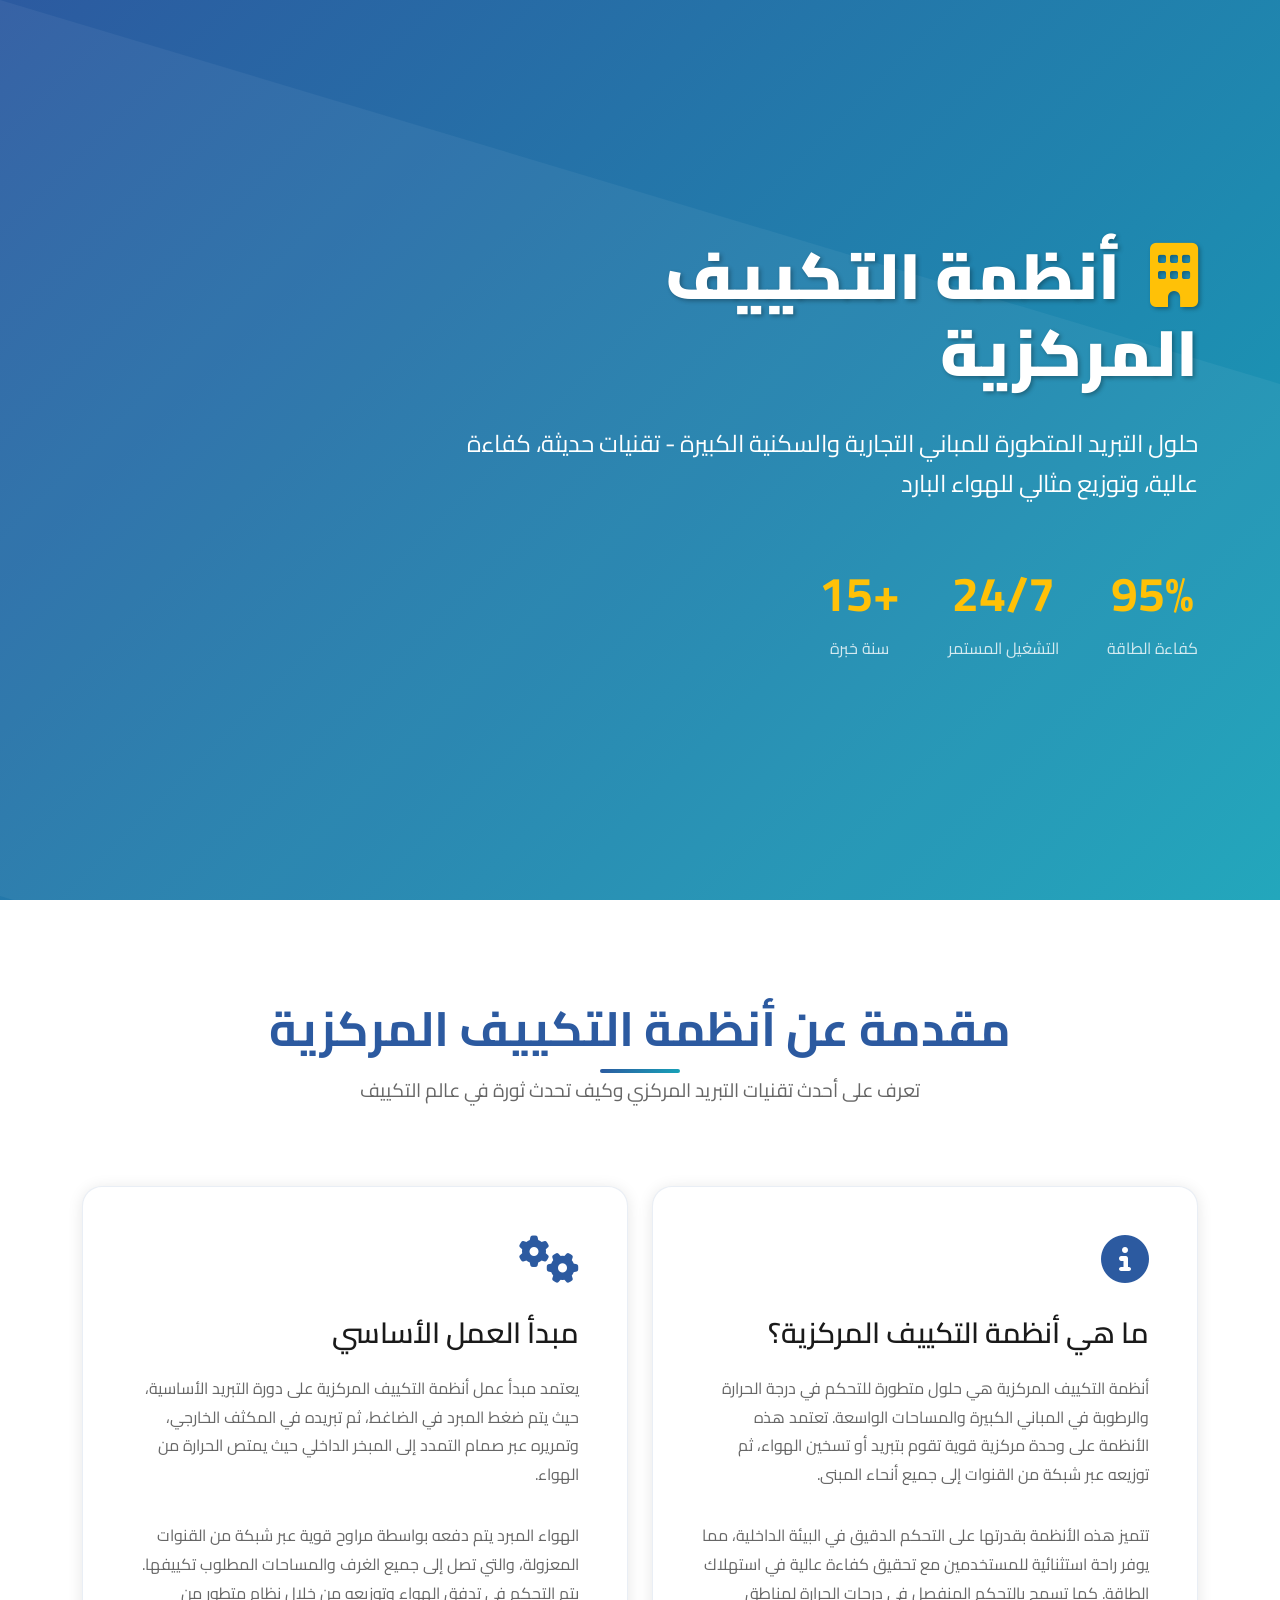
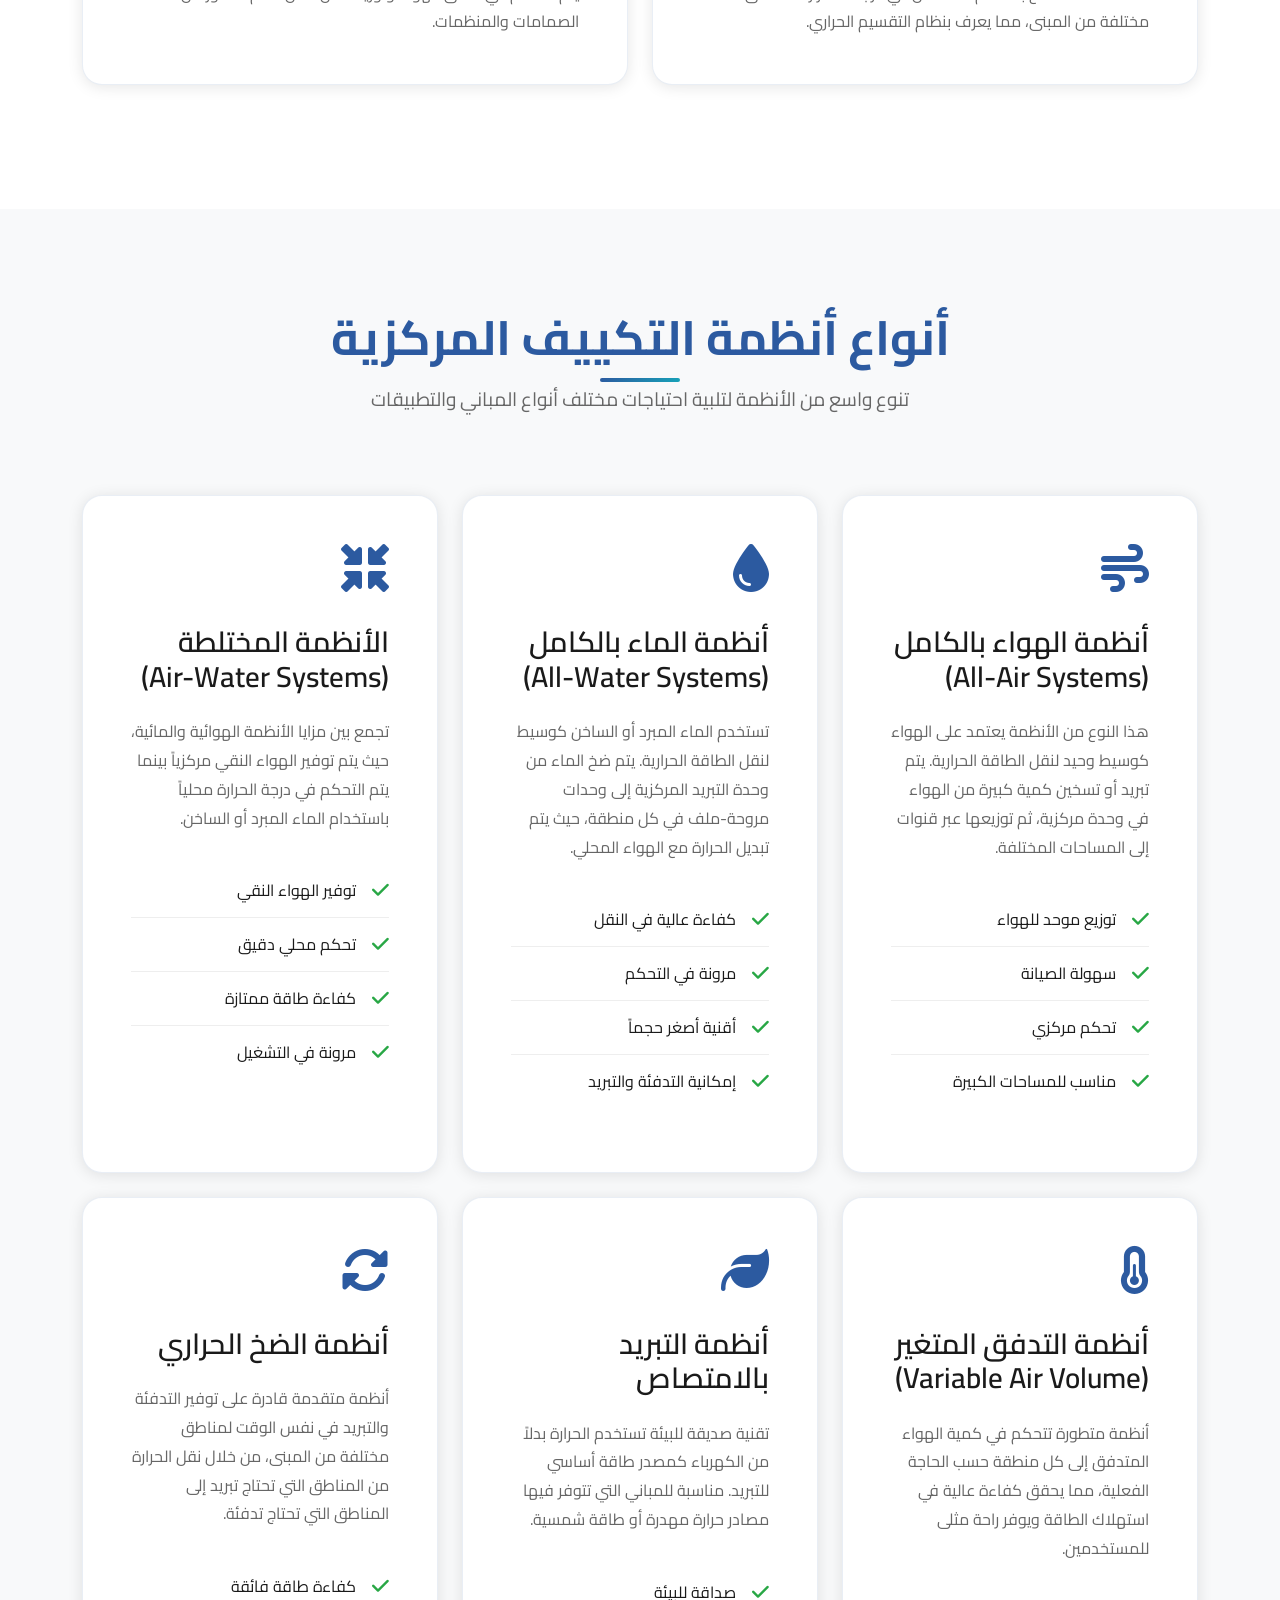
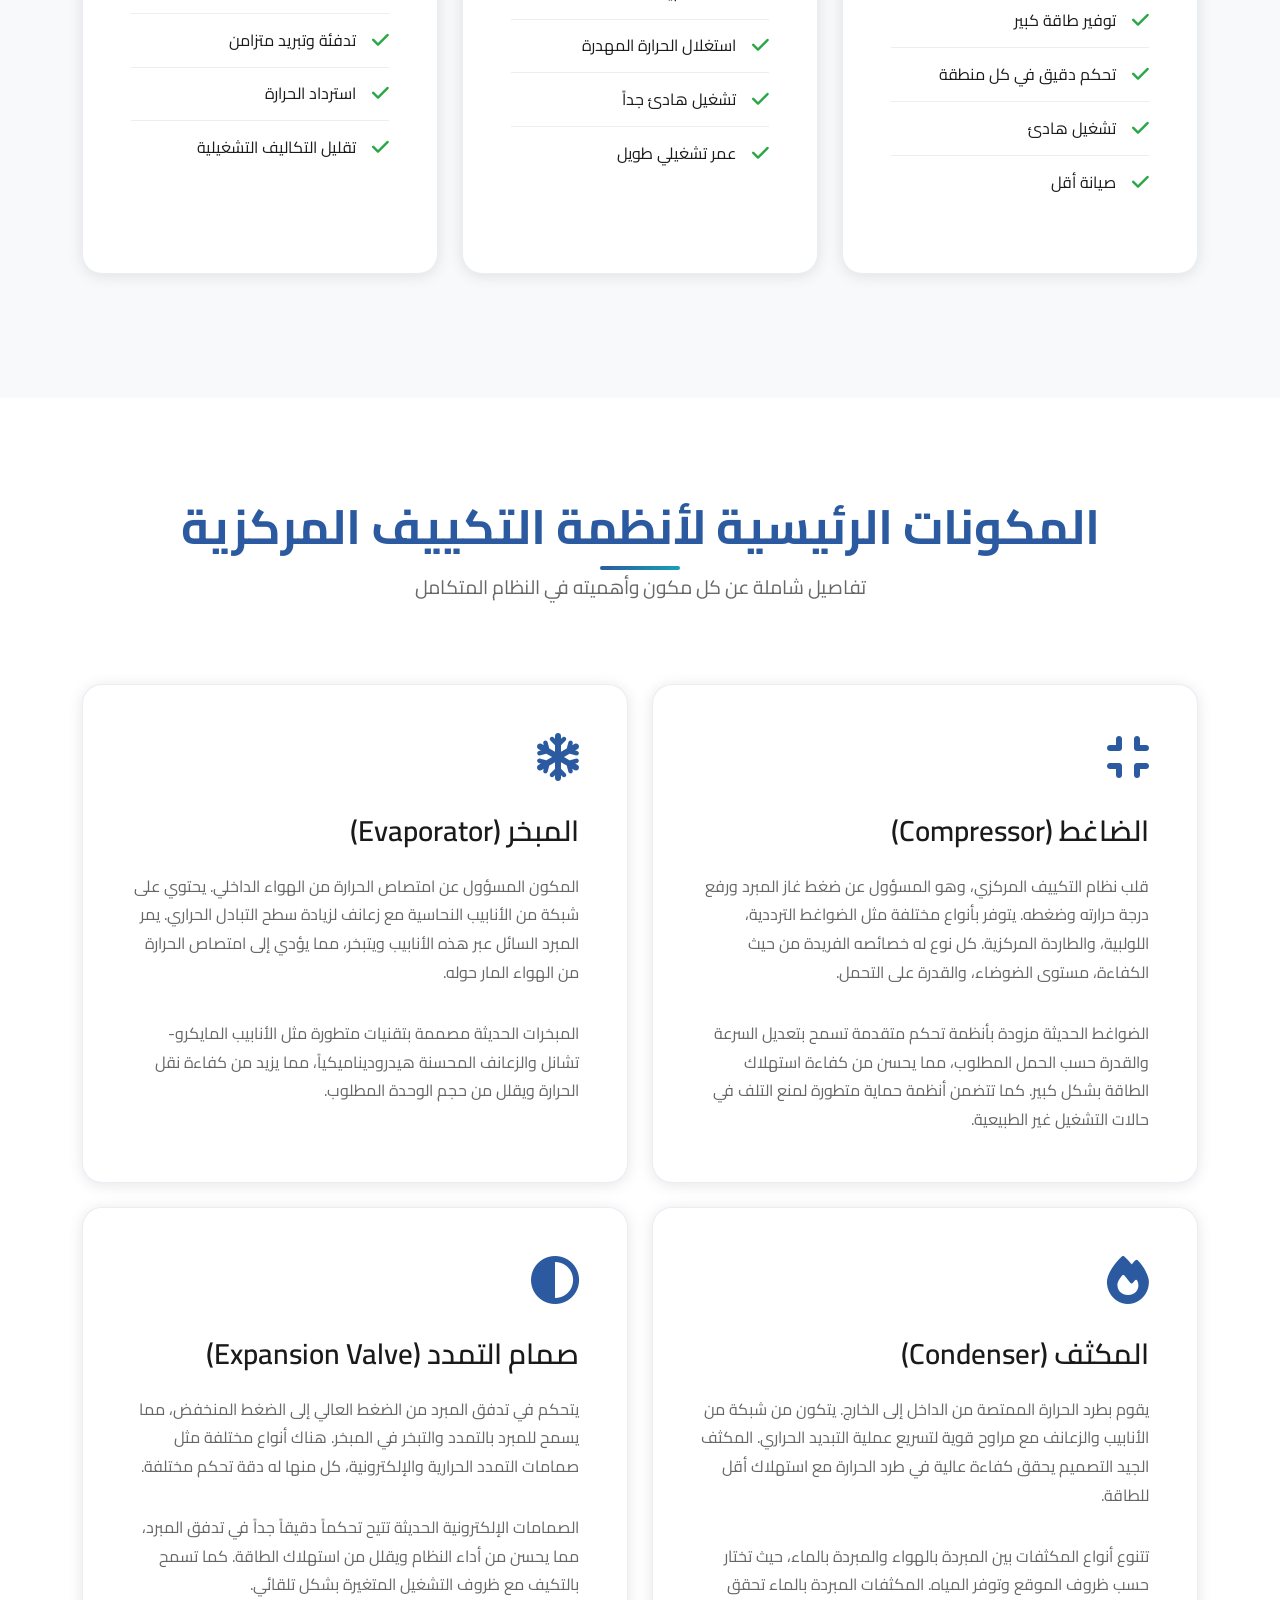
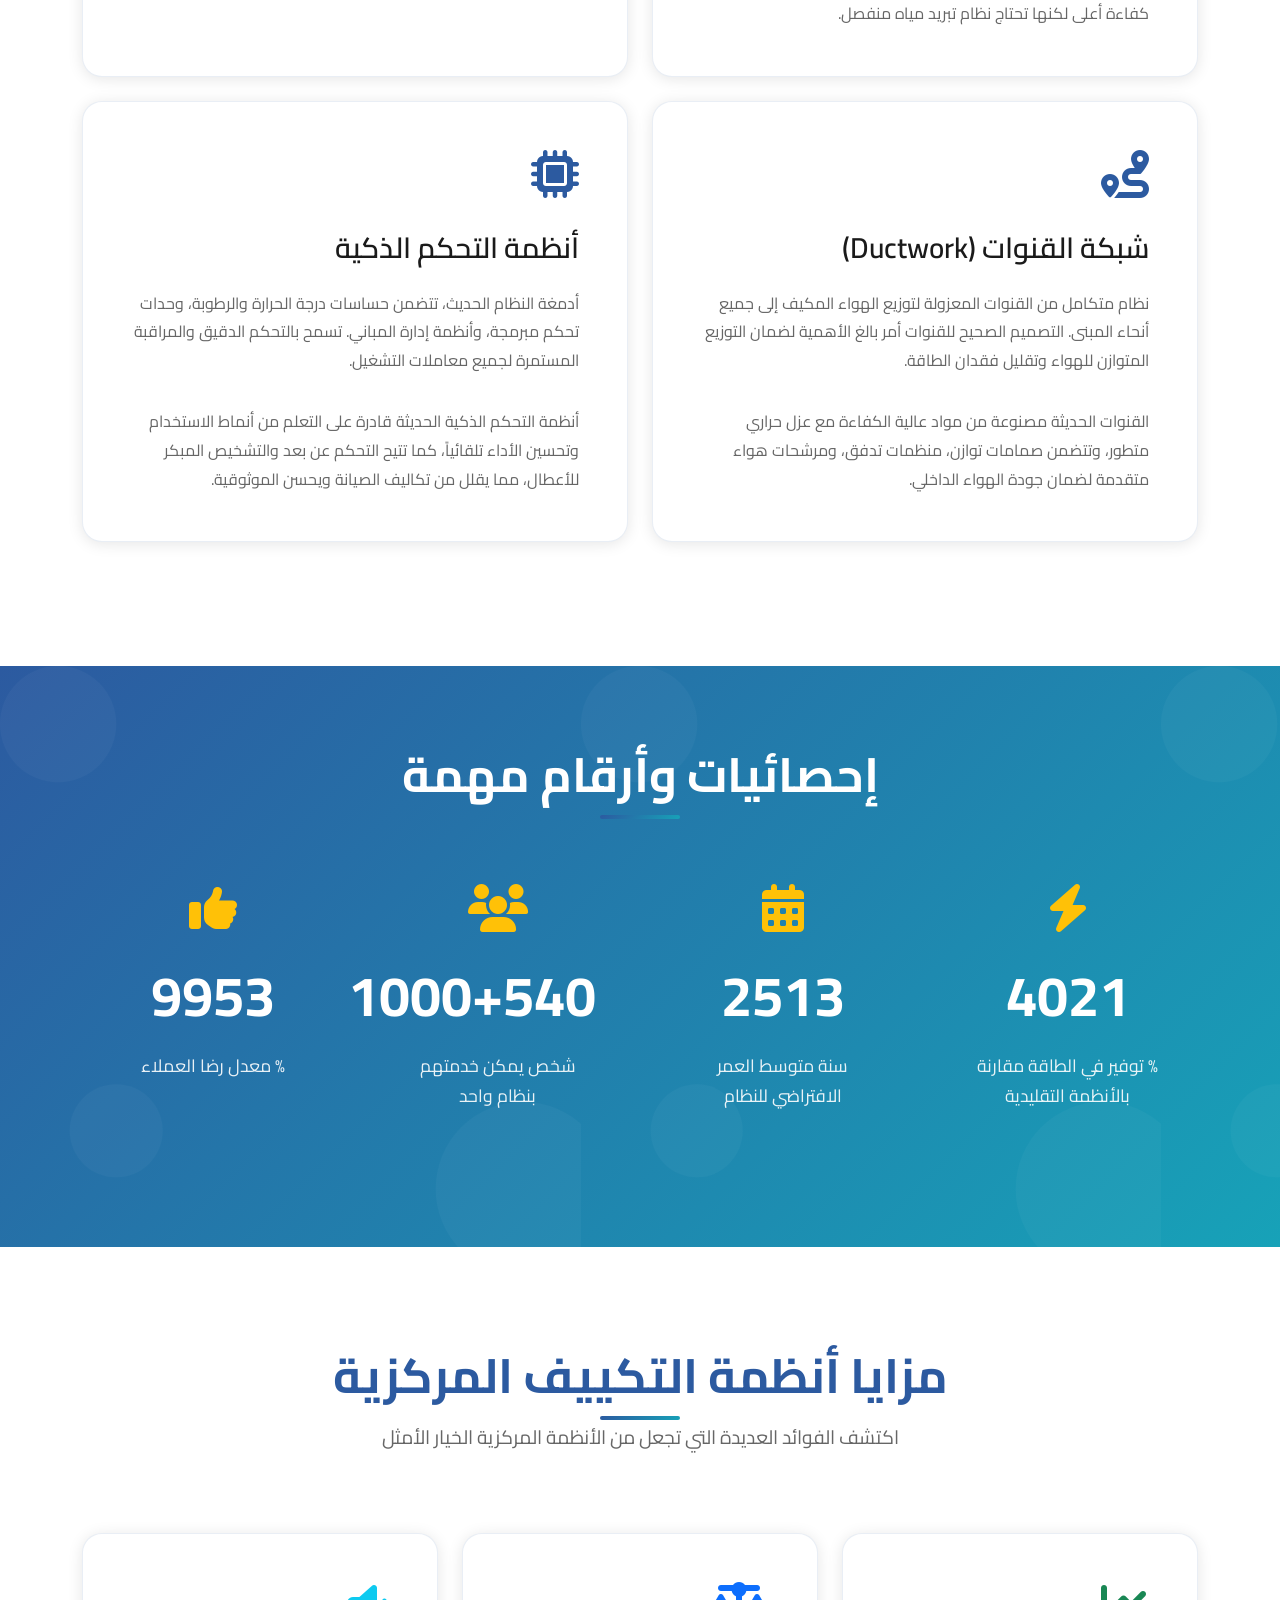
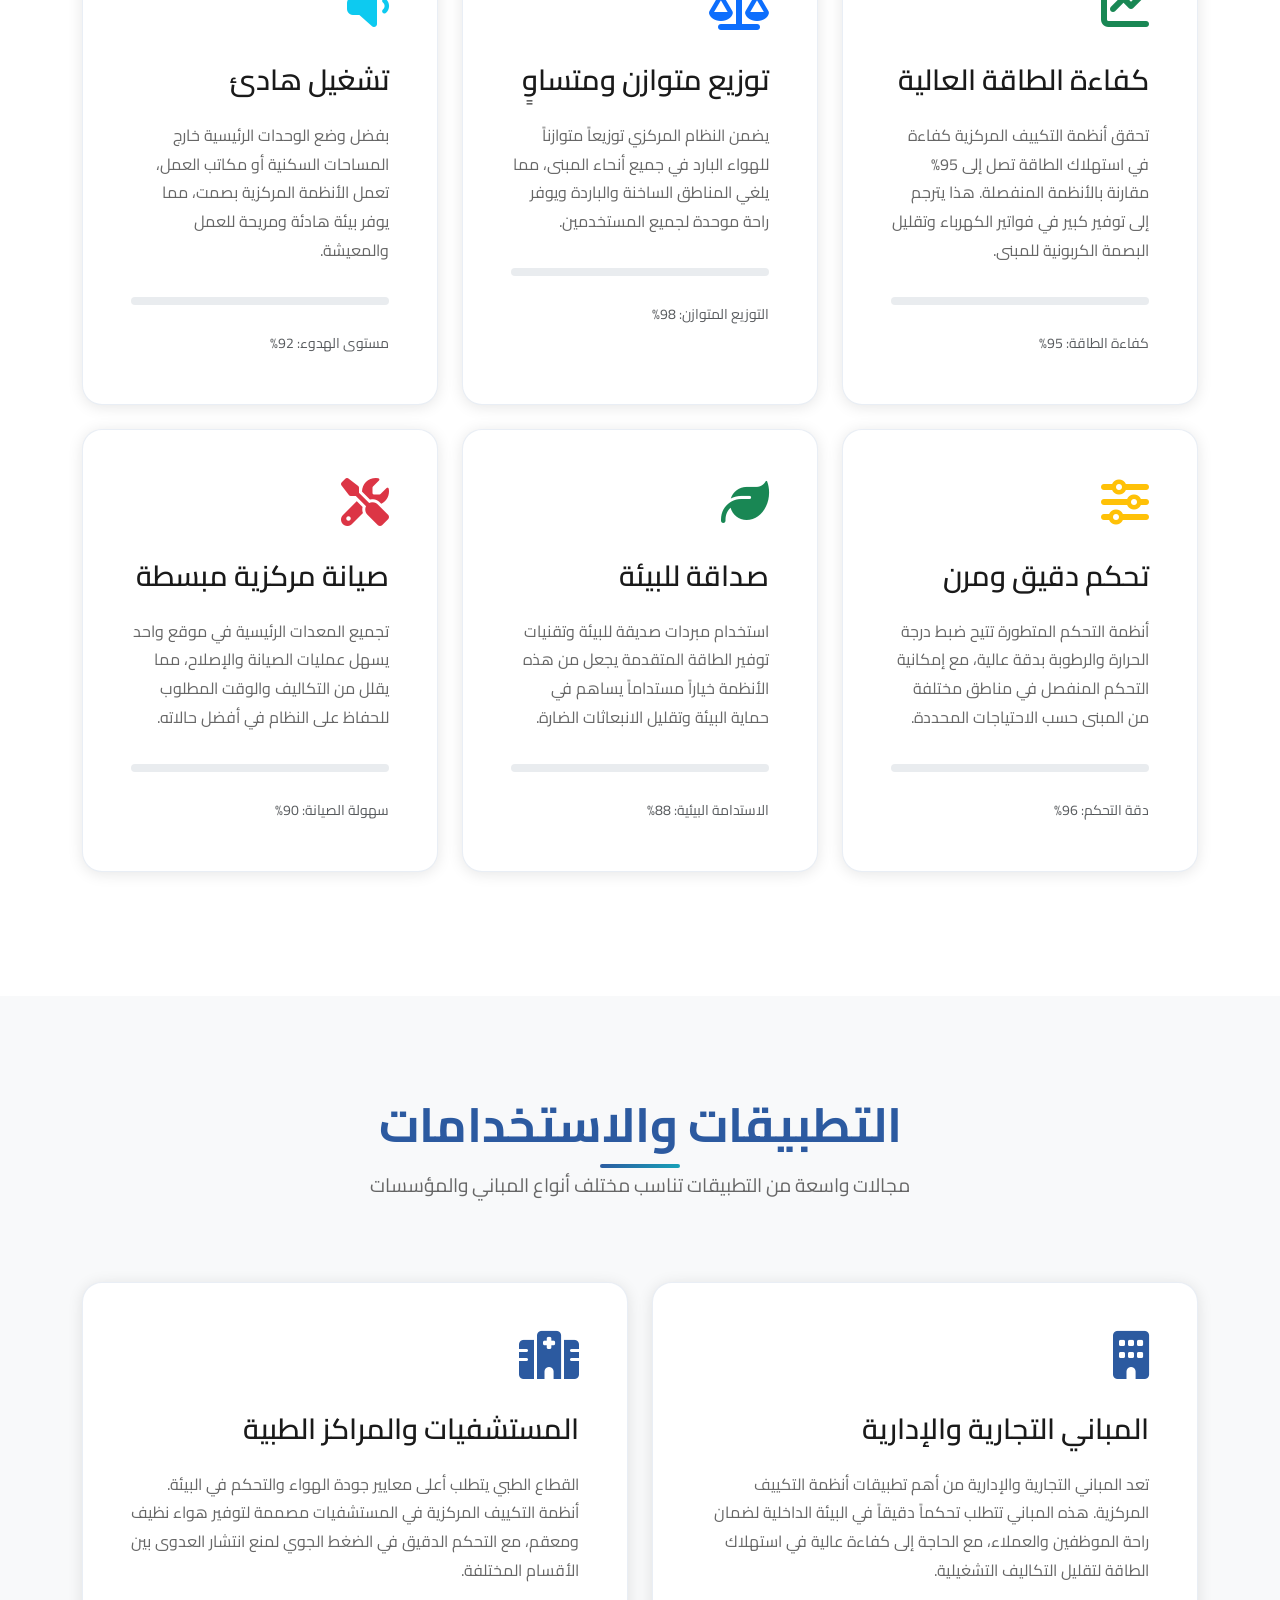
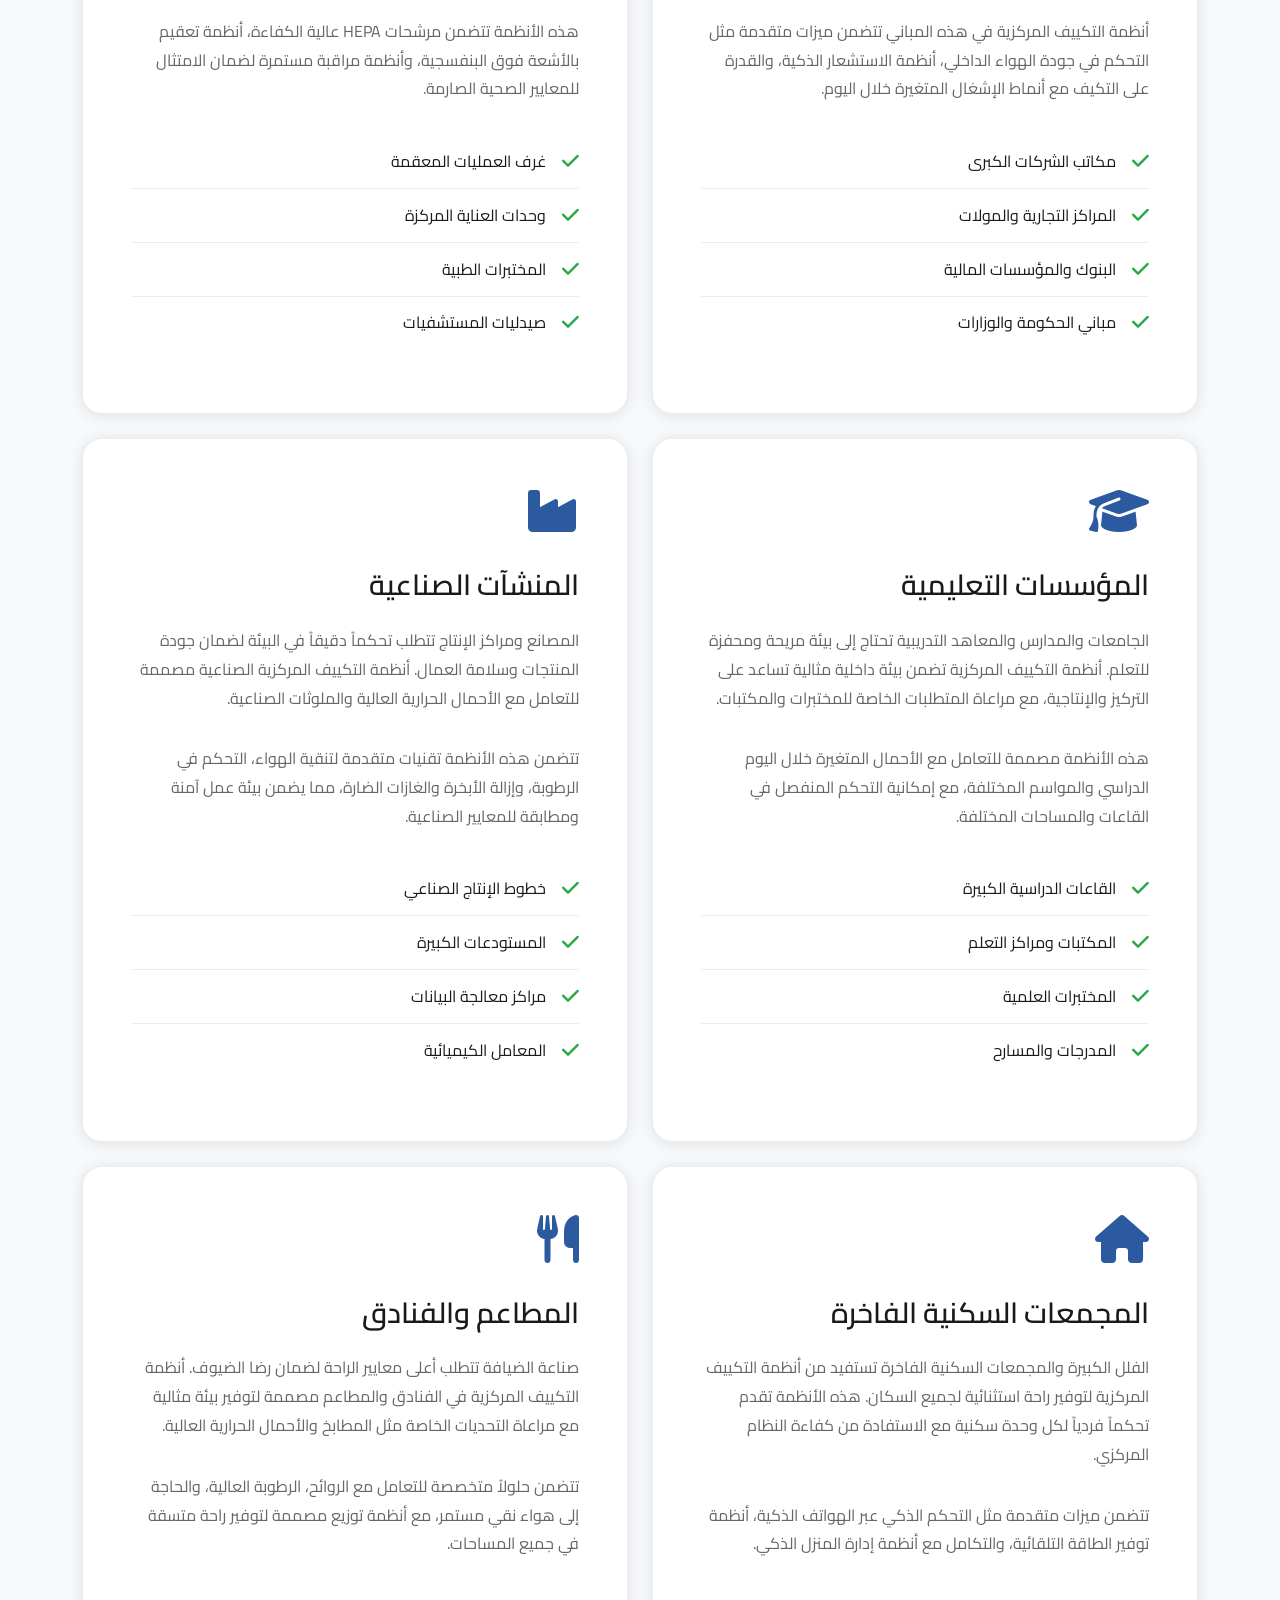
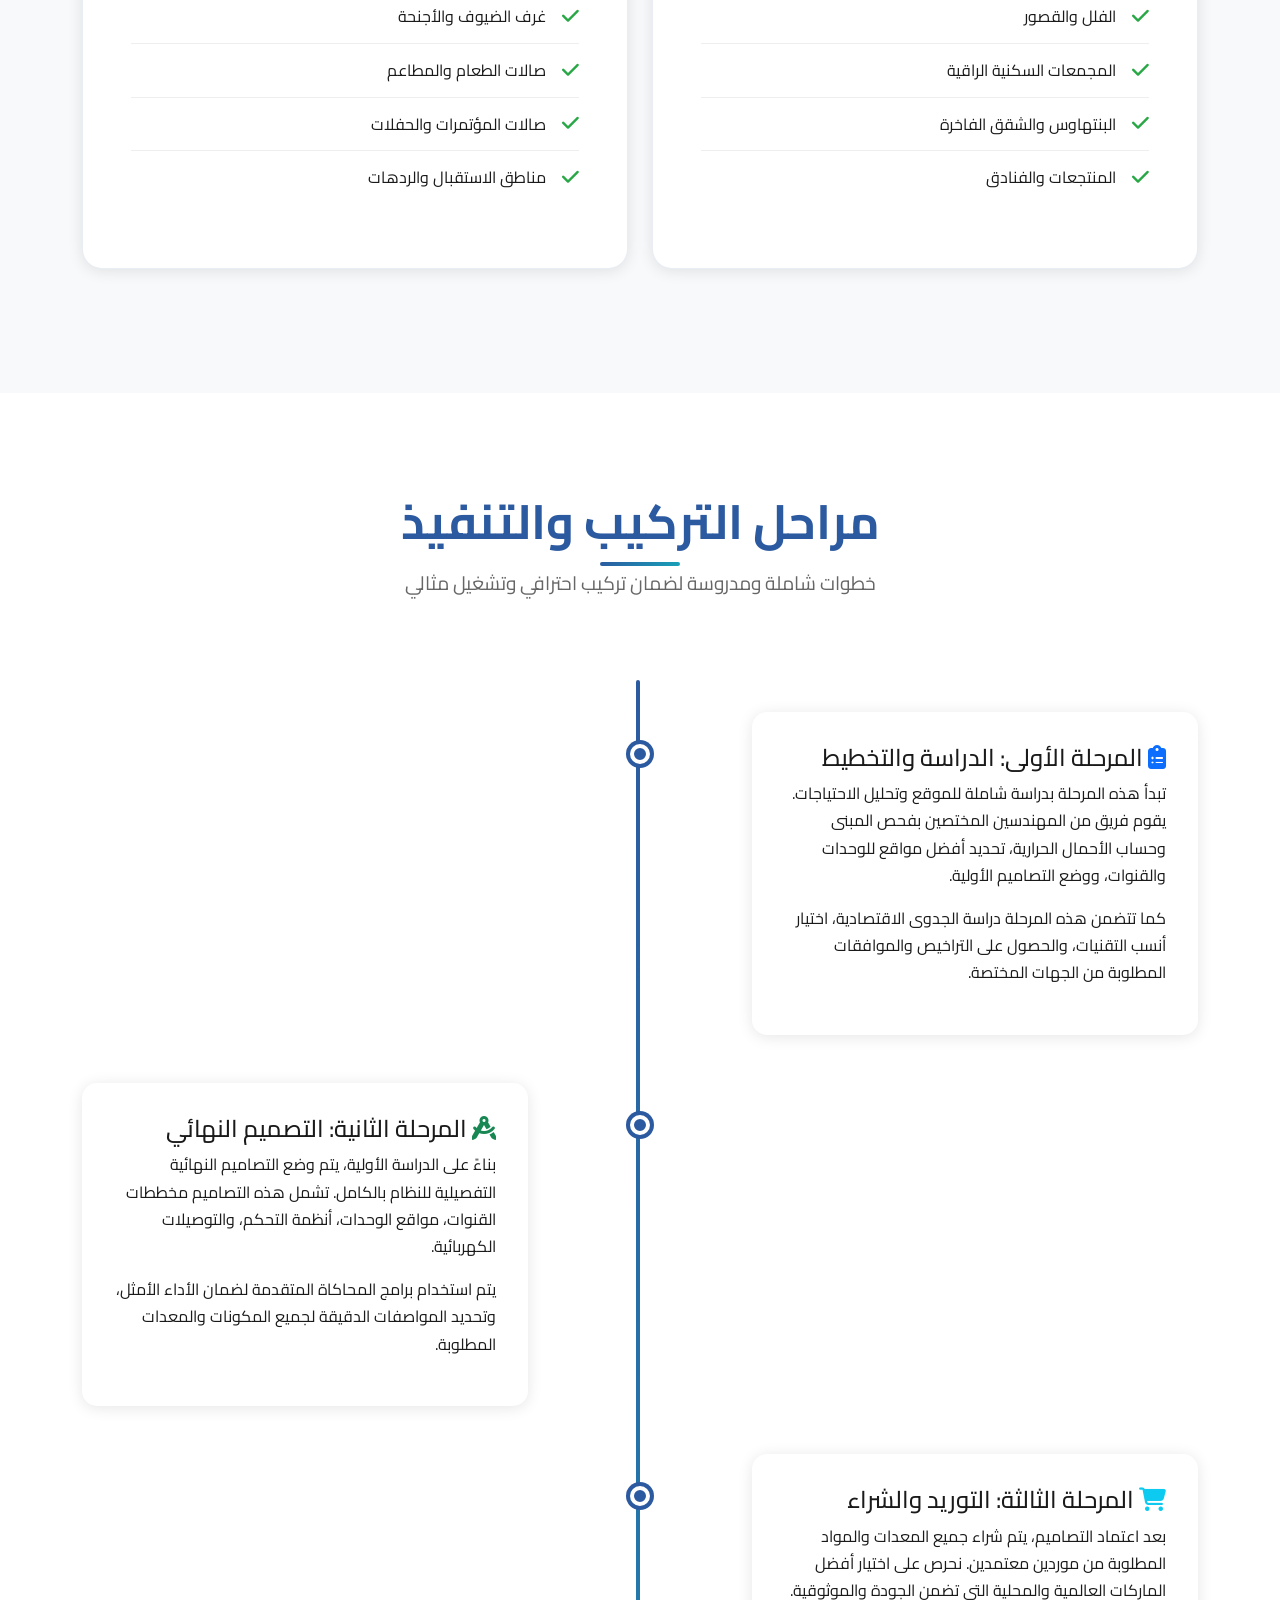
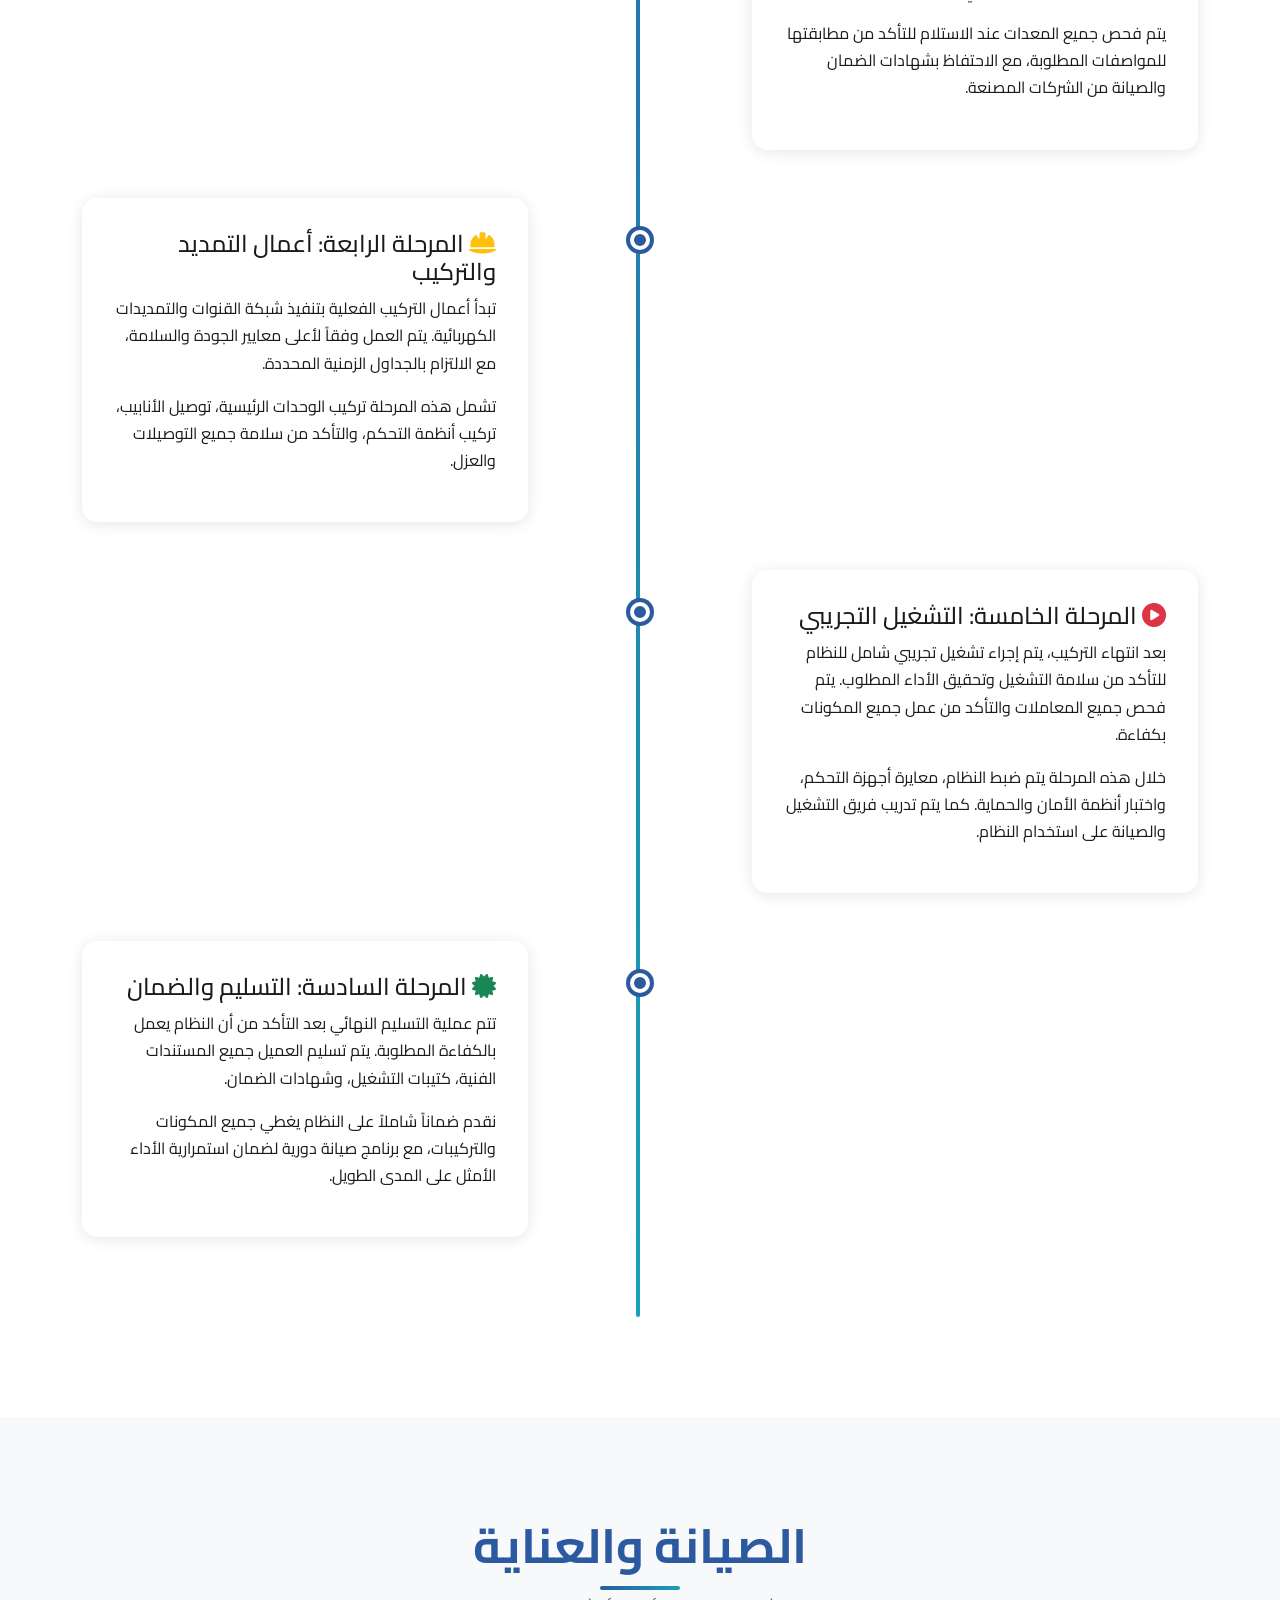
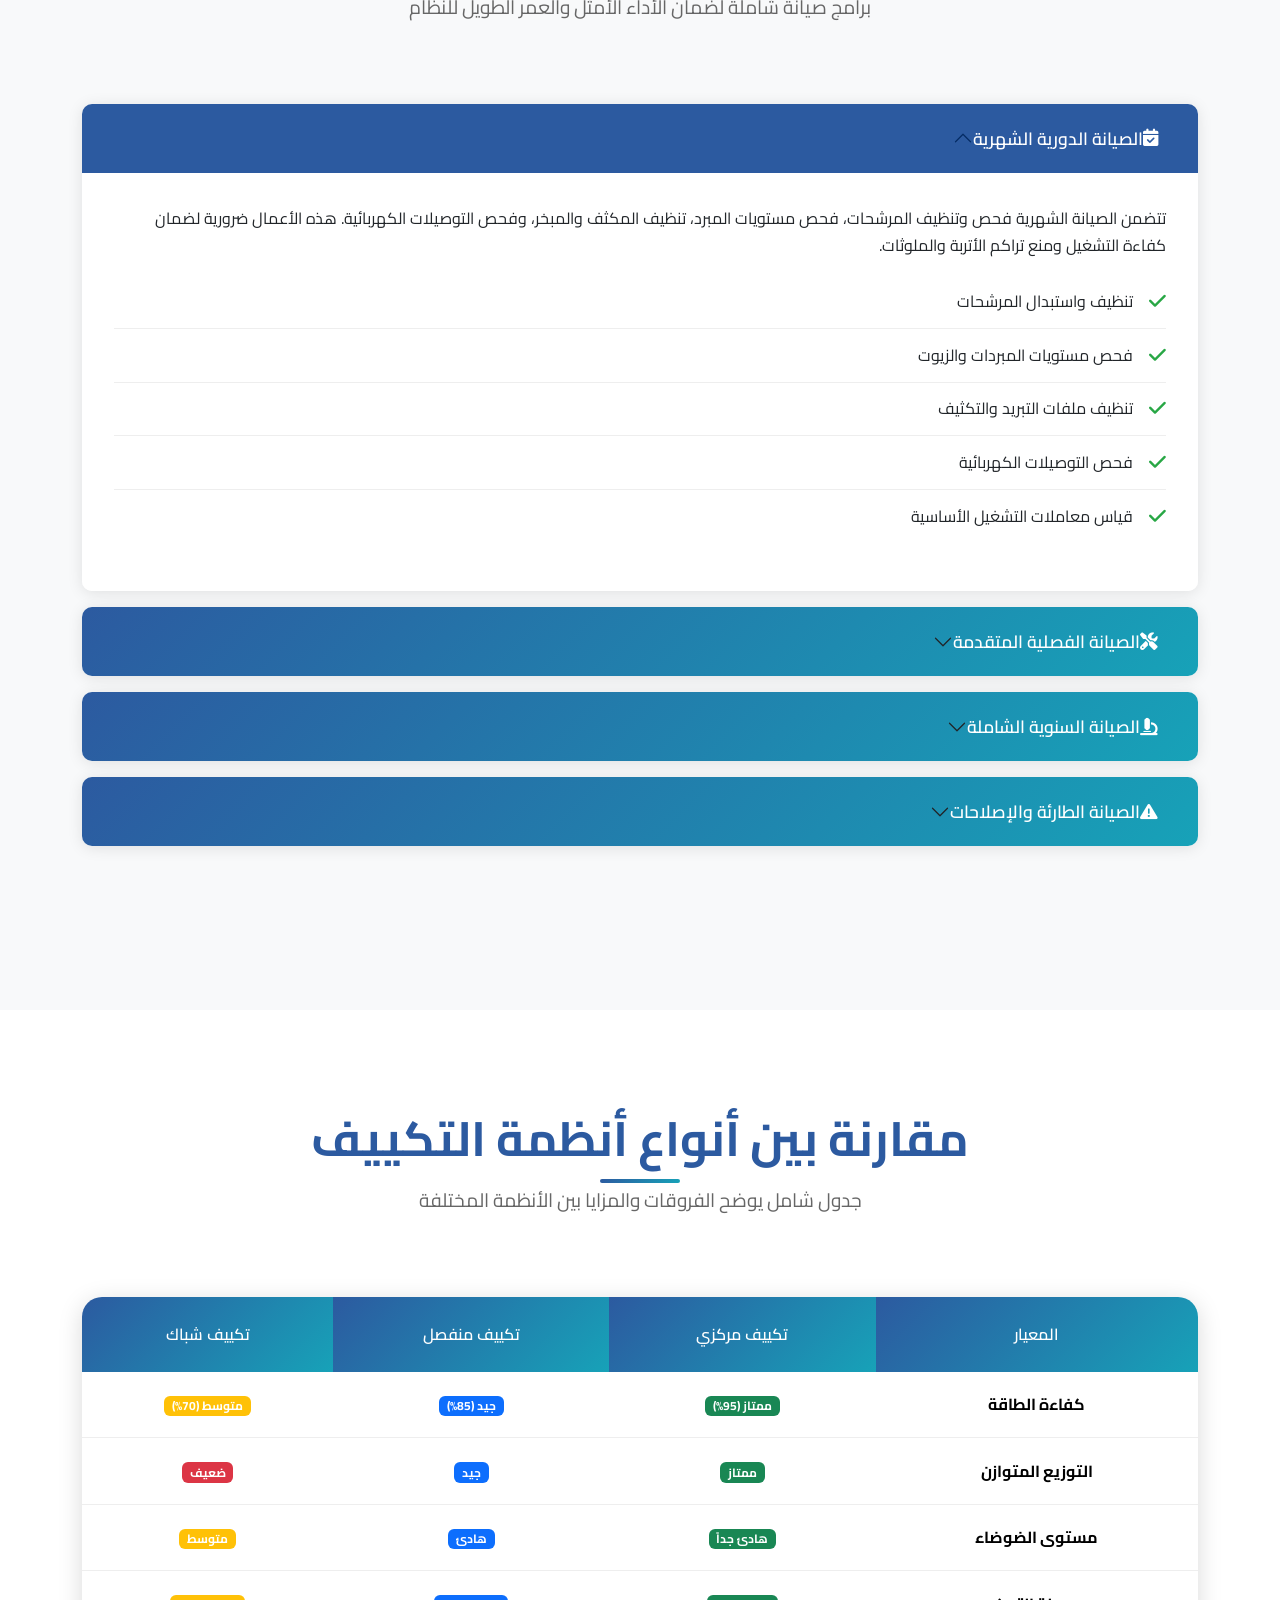
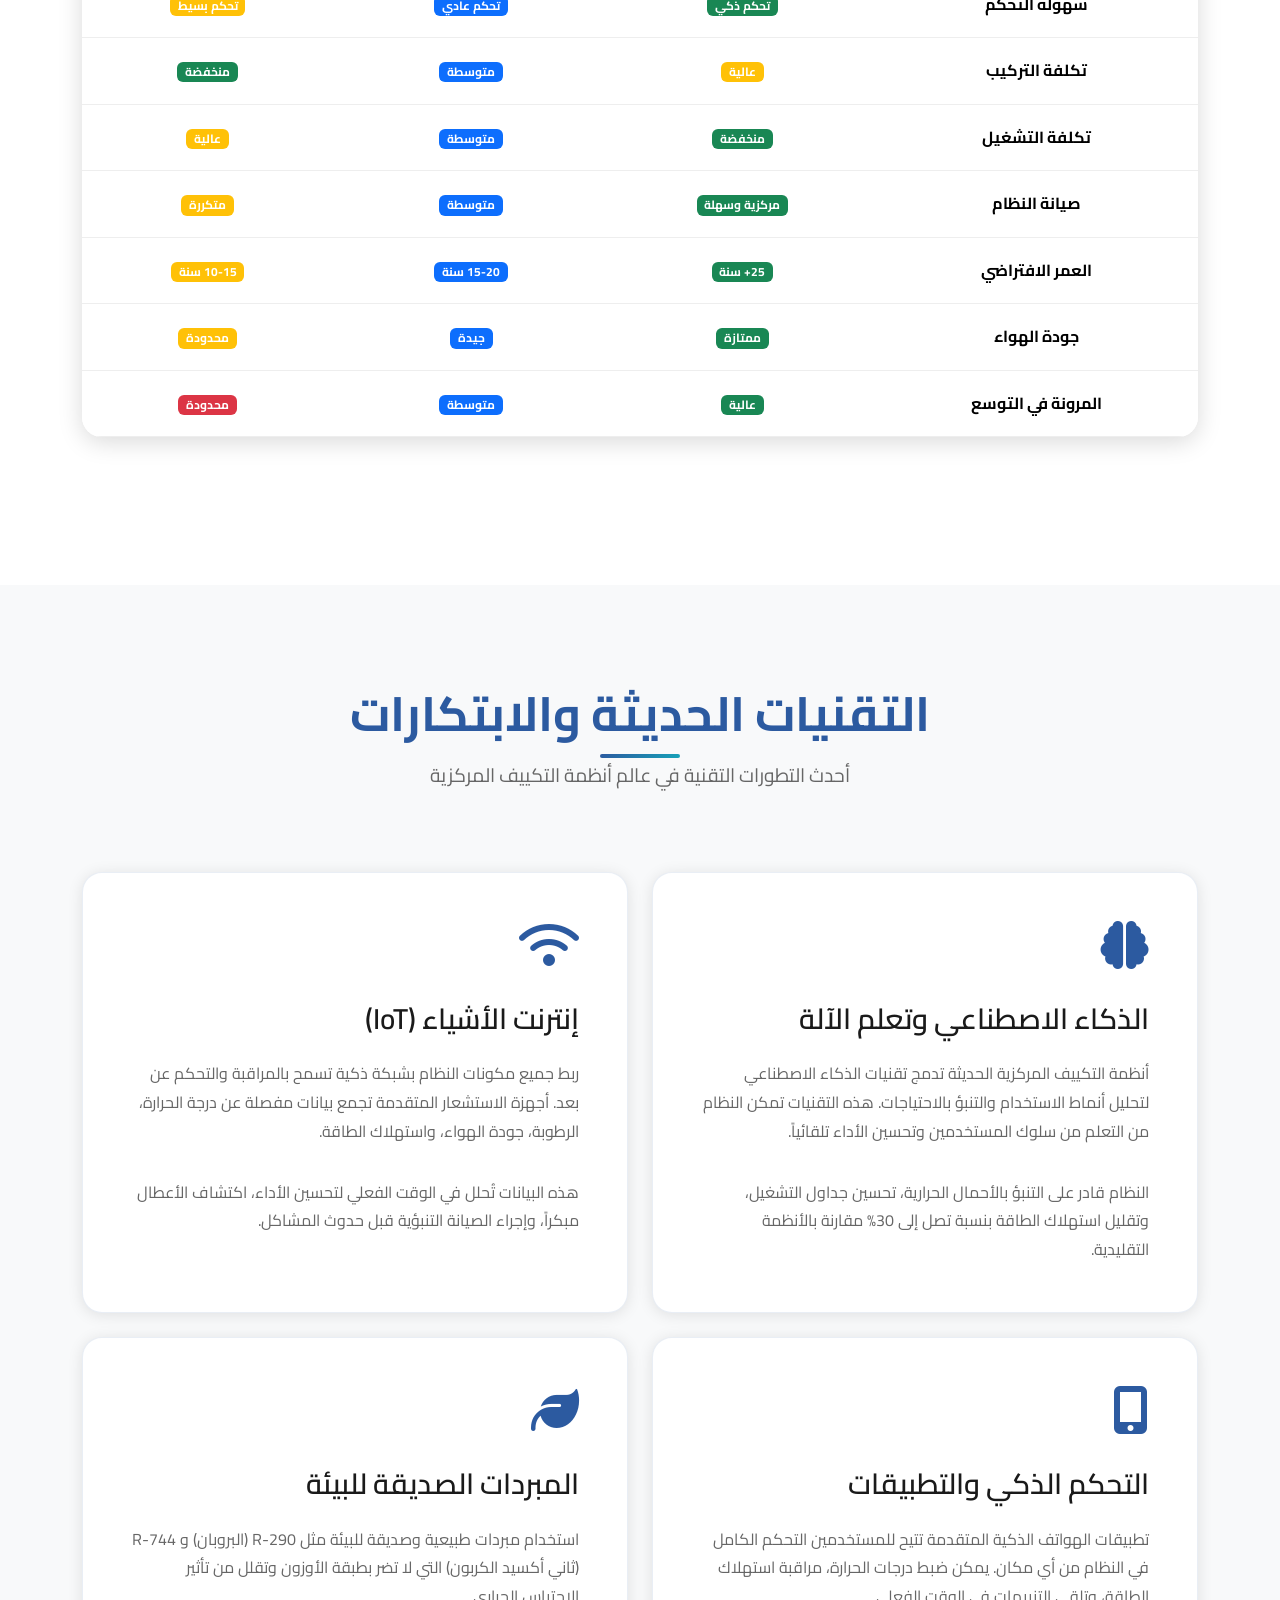
<file: pages/central-acs/index.html>
<!DOCTYPE html>
<html lang="ar" dir="rtl">
<head>
    <meta charset="UTF-8">
    <meta name="viewport" content="width=device-width, initial-scale=1.0">
    <!-- Meta Title -->
    <title>أنظمة التكييف المركزية | حلول تبريد متطورة وفعالة للمباني الكبيرة</title>

    <!-- Meta Description -->
    <meta name="description" content="اكتشف أحدث أنظمة التكييف المركزية للمنازل والشركات، نوفر حلول تبريد ذكية وموفرة للطاقة تناسب جميع أنواع المباني. تركيب وصيانة بأعلى جودة وبضمان شامل.">

    <!-- Meta Keywords -->
    <meta name="keywords" content="أنظمة التكييف المركزية, تكييف مركزي, حلول التبريد الذكية, صيانة التكييف المركزي, تركيب التكييفات, تكييف للمباني الكبيرة, تبريد تجاري, تبريد صناعي, وحدات التكييف المركزية">

    <!-- Meta Robots -->
    <meta name="robots" content="index, follow">

    <!-- Canonical URL -->
    <link rel="canonical" href="http://127.0.0.1:5500/index.html" />

    <!-- Open Graph Meta Tags (for Facebook, WhatsApp, LinkedIn, etc.) -->
    <meta property="og:title" content="أنظمة التكييف المركزية - حلول تبريد متطورة" />
    <meta property="og:description" content="حلول التبريد المركزية بأحدث التقنيات، مناسبة للمباني الكبيرة والمجمعات التجارية. احصل على أداء عالي واستهلاك أقل للطاقة." />
    <meta property="og:image" content="http://127.0.0.1:5500/img/carousel-2.jpg" />
    <meta property="og:url" content="http://127.0.0.1:5500/index.html" />
    <meta property="og:type" content="website" />

    <!-- Twitter Card Meta Tags -->
    <meta name="twitter:card" content="summary_large_image" />
    <meta name="twitter:title" content="أنظمة التكييف المركزية - حلول تبريد متطورة" />
    <meta name="twitter:description" content="أحدث أنظمة التكييف المركزية بكفاءة عالية وخدمة متميزة. اتصل الآن لتصميم نظام تبريد يناسب منشأتك." />
    <meta name="twitter:image" content="http://127.0.0.1:5500/img/carousel-2.jpg" />
        
    <!-- Bootstrap CSS -->
    <link href="https://cdn.jsdelivr.net/npm/bootstrap@5.3.0/dist/css/bootstrap.min.css" rel="stylesheet">
    
    <!-- Font Awesome -->
    <link rel="stylesheet" href="https://cdn.jsdelivr.net/npm/@fortawesome/fontawesome-free@6.4.0/css/all.min.css">
    
    <!-- Google Fonts -->
    <link href="https://fonts.googleapis.com/css2?family=Cairo:wght@300;400;600;700;900&display=swap" rel="stylesheet">
    
    <style>
        :root {
            --primary-color: #2c5aa0;
            --secondary-color: #f8f9fa;
            --accent-color: #17a2b8;
            --dark-color: #1a1a1a;
            --light-color: #ffffff;
            --success-color: #28a745;
            --warning-color: #ffc107;
            --gradient-primary: linear-gradient(135deg, #2c5aa0 0%, #17a2b8 100%);
            --gradient-secondary: linear-gradient(135deg, #f8f9fa 0%, #e9ecef 100%);
            --shadow-light: 0 2px 15px rgba(0,0,0,0.1);
            --shadow-medium: 0 5px 25px rgba(0,0,0,0.15);
            --shadow-heavy: 0 10px 40px rgba(0,0,0,0.2);
        }

        * {
            margin: 0;
            padding: 0;
            box-sizing: border-box;
        }

        body {
            font-family: 'Cairo', sans-serif;
            line-height: 1.7;
            color: var(--dark-color);
            background-color: var(--light-color);
            overflow-x: hidden;
        }

        /* Hero Section */
        .hero-section {
            background: var(--gradient-primary);
            min-height: 100vh;
            display: flex;
            align-items: center;
            position: relative;
            overflow: hidden;
        }

        .hero-section::before {
            content: '';
            position: absolute;
            top: 0;
            left: 0;
            right: 0;
            bottom: 0;
            background: url('data:image/svg+xml,<svg xmlns="http://www.w3.org/2000/svg" viewBox="0 0 1000 1000"><polygon fill="rgba(255,255,255,0.05)" points="0,0 1000,300 1000,1000 0,700"/></svg>');
            background-size: cover;
        }

        .hero-content {
            position: relative;
            z-index: 2;
            color: white;
        }

        .hero-title {
            font-size: 4rem;
            font-weight: 900;
            margin-bottom: 2rem;
            text-shadow: 2px 2px 4px rgba(0,0,0,0.3);
            animation: fadeInUp 1s ease-out;
        }

        .hero-subtitle {
            font-size: 1.5rem;
            font-weight: 400;
            margin-bottom: 3rem;
            opacity: 0.9;
            animation: fadeInUp 1s ease-out 0.3s both;
        }

        .hero-stats {
            display: flex;
            gap: 3rem;
            margin-top: 3rem;
            animation: fadeInUp 1s ease-out 0.6s both;
        }

        .stat-item {
            text-align: center;
        }

        .stat-number {
            font-size: 3rem;
            font-weight: 700;
            display: block;
            color: var(--warning-color);
        }

        .stat-label {
            font-size: 1rem;
            opacity: 0.8;
        }

        /* Floating Animation */
        .floating {
            animation: floating 3s ease-in-out infinite;
        }

        @keyframes floating {
            0%, 100% { transform: translateY(0px); }
            50% { transform: translateY(-20px); }
        }

        /* Animations */
        @keyframes fadeInUp {
            from {
                opacity: 0;
                transform: translateY(50px);
            }
            to {
                opacity: 1;
                transform: translateY(0);
            }
        }

        @keyframes slideInLeft {
            from {
                opacity: 0;
                transform: translateX(-100px);
            }
            to {
                opacity: 1;
                transform: translateX(0);
            }
        }

        @keyframes slideInRight {
            from {
                opacity: 0;
                transform: translateX(100px);
            }
            to {
                opacity: 1;
                transform: translateX(0);
            }
        }

        @keyframes scaleIn {
            from {
                opacity: 0;
                transform: scale(0.8);
            }
            to {
                opacity: 1;
                transform: scale(1);
            }
        }

        @keyframes rotateIn {
            from {
                opacity: 0;
                transform: rotate(-180deg) scale(0.5);
            }
            to {
                opacity: 1;
                transform: rotate(0deg) scale(1);
            }
        }

        /* Section Styling */
        .section {
            padding: 100px 0;
            position: relative;
        }

        .section-title {
            font-size: 3rem;
            font-weight: 700;
            text-align: center;
            margin-bottom: 1rem;
            color: var(--primary-color);
            position: relative;
        }

        .section-title::after {
            content: '';
            position: absolute;
            bottom: -15px;
            left: 50%;
            transform: translateX(-50%);
            width: 80px;
            height: 4px;
            background: var(--gradient-primary);
            border-radius: 2px;
        }

        .section-subtitle {
            font-size: 1.2rem;
            text-align: center;
            color: #666;
            margin-bottom: 5rem;
            max-width: 600px;
            margin-left: auto;
            margin-right: auto;
        }

        /* Cards */
        .modern-card {
            background: white;
            border-radius: 20px;
            padding: 3rem;
            box-shadow: var(--shadow-light);
            transition: all 0.4s ease;
            border: 1px solid rgba(44, 90, 160, 0.1);
            height: 100%;
            position: relative;
            overflow: hidden;
        }

        .modern-card::before {
            content: '';
            position: absolute;
            top: 0;
            left: 0;
            right: 0;
            height: 5px;
            background: var(--gradient-primary);
            transform: scaleX(0);
            transition: transform 0.4s ease;
        }

        .modern-card:hover::before {
            transform: scaleX(1);
        }

        .modern-card:hover {
            transform: translateY(-10px);
            box-shadow: var(--shadow-heavy);
        }

        .card-icon {
            font-size: 3rem;
            color: var(--primary-color);
            margin-bottom: 2rem;
            display: block;
            animation: rotateIn 0.8s ease-out;
        }

        .card-title {
            font-size: 1.8rem;
            font-weight: 600;
            margin-bottom: 1.5rem;
            color: var(--dark-color);
        }

        .card-text {
            color: #666;
            line-height: 1.8;
            margin-bottom: 2rem;
        }

        /* Feature List */
        .feature-list {
            list-style: none;
            padding: 0;
        }

        .feature-list li {
            padding: 0.8rem 0;
            border-bottom: 1px solid #eee;
            display: flex;
            align-items: center;
            transition: all 0.3s ease;
        }

        .feature-list li:hover {
            background-color: #f8f9fa;
            padding-right: 1rem;
        }

        .feature-list li:last-child {
            border-bottom: none;
        }

        .feature-list i {
            color: var(--success-color);
            margin-left: 1rem;
            font-size: 1.2rem;
        }

        /* Comparison Table */
        .comparison-table {
            background: white;
            border-radius: 20px;
            overflow: hidden;
            box-shadow: var(--shadow-medium);
            margin-bottom: 3rem;
        }

        .comparison-table .table {
            margin-bottom: 0;
        }

        .comparison-table .table thead th {
            background: var(--gradient-primary);
            color: white;
            border: none;
            padding: 1.5rem;
            font-weight: 600;
            text-align: center;
        }

        .comparison-table .table tbody td {
            padding: 1.2rem;
            text-align: center;
            border-color: #eee;
            vertical-align: middle;
        }

        .comparison-table .table tbody tr:hover {
            background-color: #f8f9fa;
        }

        /* Progress Bars */
        .progress-modern {
            height: 8px;
            border-radius: 10px;
            background-color: #e9ecef;
            margin-bottom: 1.5rem;
            overflow: hidden;
            position: relative;
        }

        .progress-modern .progress-bar {
            border-radius: 10px;
            background: var(--gradient-primary);
            transition: width 2s ease-in-out;
            position: relative;
            overflow: hidden;
        }

        .progress-modern .progress-bar::after {
            content: '';
            position: absolute;
            top: 0;
            left: 0;
            bottom: 0;
            right: 0;
            background: linear-gradient(90deg, transparent, rgba(255,255,255,0.4), transparent);
            animation: shimmer 2s infinite;
        }

        @keyframes shimmer {
            0% { transform: translateX(-100%); }
            100% { transform: translateX(100%); }
        }

        /* Timeline */
        .timeline {
            position: relative;
            padding: 2rem 0;
        }

        .timeline::before {
            content: '';
            position: absolute;
            top: 0;
            right: 50%;
            width: 4px;
            height: 100%;
            background: var(--gradient-primary);
            border-radius: 2px;
        }

        .timeline-item {
            position: relative;
            margin-bottom: 3rem;
            animation: fadeInUp 0.8s ease-out;
        }

        .timeline-item:nth-child(odd) .timeline-content {
            margin-left: 60%;
        }

        .timeline-item:nth-child(even) .timeline-content {
            margin-right: 60%;
        }

        .timeline-content {
            background: white;
            padding: 2rem;
            border-radius: 15px;
            box-shadow: var(--shadow-light);
            position: relative;
        }

        .timeline-item::after {
            content: '';
            position: absolute;
            top: 2rem;
            right: 50%;
            transform: translateX(50%);
            width: 20px;
            height: 20px;
            background: var(--primary-color);
            border-radius: 50%;
            border: 4px solid white;
            box-shadow: 0 0 0 4px var(--primary-color);
        }

        /* Accordion */
        .accordion-modern .accordion-item {
            border: none;
            margin-bottom: 1rem;
            border-radius: 10px;
            overflow: hidden;
            box-shadow: var(--shadow-light);
        }

        .accordion-modern .accordion-header .accordion-button {
            background: var(--gradient-primary);
            color: white;
            border: none;
            padding: 1.5rem;
            font-weight: 600;
            font-size: 1.1rem;
        }

        .accordion-modern .accordion-header .accordion-button:not(.collapsed) {
            background: var(--primary-color);
            box-shadow: none;
        }

        .accordion-modern .accordion-body {
            padding: 2rem;
            background: white;
        }

        /* Statistics Section */
        .stats-section {
            background: var(--gradient-primary);
            color: white;
            padding: 80px 0;
            position: relative;
            overflow: hidden;
        }

        .stats-section::before {
            content: '';
            position: absolute;
            top: 0;
            left: 0;
            right: 0;
            bottom: 0;
            background: url('data:image/svg+xml,<svg xmlns="http://www.w3.org/2000/svg" viewBox="0 0 1000 1000"><circle fill="rgba(255,255,255,0.03)" cx="100" cy="100" r="100"/><circle fill="rgba(255,255,255,0.03)" cx="900" cy="900" r="150"/><circle fill="rgba(255,255,255,0.03)" cx="200" cy="800" r="80"/></svg>');
        }

        .stat-card {
            text-align: center;
            padding: 2rem;
            position: relative;
            z-index: 2;
        }

        .stat-icon {
            font-size: 3rem;
            margin-bottom: 1rem;
            color: var(--warning-color);
        }

        .stat-value {
            font-size: 3.5rem;
            font-weight: 700;
            margin-bottom: 0.5rem;
            counter-reset: num var(--num);
        }

        .stat-value::after {
            content: counter(num);
            animation: countUp 2s ease-out;
        }

        @keyframes countUp {
            from { --num: 0; }
            to { --num: var(--target); }
        }

        .stat-description {
            font-size: 1.1rem;
            opacity: 0.9;
        }

        /* Footer */
        .footer {
            background: var(--dark-color);
            color: white;
            padding: 60px 0 30px;
        }

        .footer-content {
            display: grid;
            grid-template-columns: repeat(auto-fit, minmax(250px, 1fr));
            gap: 3rem;
            margin-bottom: 3rem;
        }

        .footer-section h5 {
            color: var(--warning-color);
            margin-bottom: 1.5rem;
            font-weight: 600;
        }

        .footer-section ul {
            list-style: none;
            padding: 0;
        }

        .footer-section ul li {
            margin-bottom: 0.8rem;
        }

        .footer-section ul li a {
            color: #ccc;
            text-decoration: none;
            transition: color 0.3s ease;
        }

        .footer-section ul li a:hover {
            color: var(--warning-color);
        }

        .footer-bottom {
            border-top: 1px solid #333;
            padding-top: 2rem;
            text-align: center;
            color: #999;
        }

        /* Responsive Design */
        @media (max-width: 768px) {
            .hero-title {
                font-size: 2.5rem;
            }
            
            .hero-subtitle {
                font-size: 1.2rem;
            }
            
            .hero-stats {
                flex-direction: column;
                gap: 1.5rem;
            }
            
            .section-title {
                font-size: 2rem;
            }
            
            .timeline::before {
                right: 1rem;
            }
            
            .timeline-item:nth-child(odd) .timeline-content,
            .timeline-item:nth-child(even) .timeline-content {
                margin-left: 3rem;
                margin-right: 0;
            }
        }

        /* Scroll Animations */
        .animate-on-scroll {
            opacity: 0;
            transform: translateY(50px);
            transition: all 0.8s ease;
        }

        .animate-on-scroll.animated {
            opacity: 1;
            transform: translateY(0);
        }

        /* Custom Scrollbar */
        ::-webkit-scrollbar {
            width: 8px;
        }

        ::-webkit-scrollbar-track {
            background: #f1f1f1;
        }

        ::-webkit-scrollbar-thumb {
            background: var(--primary-color);
            border-radius: 4px;
        }

        ::-webkit-scrollbar-thumb:hover {
            background: var(--accent-color);
        }

        /* Print Styles for PDF */
        @media print {
            body {
                font-size: 12px;
                line-height: 1.4;
            }
            
            .hero-section {
                min-height: auto;
                padding: 40px 0;
            }
            
            .section {
                padding: 40px 0;
            }
            
            .modern-card {
                break-inside: avoid;
                page-break-inside: avoid;
            }
            
            .timeline-item {
                break-inside: avoid;
                page-break-inside: avoid;
            }
        }
    </style>
</head>
<body>
    <!-- Hero Section -->
    <section class="hero-section">
        <div class="container">
            <div class="row align-items-center">
                <div class="col-lg-8">
                    <div class="hero-content">
                        <h1 class="hero-title">
                            <i class="fas fa-building floating" style="color: #ffc107; margin-left: 1rem;"></i>
                            أنظمة التكييف المركزية
                        </h1>
                        <p class="hero-subtitle">
                            حلول التبريد المتطورة للمباني التجارية والسكنية الكبيرة - تقنيات حديثة، كفاءة عالية، وتوزيع مثالي للهواء البارد
                        </p>
                        <div class="hero-stats">
                            <div class="stat-item">
                                <span class="stat-number">95%</span>
                                <span class="stat-label">كفاءة الطاقة</span>
                            </div>
                            <div class="stat-item">
                                <span class="stat-number">24/7</span>
                                <span class="stat-label">التشغيل المستمر</span>
                            </div>
                            <div class="stat-item">
                                <span class="stat-number">+15</span>
                                <span class="stat-label">سنة خبرة</span>
                            </div>
                        </div>
                    </div>
                </div>
            </div>
        </div>
    </section>

    <!-- Introduction Section -->
    <section class="section">
        <div class="container">
            <div class="row">
                <div class="col-12">
                    <h2 class="section-title animate-on-scroll">مقدمة عن أنظمة التكييف المركزية</h2>
                    <p class="section-subtitle animate-on-scroll">
                        تعرف على أحدث تقنيات التبريد المركزي وكيف تحدث ثورة في عالم التكييف
                    </p>
                </div>
            </div>
            <div class="row">
                <div class="col-lg-6 mb-4">
                    <div class="modern-card animate-on-scroll">
                        <i class="fas fa-info-circle card-icon"></i>
                        <h3 class="card-title">ما هي أنظمة التكييف المركزية؟</h3>
                        <p class="card-text">
                            أنظمة التكييف المركزية هي حلول متطورة للتحكم في درجة الحرارة والرطوبة في المباني الكبيرة والمساحات الواسعة. تعتمد هذه الأنظمة على وحدة مركزية قوية تقوم بتبريد أو تسخين الهواء، ثم توزيعه عبر شبكة من القنوات إلى جميع أنحاء المبنى.
                        </p>
                        <p class="card-text">
                            تتميز هذه الأنظمة بقدرتها على التحكم الدقيق في البيئة الداخلية، مما يوفر راحة استثنائية للمستخدمين مع تحقيق كفاءة عالية في استهلاك الطاقة. كما تسمح بالتحكم المنفصل في درجات الحرارة لمناطق مختلفة من المبنى، مما يعرف بنظام التقسيم الحراري.
                        </p>
                    </div>
                </div>
                <div class="col-lg-6 mb-4">
                    <div class="modern-card animate-on-scroll">
                        <i class="fas fa-cogs card-icon"></i>
                        <h3 class="card-title">مبدأ العمل الأساسي</h3>
                        <p class="card-text">
                            يعتمد مبدأ عمل أنظمة التكييف المركزية على دورة التبريد الأساسية، حيث يتم ضغط المبرد في الضاغط، ثم تبريده في المكثف الخارجي، وتمريره عبر صمام التمدد إلى المبخر الداخلي حيث يمتص الحرارة من الهواء.
                        </p>
                        <p class="card-text">
                            الهواء المبرد يتم دفعه بواسطة مراوح قوية عبر شبكة من القنوات المعزولة، والتي تصل إلى جميع الغرف والمساحات المطلوب تكييفها. يتم التحكم في تدفق الهواء وتوزيعه من خلال نظام متطور من الصمامات والمنظمات.
                        </p>
                    </div>
                </div>
            </div>
        </div>
    </section>

    <!-- Types Section -->
    <section class="section" style="background-color: #f8f9fa;">
        <div class="container">
            <div class="row">
                <div class="col-12">
                    <h2 class="section-title animate-on-scroll">أنواع أنظمة التكييف المركزية</h2>
                    <p class="section-subtitle animate-on-scroll">
                        تنوع واسع من الأنظمة لتلبية احتياجات مختلف أنواع المباني والتطبيقات
                    </p>
                </div>
            </div>
            <div class="row">
                <div class="col-lg-4 col-md-6 mb-4">
                    <div class="modern-card animate-on-scroll">
                        <i class="fas fa-wind card-icon"></i>
                        <h3 class="card-title">أنظمة الهواء بالكامل (All-Air Systems)</h3>
                        <p class="card-text">
                            هذا النوع من الأنظمة يعتمد على الهواء كوسيط وحيد لنقل الطاقة الحرارية. يتم تبريد أو تسخين كمية كبيرة من الهواء في وحدة مركزية، ثم توزيعها عبر قنوات إلى المساحات المختلفة.
                        </p>
                        <ul class="feature-list">
                            <li><i class="fas fa-check"></i> توزيع موحد للهواء</li>
                            <li><i class="fas fa-check"></i> سهولة الصيانة</li>
                            <li><i class="fas fa-check"></i> تحكم مركزي</li>
                            <li><i class="fas fa-check"></i> مناسب للمساحات الكبيرة</li>
                        </ul>
                    </div>
                </div>
                <div class="col-lg-4 col-md-6 mb-4">
                    <div class="modern-card animate-on-scroll">
                        <i class="fas fa-tint card-icon"></i>
                        <h3 class="card-title">أنظمة الماء بالكامل (All-Water Systems)</h3>
                        <p class="card-text">
                            تستخدم الماء المبرد أو الساخن كوسيط لنقل الطاقة الحرارية. يتم ضخ الماء من وحدة التبريد المركزية إلى وحدات مروحة-ملف في كل منطقة، حيث يتم تبديل الحرارة مع الهواء المحلي.
                        </p>
                        <ul class="feature-list">
                            <li><i class="fas fa-check"></i> كفاءة عالية في النقل</li>
                            <li><i class="fas fa-check"></i> مرونة في التحكم</li>
                            <li><i class="fas fa-check"></i> أقنية أصغر حجماً</li>
                            <li><i class="fas fa-check"></i> إمكانية التدفئة والتبريد</li>
                        </ul>
                    </div>
                </div>
                <div class="col-lg-4 col-md-6 mb-4">
                    <div class="modern-card animate-on-scroll">
                        <i class="fas fa-compress-arrows-alt card-icon"></i>
                        <h3 class="card-title">الأنظمة المختلطة (Air-Water Systems)</h3>
                        <p class="card-text">
                            تجمع بين مزايا الأنظمة الهوائية والمائية، حيث يتم توفير الهواء النقي مركزياً بينما يتم التحكم في درجة الحرارة محلياً باستخدام الماء المبرد أو الساخن.
                        </p>
                        <ul class="feature-list">
                            <li><i class="fas fa-check"></i> توفير الهواء النقي</li>
                            <li><i class="fas fa-check"></i> تحكم محلي دقيق</li>
                            <li><i class="fas fa-check"></i> كفاءة طاقة ممتازة</li>
                            <li><i class="fas fa-check"></i> مرونة في التشغيل</li>
                        </ul>
                    </div>
                </div>
                <div class="col-lg-4 col-md-6 mb-4">
                    <div class="modern-card animate-on-scroll">
                        <i class="fas fa-thermometer-half card-icon"></i>
                        <h3 class="card-title">أنظمة التدفق المتغير (Variable Air Volume)</h3>
                        <p class="card-text">
                            أنظمة متطورة تتحكم في كمية الهواء المتدفق إلى كل منطقة حسب الحاجة الفعلية، مما يحقق كفاءة عالية في استهلاك الطاقة ويوفر راحة مثلى للمستخدمين.
                        </p>
                        <ul class="feature-list">
                            <li><i class="fas fa-check"></i> توفير طاقة كبير</li>
                            <li><i class="fas fa-check"></i> تحكم دقيق في كل منطقة</li>
                            <li><i class="fas fa-check"></i> تشغيل هادئ</li>
                            <li><i class="fas fa-check"></i> صيانة أقل</li>
                        </ul>
                    </div>
                </div>
                <div class="col-lg-4 col-md-6 mb-4">
                    <div class="modern-card animate-on-scroll">
                        <i class="fas fa-leaf card-icon"></i>
                        <h3 class="card-title">أنظمة التبريد بالامتصاص</h3>
                        <p class="card-text">
                            تقنية صديقة للبيئة تستخدم الحرارة بدلاً من الكهرباء كمصدر طاقة أساسي للتبريد. مناسبة للمباني التي تتوفر فيها مصادر حرارة مهدرة أو طاقة شمسية.
                        </p>
                        <ul class="feature-list">
                            <li><i class="fas fa-check"></i> صداقة للبيئة</li>
                            <li><i class="fas fa-check"></i> استغلال الحرارة المهدرة</li>
                            <li><i class="fas fa-check"></i> تشغيل هادئ جداً</li>
                            <li><i class="fas fa-check"></i> عمر تشغيلي طويل</li>
                        </ul>
                    </div>
                </div>
                <div class="col-lg-4 col-md-6 mb-4">
                    <div class="modern-card animate-on-scroll">
                        <i class="fas fa-sync-alt card-icon"></i>
                        <h3 class="card-title">أنظمة الضخ الحراري</h3>
                        <p class="card-text">
                            أنظمة متقدمة قادرة على توفير التدفئة والتبريد في نفس الوقت لمناطق مختلفة من المبنى، من خلال نقل الحرارة من المناطق التي تحتاج تبريد إلى المناطق التي تحتاج تدفئة.
                        </p>
                        <ul class="feature-list">
                            <li><i class="fas fa-check"></i> كفاءة طاقة فائقة</li>
                            <li><i class="fas fa-check"></i> تدفئة وتبريد متزامن</li>
                            <li><i class="fas fa-check"></i> استرداد الحرارة</li>
                            <li><i class="fas fa-check"></i> تقليل التكاليف التشغيلية</li>
                        </ul>
                    </div>
                </div>
            </div>
        </div>
    </section>

    <!-- Components Section -->
    <section class="section">
        <div class="container">
            <div class="row">
                <div class="col-12">
                    <h2 class="section-title animate-on-scroll">المكونات الرئيسية لأنظمة التكييف المركزية</h2>
                    <p class="section-subtitle animate-on-scroll">
                        تفاصيل شاملة عن كل مكون وأهميته في النظام المتكامل
                    </p>
                </div>
            </div>
            <div class="row">
                <div class="col-lg-6 mb-4">
                    <div class="modern-card animate-on-scroll">
                        <i class="fas fa-compress card-icon"></i>
                        <h3 class="card-title">الضاغط (Compressor)</h3>
                        <p class="card-text">
                            قلب نظام التكييف المركزي، وهو المسؤول عن ضغط غاز المبرد ورفع درجة حرارته وضغطه. يتوفر بأنواع مختلفة مثل الضواغط الترددية، اللولبية، والطاردة المركزية. كل نوع له خصائصه الفريدة من حيث الكفاءة، مستوى الضوضاء، والقدرة على التحمل.
                        </p>
                        <p class="card-text">
                            الضواغط الحديثة مزودة بأنظمة تحكم متقدمة تسمح بتعديل السرعة والقدرة حسب الحمل المطلوب، مما يحسن من كفاءة استهلاك الطاقة بشكل كبير. كما تتضمن أنظمة حماية متطورة لمنع التلف في حالات التشغيل غير الطبيعية.
                        </p>
                    </div>
                </div>
                <div class="col-lg-6 mb-4">
                    <div class="modern-card animate-on-scroll">
                        <i class="fas fa-snowflake card-icon"></i>
                        <h3 class="card-title">المبخر (Evaporator)</h3>
                        <p class="card-text">
                            المكون المسؤول عن امتصاص الحرارة من الهواء الداخلي. يحتوي على شبكة من الأنابيب النحاسية مع زعانف لزيادة سطح التبادل الحراري. يمر المبرد السائل عبر هذه الأنابيب ويتبخر، مما يؤدي إلى امتصاص الحرارة من الهواء المار حوله.
                        </p>
                        <p class="card-text">
                            المبخرات الحديثة مصممة بتقنيات متطورة مثل الأنابيب المايكرو-تشانل والزعانف المحسنة هيدروديناميكياً، مما يزيد من كفاءة نقل الحرارة ويقلل من حجم الوحدة المطلوب.
                        </p>
                    </div>
                </div>
                <div class="col-lg-6 mb-4">
                    <div class="modern-card animate-on-scroll">
                        <i class="fas fa-fire card-icon"></i>
                        <h3 class="card-title">المكثف (Condenser)</h3>
                        <p class="card-text">
                            يقوم بطرد الحرارة الممتصة من الداخل إلى الخارج. يتكون من شبكة من الأنابيب والزعانف مع مراوح قوية لتسريع عملية التبديد الحراري. المكثف الجيد التصميم يحقق كفاءة عالية في طرد الحرارة مع استهلاك أقل للطاقة.
                        </p>
                        <p class="card-text">
                            تتنوع أنواع المكثفات بين المبردة بالهواء والمبردة بالماء، حيث تختار حسب ظروف الموقع وتوفر المياه. المكثفات المبردة بالماء تحقق كفاءة أعلى لكنها تحتاج نظام تبريد مياه منفصل.
                        </p>
                    </div>
                </div>
                <div class="col-lg-6 mb-4">
                    <div class="modern-card animate-on-scroll">
                        <i class="fas fa-adjust card-icon"></i>
                        <h3 class="card-title">صمام التمدد (Expansion Valve)</h3>
                        <p class="card-text">
                            يتحكم في تدفق المبرد من الضغط العالي إلى الضغط المنخفض، مما يسمح للمبرد بالتمدد والتبخر في المبخر. هناك أنواع مختلفة مثل صمامات التمدد الحرارية والإلكترونية، كل منها له دقة تحكم مختلفة.
                        </p>
                        <p class="card-text">
                            الصمامات الإلكترونية الحديثة تتيح تحكماً دقيقاً جداً في تدفق المبرد، مما يحسن من أداء النظام ويقلل من استهلاك الطاقة. كما تسمح بالتكيف مع ظروف التشغيل المتغيرة بشكل تلقائي.
                        </p>
                    </div>
                </div>
                <div class="col-lg-6 mb-4">
                    <div class="modern-card animate-on-scroll">
                        <i class="fas fa-route card-icon"></i>
                        <h3 class="card-title">شبكة القنوات (Ductwork)</h3>
                        <p class="card-text">
                            نظام متكامل من القنوات المعزولة لتوزيع الهواء المكيف إلى جميع أنحاء المبنى. التصميم الصحيح للقنوات أمر بالغ الأهمية لضمان التوزيع المتوازن للهواء وتقليل فقدان الطاقة.
                        </p>
                        <p class="card-text">
                            القنوات الحديثة مصنوعة من مواد عالية الكفاءة مع عزل حراري متطور، وتتضمن صمامات توازن، منظمات تدفق، ومرشحات هواء متقدمة لضمان جودة الهواء الداخلي.
                        </p>
                    </div>
                </div>
                <div class="col-lg-6 mb-4">
                    <div class="modern-card animate-on-scroll">
                        <i class="fas fa-microchip card-icon"></i>
                        <h3 class="card-title">أنظمة التحكم الذكية</h3>
                        <p class="card-text">
                            أدمغة النظام الحديث، تتضمن حساسات درجة الحرارة والرطوبة، وحدات تحكم مبرمجة، وأنظمة إدارة المباني. تسمح بالتحكم الدقيق والمراقبة المستمرة لجميع معاملات التشغيل.
                        </p>
                        <p class="card-text">
                            أنظمة التحكم الذكية الحديثة قادرة على التعلم من أنماط الاستخدام وتحسين الأداء تلقائياً، كما تتيح التحكم عن بعد والتشخيص المبكر للأعطال، مما يقلل من تكاليف الصيانة ويحسن الموثوقية.
                        </p>
                    </div>
                </div>
            </div>
        </div>
    </section>

    <!-- Statistics Section -->
    <section class="stats-section">
        <div class="container">
            <div class="row">
                <div class="col-12">
                    <h2 class="section-title text-white mb-5">إحصائيات وأرقام مهمة</h2>
                </div>
            </div>
            <div class="row">
                <div class="col-lg-3 col-md-6 mb-4">
                    <div class="stat-card">
                        <i class="fas fa-bolt stat-icon"></i>
                        <div class="stat-value" style="--target: 40;">40</div>
                        <div class="stat-description">% توفير في الطاقة مقارنة بالأنظمة التقليدية</div>
                    </div>
                </div>
                <div class="col-lg-3 col-md-6 mb-4">
                    <div class="stat-card">
                        <i class="fas fa-calendar-alt stat-icon"></i>
                        <div class="stat-value" style="--target: 25;">25</div>
                        <div class="stat-description">سنة متوسط العمر الافتراضي للنظام</div>
                    </div>
                </div>
                <div class="col-lg-3 col-md-6 mb-4">
                    <div class="stat-card">
                        <i class="fas fa-users stat-icon"></i>
                        <div class="stat-value" style="--target: 1000;">1000+</div>
                        <div class="stat-description">شخص يمكن خدمتهم بنظام واحد</div>
                    </div>
                </div>
                <div class="col-lg-3 col-md-6 mb-4">
                    <div class="stat-card">
                        <i class="fas fa-thumbs-up stat-icon"></i>
                        <div class="stat-value" style="--target: 99;">99</div>
                        <div class="stat-description">% معدل رضا العملاء</div>
                    </div>
                </div>
            </div>
        </div>
    </section>

    <!-- Benefits Section -->
    <section class="section">
        <div class="container">
            <div class="row">
                <div class="col-12">
                    <h2 class="section-title animate-on-scroll">مزايا أنظمة التكييف المركزية</h2>
                    <p class="section-subtitle animate-on-scroll">
                        اكتشف الفوائد العديدة التي تجعل من الأنظمة المركزية الخيار الأمثل
                    </p>
                </div>
            </div>
            <div class="row">
                <div class="col-lg-4 col-md-6 mb-4">
                    <div class="modern-card animate-on-scroll">
                        <i class="fas fa-chart-line card-icon text-success"></i>
                        <h3 class="card-title">كفاءة الطاقة العالية</h3>
                        <p class="card-text">
                            تحقق أنظمة التكييف المركزية كفاءة في استهلاك الطاقة تصل إلى 95% مقارنة بالأنظمة المنفصلة. هذا يترجم إلى توفير كبير في فواتير الكهرباء وتقليل البصمة الكربونية للمبنى.
                        </p>
                        <div class="progress-modern">
                            <div class="progress-bar" style="width: 95%"></div>
                        </div>
                        <small class="text-muted">كفاءة الطاقة: 95%</small>
                    </div>
                </div>
                <div class="col-lg-4 col-md-6 mb-4">
                    <div class="modern-card animate-on-scroll">
                        <i class="fas fa-balance-scale card-icon text-primary"></i>
                        <h3 class="card-title">توزيع متوازن ومتساوٍ</h3>
                        <p class="card-text">
                            يضمن النظام المركزي توزيعاً متوازناً للهواء البارد في جميع أنحاء المبنى، مما يلغي المناطق الساخنة والباردة ويوفر راحة موحدة لجميع المستخدمين.
                        </p>
                        <div class="progress-modern">
                            <div class="progress-bar" style="width: 98%"></div>
                        </div>
                        <small class="text-muted">التوزيع المتوازن: 98%</small>
                    </div>
                </div>
                <div class="col-lg-4 col-md-6 mb-4">
                    <div class="modern-card animate-on-scroll">
                        <i class="fas fa-volume-down card-icon text-info"></i>
                        <h3 class="card-title">تشغيل هادئ</h3>
                        <p class="card-text">
                            بفضل وضع الوحدات الرئيسية خارج المساحات السكنية أو مكاتب العمل، تعمل الأنظمة المركزية بصمت، مما يوفر بيئة هادئة ومريحة للعمل والمعيشة.
                        </p>
                        <div class="progress-modern">
                            <div class="progress-bar" style="width: 92%"></div>
                        </div>
                        <small class="text-muted">مستوى الهدوء: 92%</small>
                    </div>
                </div>
                <div class="col-lg-4 col-md-6 mb-4">
                    <div class="modern-card animate-on-scroll">
                        <i class="fas fa-sliders-h card-icon text-warning"></i>
                        <h3 class="card-title">تحكم دقيق ومرن</h3>
                        <p class="card-text">
                            أنظمة التحكم المتطورة تتيح ضبط درجة الحرارة والرطوبة بدقة عالية، مع إمكانية التحكم المنفصل في مناطق مختلفة من المبنى حسب الاحتياجات المحددة.
                        </p>
                        <div class="progress-modern">
                            <div class="progress-bar" style="width: 96%"></div>
                        </div>
                        <small class="text-muted">دقة التحكم: 96%</small>
                    </div>
                </div>
                <div class="col-lg-4 col-md-6 mb-4">
                    <div class="modern-card animate-on-scroll">
                        <i class="fas fa-leaf card-icon text-success"></i>
                        <h3 class="card-title">صداقة للبيئة</h3>
                        <p class="card-text">
                            استخدام مبردات صديقة للبيئة وتقنيات توفير الطاقة المتقدمة يجعل من هذه الأنظمة خياراً مستداماً يساهم في حماية البيئة وتقليل الانبعاثات الضارة.
                        </p>
                        <div class="progress-modern">
                            <div class="progress-bar" style="width: 88%"></div>
                        </div>
                        <small class="text-muted">الاستدامة البيئية: 88%</small>
                    </div>
                </div>
                <div class="col-lg-4 col-md-6 mb-4">
                    <div class="modern-card animate-on-scroll">
                        <i class="fas fa-tools card-icon text-danger"></i>
                        <h3 class="card-title">صيانة مركزية مبسطة</h3>
                        <p class="card-text">
                            تجميع المعدات الرئيسية في موقع واحد يسهل عمليات الصيانة والإصلاح، مما يقلل من التكاليف والوقت المطلوب للحفاظ على النظام في أفضل حالاته.
                        </p>
                        <div class="progress-modern">
                            <div class="progress-bar" style="width: 90%"></div>
                        </div>
                        <small class="text-muted">سهولة الصيانة: 90%</small>
                    </div>
                </div>
            </div>
        </div>
    </section>

    <!-- Applications Section -->
    <section class="section" style="background-color: #f8f9fa;">
        <div class="container">
            <div class="row">
                <div class="col-12">
                    <h2 class="section-title animate-on-scroll">التطبيقات والاستخدامات</h2>
                    <p class="section-subtitle animate-on-scroll">
                        مجالات واسعة من التطبيقات تناسب مختلف أنواع المباني والمؤسسات
                    </p>
                </div>
            </div>
            <div class="row">
                <div class="col-lg-6 mb-4">
                    <div class="modern-card animate-on-scroll">
                        <i class="fas fa-building card-icon"></i>
                        <h3 class="card-title">المباني التجارية والإدارية</h3>
                        <p class="card-text">
                            تعد المباني التجارية والإدارية من أهم تطبيقات أنظمة التكييف المركزية. هذه المباني تتطلب تحكماً دقيقاً في البيئة الداخلية لضمان راحة الموظفين والعملاء، مع الحاجة إلى كفاءة عالية في استهلاك الطاقة لتقليل التكاليف التشغيلية.
                        </p>
                        <p class="card-text">
                            أنظمة التكييف المركزية في هذه المباني تتضمن ميزات متقدمة مثل التحكم في جودة الهواء الداخلي، أنظمة الاستشعار الذكية، والقدرة على التكيف مع أنماط الإشغال المتغيرة خلال اليوم.
                        </p>
                        <ul class="feature-list">
                            <li><i class="fas fa-check"></i> مكاتب الشركات الكبرى</li>
                            <li><i class="fas fa-check"></i> المراكز التجارية والمولات</li>
                            <li><i class="fas fa-check"></i> البنوك والمؤسسات المالية</li>
                            <li><i class="fas fa-check"></i> مباني الحكومة والوزارات</li>
                        </ul>
                    </div>
                </div>
                <div class="col-lg-6 mb-4">
                    <div class="modern-card animate-on-scroll">
                        <i class="fas fa-hospital card-icon"></i>
                        <h3 class="card-title">المستشفيات والمراكز الطبية</h3>
                        <p class="card-text">
                            القطاع الطبي يتطلب أعلى معايير جودة الهواء والتحكم في البيئة. أنظمة التكييف المركزية في المستشفيات مصممة لتوفير هواء نظيف ومعقم، مع التحكم الدقيق في الضغط الجوي لمنع انتشار العدوى بين الأقسام المختلفة.
                        </p>
                        <p class="card-text">
                            هذه الأنظمة تتضمن مرشحات HEPA عالية الكفاءة، أنظمة تعقيم بالأشعة فوق البنفسجية، وأنظمة مراقبة مستمرة لضمان الامتثال للمعايير الصحية الصارمة.
                        </p>
                        <ul class="feature-list">
                            <li><i class="fas fa-check"></i> غرف العمليات المعقمة</li>
                            <li><i class="fas fa-check"></i> وحدات العناية المركزة</li>
                            <li><i class="fas fa-check"></i> المختبرات الطبية</li>
                            <li><i class="fas fa-check"></i> صيدليات المستشفيات</li>
                        </ul>
                    </div>
                </div>
                <div class="col-lg-6 mb-4">
                    <div class="modern-card animate-on-scroll">
                        <i class="fas fa-graduation-cap card-icon"></i>
                        <h3 class="card-title">المؤسسات التعليمية</h3>
                        <p class="card-text">
                            الجامعات والمدارس والمعاهد التدريبية تحتاج إلى بيئة مريحة ومحفزة للتعلم. أنظمة التكييف المركزية تضمن بيئة داخلية مثالية تساعد على التركيز والإنتاجية، مع مراعاة المتطلبات الخاصة للمختبرات والمكتبات.
                        </p>
                        <p class="card-text">
                            هذه الأنظمة مصممة للتعامل مع الأحمال المتغيرة خلال اليوم الدراسي والمواسم المختلفة، مع إمكانية التحكم المنفصل في القاعات والمساحات المختلفة.
                        </p>
                        <ul class="feature-list">
                            <li><i class="fas fa-check"></i> القاعات الدراسية الكبيرة</li>
                            <li><i class="fas fa-check"></i> المكتبات ومراكز التعلم</li>
                            <li><i class="fas fa-check"></i> المختبرات العلمية</li>
                            <li><i class="fas fa-check"></i> المدرجات والمسارح</li>
                        </ul>
                    </div>
                </div>
                <div class="col-lg-6 mb-4">
                    <div class="modern-card animate-on-scroll">
                        <i class="fas fa-industry card-icon"></i>
                        <h3 class="card-title">المنشآت الصناعية</h3>
                        <p class="card-text">
                            المصانع ومراكز الإنتاج تتطلب تحكماً دقيقاً في البيئة لضمان جودة المنتجات وسلامة العمال. أنظمة التكييف المركزية الصناعية مصممة للتعامل مع الأحمال الحرارية العالية والملوثات الصناعية.
                        </p>
                        <p class="card-text">
                            تتضمن هذه الأنظمة تقنيات متقدمة لتنقية الهواء، التحكم في الرطوبة، وإزالة الأبخرة والغازات الضارة، مما يضمن بيئة عمل آمنة ومطابقة للمعايير الصناعية.
                        </p>
                        <ul class="feature-list">
                            <li><i class="fas fa-check"></i> خطوط الإنتاج الصناعي</li>
                            <li><i class="fas fa-check"></i> المستودعات الكبيرة</li>
                            <li><i class="fas fa-check"></i> مراكز معالجة البيانات</li>
                            <li><i class="fas fa-check"></i> المعامل الكيميائية</li>
                        </ul>
                    </div>
                </div>
                <div class="col-lg-6 mb-4">
                    <div class="modern-card animate-on-scroll">
                        <i class="fas fa-home card-icon"></i>
                        <h3 class="card-title">المجمعات السكنية الفاخرة</h3>
                        <p class="card-text">
                            الفلل الكبيرة والمجمعات السكنية الفاخرة تستفيد من أنظمة التكييف المركزية لتوفير راحة استثنائية لجميع السكان. هذه الأنظمة تقدم تحكماً فردياً لكل وحدة سكنية مع الاستفادة من كفاءة النظام المركزي.
                        </p>
                        <p class="card-text">
                            تتضمن ميزات متقدمة مثل التحكم الذكي عبر الهواتف الذكية، أنظمة توفير الطاقة التلقائية، والتكامل مع أنظمة إدارة المنزل الذكي.
                        </p>
                        <ul class="feature-list">
                            <li><i class="fas fa-check"></i> الفلل والقصور</li>
                            <li><i class="fas fa-check"></i> المجمعات السكنية الراقية</li>
                            <li><i class="fas fa-check"></i> البنتهاوس والشقق الفاخرة</li>
                            <li><i class="fas fa-check"></i> المنتجعات والفنادق</li>
                        </ul>
                    </div>
                </div>
                <div class="col-lg-6 mb-4">
                    <div class="modern-card animate-on-scroll">
                        <i class="fas fa-utensils card-icon"></i>
                        <h3 class="card-title">المطاعم والفنادق</h3>
                        <p class="card-text">
                            صناعة الضيافة تتطلب أعلى معايير الراحة لضمان رضا الضيوف. أنظمة التكييف المركزية في الفنادق والمطاعم مصممة لتوفير بيئة مثالية مع مراعاة التحديات الخاصة مثل المطابخ والأحمال الحرارية العالية.
                        </p>
                        <p class="card-text">
                            تتضمن حلولاً متخصصة للتعامل مع الروائح، الرطوبة العالية، والحاجة إلى هواء نقي مستمر، مع أنظمة توزيع مصممة لتوفير راحة متسقة في جميع المساحات.
                        </p>
                        <ul class="feature-list">
                            <li><i class="fas fa-check"></i> غرف الضيوف والأجنحة</li>
                            <li><i class="fas fa-check"></i> صالات الطعام والمطاعم</li>
                            <li><i class="fas fa-check"></i> صالات المؤتمرات والحفلات</li>
                            <li><i class="fas fa-check"></i> مناطق الاستقبال والردهات</li>
                        </ul>
                    </div>
                </div>
            </div>
        </div>
    </section>

    <!-- Installation Timeline -->
    <section class="section">
        <div class="container">
            <div class="row">
                <div class="col-12">
                    <h2 class="section-title animate-on-scroll">مراحل التركيب والتنفيذ</h2>
                    <p class="section-subtitle animate-on-scroll">
                        خطوات شاملة ومدروسة لضمان تركيب احترافي وتشغيل مثالي
                    </p>
                </div>
            </div>
            <div class="timeline">
                <div class="timeline-item animate-on-scroll">
                    <div class="timeline-content">
                        <h4><i class="fas fa-clipboard-list text-primary"></i> المرحلة الأولى: الدراسة والتخطيط</h4>
                        <p>
                            تبدأ هذه المرحلة بدراسة شاملة للموقع وتحليل الاحتياجات. يقوم فريق من المهندسين المختصين بفحص المبنى وحساب الأحمال الحرارية، تحديد أفضل مواقع للوحدات والقنوات، ووضع التصاميم الأولية.
                        </p>
                        <p>
                            كما تتضمن هذه المرحلة دراسة الجدوى الاقتصادية، اختيار أنسب التقنيات، والحصول على التراخيص والموافقات المطلوبة من الجهات المختصة.
                        </p>
                    </div>
                </div>
                <div class="timeline-item animate-on-scroll">
                    <div class="timeline-content">
                        <h4><i class="fas fa-drafting-compass text-success"></i> المرحلة الثانية: التصميم النهائي</h4>
                        <p>
                            بناءً على الدراسة الأولية، يتم وضع التصاميم النهائية التفصيلية للنظام بالكامل. تشمل هذه التصاميم مخططات القنوات، مواقع الوحدات، أنظمة التحكم، والتوصيلات الكهربائية.
                        </p>
                        <p>
                            يتم استخدام برامج المحاكاة المتقدمة لضمان الأداء الأمثل، وتحديد المواصفات الدقيقة لجميع المكونات والمعدات المطلوبة.
                        </p>
                    </div>
                </div>
                <div class="timeline-item animate-on-scroll">
                    <div class="timeline-content">
                        <h4><i class="fas fa-shopping-cart text-info"></i> المرحلة الثالثة: التوريد والشراء</h4>
                        <p>
                            بعد اعتماد التصاميم، يتم شراء جميع المعدات والمواد المطلوبة من موردين معتمدين. نحرص على اختيار أفضل الماركات العالمية والمحلية التي تضمن الجودة والموثوقية.
                        </p>
                        <p>
                            يتم فحص جميع المعدات عند الاستلام للتأكد من مطابقتها للمواصفات المطلوبة، مع الاحتفاظ بشهادات الضمان والصيانة من الشركات المصنعة.
                        </p>
                    </div>
                </div>
                <div class="timeline-item animate-on-scroll">
                    <div class="timeline-content">
                        <h4><i class="fas fa-hard-hat text-warning"></i> المرحلة الرابعة: أعمال التمديد والتركيب</h4>
                        <p>
                            تبدأ أعمال التركيب الفعلية بتنفيذ شبكة القنوات والتمديدات الكهربائية. يتم العمل وفقاً لأعلى معايير الجودة والسلامة، مع الالتزام بالجداول الزمنية المحددة.
                        </p>
                        <p>
                            تشمل هذه المرحلة تركيب الوحدات الرئيسية، توصيل الأنابيب، تركيب أنظمة التحكم، والتأكد من سلامة جميع التوصيلات والعزل.
                        </p>
                    </div>
                </div>
                <div class="timeline-item animate-on-scroll">
                    <div class="timeline-content">
                        <h4><i class="fas fa-play-circle text-danger"></i> المرحلة الخامسة: التشغيل التجريبي</h4>
                        <p>
                            بعد انتهاء التركيب، يتم إجراء تشغيل تجريبي شامل للنظام للتأكد من سلامة التشغيل وتحقيق الأداء المطلوب. يتم فحص جميع المعاملات والتأكد من عمل جميع المكونات بكفاءة.
                        </p>
                        <p>
                            خلال هذه المرحلة يتم ضبط النظام، معايرة أجهزة التحكم، واختبار أنظمة الأمان والحماية. كما يتم تدريب فريق التشغيل والصيانة على استخدام النظام.
                        </p>
                    </div>
                </div>
                <div class="timeline-item animate-on-scroll">
                    <div class="timeline-content">
                        <h4><i class="fas fa-certificate text-success"></i> المرحلة السادسة: التسليم والضمان</h4>
                        <p>
                            تتم عملية التسليم النهائي بعد التأكد من أن النظام يعمل بالكفاءة المطلوبة. يتم تسليم العميل جميع المستندات الفنية، كتيبات التشغيل، وشهادات الضمان.
                        </p>
                        <p>
                            نقدم ضماناً شاملاً على النظام يغطي جميع المكونات والتركيبات، مع برنامج صيانة دورية لضمان استمرارية الأداء الأمثل على المدى الطويل.
                        </p>
                    </div>
                </div>
            </div>
        </div>
    </section>

    <!-- Maintenance Section -->
    <section class="section" style="background-color: #f8f9fa;">
        <div class="container">
            <div class="row">
                <div class="col-12">
                    <h2 class="section-title animate-on-scroll">الصيانة والعناية</h2>
                    <p class="section-subtitle animate-on-scroll">
                        برامج صيانة شاملة لضمان الأداء الأمثل والعمر الطويل للنظام
                    </p>
                </div>
            </div>
            
            <div class="row mb-5">
                <div class="col-12">
                    <div class="accordion accordion-modern" id="maintenanceAccordion">
                        <div class="accordion-item animate-on-scroll">
                            <h2 class="accordion-header" id="headingOne">
                                <button class="accordion-button" type="button" data-bs-toggle="collapse" data-bs-target="#collapseOne">
                                    <i class="fas fa-calendar-check me-3"></i>
                                    الصيانة الدورية الشهرية
                                </button>
                            </h2>
                            <div id="collapseOne" class="accordion-collapse collapse show" data-bs-parent="#maintenanceAccordion">
                                <div class="accordion-body">
                                    <p>
                                        تتضمن الصيانة الشهرية فحص وتنظيف المرشحات، فحص مستويات المبرد، تنظيف المكثف والمبخر، وفحص التوصيلات الكهربائية. هذه الأعمال ضرورية لضمان كفاءة التشغيل ومنع تراكم الأتربة والملوثات.
                                    </p>
                                    <ul class="feature-list">
                                        <li><i class="fas fa-check"></i> تنظيف واستبدال المرشحات</li>
                                        <li><i class="fas fa-check"></i> فحص مستويات المبردات والزيوت</li>
                                        <li><i class="fas fa-check"></i> تنظيف ملفات التبريد والتكثيف</li>
                                        <li><i class="fas fa-check"></i> فحص التوصيلات الكهربائية</li>
                                        <li><i class="fas fa-check"></i> قياس معاملات التشغيل الأساسية</li>
                                    </ul>
                                </div>
                            </div>
                        </div>
                        
                        <div class="accordion-item animate-on-scroll">
                            <h2 class="accordion-header" id="headingTwo">
                                <button class="accordion-button collapsed" type="button" data-bs-toggle="collapse" data-bs-target="#collapseTwo">
                                    <i class="fas fa-tools me-3"></i>
                                    الصيانة الفصلية المتقدمة
                                </button>
                            </h2>
                            <div id="collapseTwo" class="accordion-collapse collapse" data-bs-parent="#maintenanceAccordion">
                                <div class="accordion-body">
                                    <p>
                                        كل ثلاثة أشهر، يتم إجراء فحص شامل أكثر تفصيلاً يشمل فحص الضاغط، أنظمة التحكم، القنوات، وأنظمة الأمان. هذه الصيانة تهدف إلى اكتشاف أي مشاكل محتملة قبل تفاقمها.
                                    </p>
                                    <ul class="feature-list">
                                        <li><i class="fas fa-check"></i> فحص شامل للضاغط والمحرك</li>
                                        <li><i class="fas fa-check"></i> معايرة أنظمة التحكم والحساسات</li>
                                        <li><i class="fas fa-check"></i> فحص وتنظيف شبكة القنوات</li>
                                        <li><i class="fas fa-check"></i> اختبار أنظمة الأمان والحماية</li>
                                        <li><i class="fas fa-check"></i> قياس الكفاءة الإجمالية للنظام</li>
                                    </ul>
                                </div>
                            </div>
                        </div>
                        
                        <div class="accordion-item animate-on-scroll">
                            <h2 class="accordion-header" id="headingThree">
                                <button class="accordion-button collapsed" type="button" data-bs-toggle="collapse" data-bs-target="#collapseThree">
                                    <i class="fas fa-microscope me-3"></i>
                                    الصيانة السنوية الشاملة
                                </button>
                            </h2>
                            <div id="collapseThree" class="accordion-collapse collapse" data-bs-parent="#maintenanceAccordion">
                                <div class="accordion-body">
                                    <p>
                                        الصيانة السنوية تشمل فحصاً شاملاً وعميقاً لجميع مكونات النظام، مع استبدال القطع المستهلكة، تحديث البرمجيات، وإجراء اختبارات الأداء المتقدمة. هذه الصيانة ضرورية لضمان الأداء الأمثل والعمر الطويل.
                                    </p>
                                    <ul class="feature-list">
                                        <li><i class="fas fa-check"></i> فحص وصيانة جميع المكونات الميكانيكية</li>
                                        <li><i class="fas fa-check"></i> استبدال القطع المستهلكة والمرشحات</li>
                                        <li><i class="fas fa-check"></i> تحديث برمجيات التحكم</li>
                                        <li><i class="fas fa-check"></i> إجراء اختبارات الأداء والكفاءة</li>
                                        <li><i class="fas fa-check"></i> تنظيف شامل لجميع المكونات</li>
                                        <li><i class="fas fa-check"></i> تقرير شامل عن حالة النظام</li>
                                    </ul>
                                </div>
                            </div>
                        </div>
                        
                        <div class="accordion-item animate-on-scroll">
                            <h2 class="accordion-header" id="headingFour">
                                <button class="accordion-button collapsed" type="button" data-bs-toggle="collapse" data-bs-target="#collapseFour">
                                    <i class="fas fa-exclamation-triangle me-3"></i>
                                    الصيانة الطارئة والإصلاحات
                                </button>
                            </h2>
                            <div id="collapseFour" class="accordion-collapse collapse" data-bs-parent="#maintenanceAccordion">
                                <div class="accordion-body">
                                    <p>
                                        نوفر خدمة صيانة طارئة على مدار الساعة لضمان عدم توقف النظام في الأوقات الحرجة. فريقنا المختص قادر على التعامل مع جميع أنواع الأعطال وتوفير الحلول السريعة والفعالة.
                                    </p>
                                    <ul class="feature-list">
                                        <li><i class="fas fa-check"></i> استجابة سريعة خلال 2-4 ساعات</li>
                                        <li><i class="fas fa-check"></i> فريق فني مدرب ومعتمد</li>
                                        <li><i class="fas fa-check"></i> قطع غيار أصلية متوفرة</li>
                                        <li><i class="fas fa-check"></i> تشخيص دقيق باستخدام أحدث الأجهزة</li>
                                        <li><i class="fas fa-check"></i> ضمان على جميع أعمال الإصلاح</li>
                                    </ul>
                                </div>
                            </div>
                        </div>
                    </div>
                </div>
            </div>
        </div>
    </section>

    <!-- Comparison Table -->
    <section class="section">
        <div class="container">
            <div class="row">
                <div class="col-12">
                    <h2 class="section-title animate-on-scroll">مقارنة بين أنواع أنظمة التكييف</h2>
                    <p class="section-subtitle animate-on-scroll">
                        جدول شامل يوضح الفروقات والمزايا بين الأنظمة المختلفة
                    </p>
                </div>
            </div>
            <div class="row">
                <div class="col-12">
                    <div class="comparison-table animate-on-scroll">
                        <table class="table table-hover">
                            <thead>
                                <tr>
                                    <th>المعيار</th>
                                    <th>تكييف مركزي</th>
                                    <th>تكييف منفصل</th>
                                    <th>تكييف شباك</th>
                                </tr>
                            </thead>
                            <tbody>
                                <tr>
                                    <td><strong>كفاءة الطاقة</strong></td>
                                    <td><span class="badge bg-success">ممتاز (95%)</span></td>
                                    <td><span class="badge bg-primary">جيد (85%)</span></td>
                                    <td><span class="badge bg-warning">متوسط (70%)</span></td>
                                </tr>
                                <tr>
                                    <td><strong>التوزيع المتوازن</strong></td>
                                    <td><span class="badge bg-success">ممتاز</span></td>
                                    <td><span class="badge bg-primary">جيد</span></td>
                                    <td><span class="badge bg-danger">ضعيف</span></td>
                                </tr>
                                <tr>
                                    <td><strong>مستوى الضوضاء</strong></td>
                                    <td><span class="badge bg-success">هادئ جداً</span></td>
                                    <td><span class="badge bg-primary">هادئ</span></td>
                                    <td><span class="badge bg-warning">متوسط</span></td>
                                </tr>
                                <tr>
                                    <td><strong>سهولة التحكم</strong></td>
                                    <td><span class="badge bg-success">تحكم ذكي</span></td>
                                    <td><span class="badge bg-primary">تحكم عادي</span></td>
                                    <td><span class="badge bg-warning">تحكم بسيط</span></td>
                                </tr>
                                <tr>
                                    <td><strong>تكلفة التركيب</strong></td>
                                    <td><span class="badge bg-warning">عالية</span></td>
                                    <td><span class="badge bg-primary">متوسطة</span></td>
                                    <td><span class="badge bg-success">منخفضة</span></td>
                                </tr>
                                <tr>
                                    <td><strong>تكلفة التشغيل</strong></td>
                                    <td><span class="badge bg-success">منخفضة</span></td>
                                    <td><span class="badge bg-primary">متوسطة</span></td>
                                    <td><span class="badge bg-warning">عالية</span></td>
                                </tr>
                                <tr>
                                    <td><strong>صيانة النظام</strong></td>
                                    <td><span class="badge bg-success">مركزية وسهلة</span></td>
                                    <td><span class="badge bg-primary">متوسطة</span></td>
                                    <td><span class="badge bg-warning">متكررة</span></td>
                                </tr>
                                <tr>
                                    <td><strong>العمر الافتراضي</strong></td>
                                    <td><span class="badge bg-success">25+ سنة</span></td>
                                    <td><span class="badge bg-primary">15-20 سنة</span></td>
                                    <td><span class="badge bg-warning">10-15 سنة</span></td>
                                </tr>
                                <tr>
                                    <td><strong>جودة الهواء</strong></td>
                                    <td><span class="badge bg-success">ممتازة</span></td>
                                    <td><span class="badge bg-primary">جيدة</span></td>
                                    <td><span class="badge bg-warning">محدودة</span></td>
                                </tr>
                                <tr>
                                    <td><strong>المرونة في التوسع</strong></td>
                                    <td><span class="badge bg-success">عالية</span></td>
                                    <td><span class="badge bg-primary">متوسطة</span></td>
                                    <td><span class="badge bg-danger">محدودة</span></td>
                                </tr>
                            </tbody>
                        </table>
                    </div>
                </div>
            </div>
        </div>
    </section>

    <!-- Technology Section -->
    <section class="section" style="background-color: #f8f9fa;">
        <div class="container">
            <div class="row">
                <div class="col-12">
                    <h2 class="section-title animate-on-scroll">التقنيات الحديثة والابتكارات</h2>
                    <p class="section-subtitle animate-on-scroll">
                        أحدث التطورات التقنية في عالم أنظمة التكييف المركزية
                    </p>
                </div>
            </div>
            <div class="row">
                <div class="col-lg-6 mb-4">
                    <div class="modern-card animate-on-scroll">
                        <i class="fas fa-brain card-icon"></i>
                        <h3 class="card-title">الذكاء الاصطناعي وتعلم الآلة</h3>
                        <p class="card-text">
                            أنظمة التكييف المركزية الحديثة تدمج تقنيات الذكاء الاصطناعي لتحليل أنماط الاستخدام والتنبؤ بالاحتياجات. هذه التقنيات تمكن النظام من التعلم من سلوك المستخدمين وتحسين الأداء تلقائياً.
                        </p>
                        <p class="card-text">
                            النظام قادر على التنبؤ بالأحمال الحرارية، تحسين جداول التشغيل، وتقليل استهلاك الطاقة بنسبة تصل إلى 30% مقارنة بالأنظمة التقليدية.
                        </p>
                    </div>
                </div>
                <div class="col-lg-6 mb-4">
                    <div class="modern-card animate-on-scroll">
                        <i class="fas fa-wifi card-icon"></i>
                        <h3 class="card-title">إنترنت الأشياء (IoT)</h3>
                        <p class="card-text">
                            ربط جميع مكونات النظام بشبكة ذكية تسمح بالمراقبة والتحكم عن بعد. أجهزة الاستشعار المتقدمة تجمع بيانات مفصلة عن درجة الحرارة، الرطوبة، جودة الهواء، واستهلاك الطاقة.
                        </p>
                        <p class="card-text">
                            هذه البيانات تُحلل في الوقت الفعلي لتحسين الأداء، اكتشاف الأعطال مبكراً، وإجراء الصيانة التنبؤية قبل حدوث المشاكل.
                        </p>
                    </div>
                </div>
                <div class="col-lg-6 mb-4">
                    <div class="modern-card animate-on-scroll">
                        <i class="fas fa-mobile-alt card-icon"></i>
                        <h3 class="card-title">التحكم الذكي والتطبيقات</h3>
                        <p class="card-text">
                            تطبيقات الهواتف الذكية المتقدمة تتيح للمستخدمين التحكم الكامل في النظام من أي مكان. يمكن ضبط درجات الحرارة، مراقبة استهلاك الطاقة، وتلقي التنبيهات في الوقت الفعلي.
                        </p>
                        <p class="card-text">
                            التطبيقات تدعم التحكم الصوتي، الجدولة الذكية، والتكامل مع أنظمة المنزل الذكي الأخرى مثل الإضاءة والأمان.
                        </p>
                    </div>
                </div>
                <div class="col-lg-6 mb-4">
                    <div class="modern-card animate-on-scroll">
                        <i class="fas fa-leaf card-icon"></i>
                        <h3 class="card-title">المبردات الصديقة للبيئة</h3>
                        <p class="card-text">
                            استخدام مبردات طبيعية وصديقة للبيئة مثل R-290 (البروبان) و R-744 (ثاني أكسيد الكربون) التي لا تضر بطبقة الأوزون وتقلل من تأثير الاحتباس الحراري.
                        </p>
                        <p class="card-text">
                            هذه المبردات تحقق كفاءة عالية في التبريد مع تقليل البصمة البيئية، مما يجعل الأنظمة أكثر استدامة ومطابقة للمعايير البيئية الدولية.
                        </p>
                    </div>
                </div>
                <div class="col-lg-6 mb-4">
                    <div class="modern-card animate-on-scroll">
                        <i class="fas fa-sync-alt card-icon"></i>
                        <h3 class="card-title">تقنية العاكس المتغير (VRF)</h3>
                        <p class="card-text">
                            أنظمة التدفق المتغير للمبرد تسمح بالتحكم الدقيق في كمية المبرد المتدفق إلى كل وحدة داخلية، مما يحقق كفاءة استثنائية في استهلاك الطاقة والتحكم في درجة الحرارة.
                        </p>
                        <p class="card-text">
                            هذه التقنية تتيح التدفئة والتبريد المتزامن في مناطق مختلفة من المبنى، مع إمكانية استرداد الحرارة المهدرة وإعادة استخدامها.
                        </p>
                    </div>
                </div>
                <div class="col-lg-6 mb-4">
                    <div class="modern-card animate-on-scroll">
                        <i class="fas fa-shield-alt card-icon"></i>
                        <h3 class="card-title">أنظمة التنقية المتقدمة</h3>
                        <p class="card-text">
                            تقنيات متطورة لتنقية الهواء تشمل مرشحات HEPA عالية الكفاءة، أنظمة التعقيم بالأشعة فوق البنفسجية، وتقنيات الأيونيزيشن التي تزيل الفيروسات والبكتيريا من الهواء.
                        </p>
                        <p class="card-text">
                            هذه الأنظمة أصبحت أكثر أهمية خاصة بعد جائحة كوفيد-19، حيث تضمن جودة هواء داخلي صحي وآمن لجميع المستخدمين.
                        </p>
                    </div>
                </div>
            </div>
        </div>
    </section>

    <!-- Economic Benefits -->
    <section class="section">
        <div class="container">
            <div class="row">
                <div class="col-12">
                    <h2 class="section-title animate-on-scroll">الفوائد الاقتصادية والتوفير</h2>
                    <p class="section-subtitle animate-on-scroll">
                        كيف تحقق أنظمة التكييف المركزية وفورات مالية كبيرة على المدى الطويل
                    </p>
                </div>
            </div>
            <div class="row">
                <div class="col-lg-4 col-md-6 mb-4">
                    <div class="modern-card animate-on-scroll">
                        <i class="fas fa-coins card-icon text-warning"></i>
                        <h3 class="card-title">توفير في فواتير الكهرباء</h3>
                        <p class="card-text">
                            أنظمة التكييف المركزية تحقق توفيراً يصل إلى 40% في استهلاك الكهرباء مقارنة بالأنظمة المنفصلة. هذا التوفير يتراكم عبر السنوات ليصل إلى مبالغ كبيرة تبرر الاستثمار الأولي.
                        </p>
                        <div class="progress-modern">
                            <div class="progress-bar" style="width: 85%"></div>
                        </div>
                        <small class="text-muted">متوسط التوفير السنوي: 40%</small>
                    </div>
                </div>
                <div class="col-lg-4 col-md-6 mb-4">
                    <div class="modern-card animate-on-scroll">
                        <i class="fas fa-wrench card-icon text-primary"></i>
                        <h3 class="card-title">تقليل تكاليف الصيانة</h3>
                        <p class="card-text">
                            الصيانة المركزية للنظام تكون أكثر كفاءة وأقل تكلفة من صيانة عدة وحدات منفصلة. كما أن العمر الافتراضي الأطول يقلل من تكاليف الاستبدال.
                        </p>
                        <div class="progress-modern">
                            <div class="progress-bar" style="width: 70%"></div>
                        </div>
                        <small class="text-muted">تقليل تكاليف الصيانة: 30%</small>
                    </div>
                </div>
                <div class="col-lg-4 col-md-6 mb-4">
                    <div class="modern-card animate-on-scroll">
                        <i class="fas fa-home card-icon text-success"></i>
                        <h3 class="card-title">زيادة قيمة العقار</h3>
                        <p class="card-text">
                            المباني المجهزة بأنظمة تكييف مركزية حديثة تحظى بقيمة عقارية أعلى وطلب أكبر في السوق، مما يحقق عائداً جيداً على الاستثمار.
                        </p>
                        <div class="progress-modern">
                            <div class="progress-bar" style="width: 75%"></div>
                        </div>
                        <small class="text-muted">زيادة القيمة العقارية: 15-20%</small>
                    </div>
                </div>
            </div>
            
            <div class="row mt-5">
                <div class="col-12">
                    <div class="modern-card animate-on-scroll">
                        <h3 class="card-title text-center mb-4">
                            <i class="fas fa-calculator me-3"></i>
                            حاسبة التوفير التقديرية
                        </h3>
                        <div class="row">
                            <div class="col-lg-3 col-md-6 mb-3">
                                <div class="text-center p-3 bg-light rounded">
                                    <h4 class="text-primary">السنة الأولى</h4>
                                    <p class="mb-0">توفير 25% من التكاليف</p>
                                </div>
                            </div>
                            <div class="col-lg-3 col-md-6 mb-3">
                                <div class="text-center p-3 bg-light rounded">
                                    <h4 class="text-success">السنة الثالثة</h4>
                                    <p class="mb-0">استرداد كامل للاستثمار</p>
                                </div>
                            </div>
                            <div class="col-lg-3 col-md-6 mb-3">
                                <div class="text-center p-3 bg-light rounded">
                                    <h4 class="text-info">السنة الخامسة</h4>
                                    <p class="mb-0">أرباح صافية 150%</p>
                                </div>
                            </div>
                            <div class="col-lg-3 col-md-6 mb-3">
                                <div class="text-center p-3 bg-light rounded">
                                    <h4 class="text-warning">بعد 10 سنوات</h4>
                                    <p class="mb-0">توفير تراكمي 400%</p>
                                </div>
                            </div>
                        </div>
                    </div>
                </div>
            </div>
        </div>
    </section>

    <!-- Footer -->
    <footer class="footer">
        <div class="container">
            <div class="footer-content">
                <div class="footer-section">
                    <h5><i class="fas fa-building me-2"></i>أنظمة التكييف المركزية</h5>
                    <p>
                        رائدون في مجال أنظمة التكييف المركزية المتطورة، نقدم حلولاً شاملة للمباني التجارية والسكنية بأعلى معايير الجودة والكفاءة.
                    </p>
                    <div class="mt-3">
                        <i class="fas fa-star text-warning"></i>
                        <i class="fas fa-star text-warning"></i>
                        <i class="fas fa-star text-warning"></i>
                        <i class="fas fa-star text-warning"></i>
                        <i class="fas fa-star text-warning"></i>
                        <span class="ms-2">أكثر من 500 مشروع ناجح</span>
                    </div>
                </div>
                
                <div class="footer-section">
                    <h5><i class="fas fa-cogs me-2"></i>خدماتنا</h5>
                    <ul>
                        <li><a href="#">تصميم وتنفيذ الأنظمة</a></li>
                        <li><a href="#">الصيانة الدورية</a></li>
                        <li><a href="#">الإصلاحات الطارئة</a></li>
                        <li><a href="#">الاستشارات الفنية</a></li>
                        <li><a href="#">التحديث والتطوير</a></li>
                    </ul>
                </div>
                
                <div class="footer-section">
                    <h5><i class="fas fa-industry me-2"></i>القطاعات</h5>
                    <ul>
                        <li><a href="#">المباني التجارية</a></li>
                        <li><a href="#">المستشفيات</a></li>
                        <li><a href="#">المؤسسات التعليمية</a></li>
                        <li><a href="#">الفنادق والمنتجعات</a></li>
                        <li><a href="#">المجمعات السكنية</a></li>
                    </ul>
                </div>
                
                <div class="footer-section">
                    <h5><i class="fas fa-phone me-2"></i>تواصل معنا</h5>
                    <ul>
                        <li><i class="fas fa-map-marker-alt me-2"></i>المملكة العربية السعودية</li>
                        <li><i class="fas fa-phone me-2"></i>+0563009155</li>
                        <li><i class="fas fa-envelope me-2"></i>info@centralac.com</li>
                        <li><i class="fas fa-clock me-2"></i>خدمة 24/7</li>
                    </ul>
                </div>
            </div>
            
           
        </div>
    </footer>

    <!-- Bootstrap JS -->
    <script src="https://cdn.jsdelivr.net/npm/bootstrap@5.3.0/dist/js/bootstrap.bundle.min.js"></script>
    
    <script>
        // Scroll Animation
        function animateOnScroll() {
            const elements = document.querySelectorAll('.animate-on-scroll');
            elements.forEach(element => {
                const elementTop = element.getBoundingClientRect().top;
                const elementVisible = 150;
                
                if (elementTop < window.innerHeight - elementVisible) {
                    element.classList.add('animated');
                }
            });
        }

        // Statistics Counter Animation
        function animateCounters() {
            const counters = document.querySelectorAll('.stat-value');
            counters.forEach(counter => {
                const target = parseInt(counter.getAttribute('style').match(/--target:\s*(\d+)/)[1]);
                const increment = target / 100;
                let current = 0;
                
                const timer = setInterval(() => {
                    current += increment;
                    if (current >= target) {
                        current = target;
                        clearInterval(timer);
                    }
                    counter.style.setProperty('--num', Math.floor(current));
                }, 50);
            });
        }

        // Progress Bar Animation
        function animateProgressBars() {
            const progressBars = document.querySelectorAll('.progress-bar');
            progressBars.forEach(bar => {
                const width = bar.style.width;
                bar.style.width = '0%';
                setTimeout(() => {
                    bar.style.width = width;
                }, 500);
            });
        }

        // Initialize animations
        window.addEventListener('scroll', animateOnScroll);
        window.addEventListener('load', () => {
            animateOnScroll();
            setTimeout(animateCounters, 1000);
            setTimeout(animateProgressBars, 1500);
        });

        // Smooth scrolling for internal links
        document.querySelectorAll('a[href^="#"]').forEach(anchor => {
            anchor.addEventListener('click', function (e) {
                e.preventDefault();
                const target = document.querySelector(this.getAttribute('href'));
                if (target) {
                    target.scrollIntoView({
                        behavior: 'smooth',
                        block: 'start'
                    });
                }
            });
        });

        // Add hover effects to cards
        document.querySelectorAll('.modern-card').forEach(card => {
            card.addEventListener('mouseenter', function() {
                this.style.transform = 'translateY(-10px) scale(1.02)';
            });
            
            card.addEventListener('mouseleave', function() {
                this.style.transform = 'translateY(0) scale(1)';
            });
        });

        // Add parallax effect to hero section
        window.addEventListener('scroll', () => {
            const scrolled = window.pageYOffset;
            const hero = document.querySelector('.hero-section');
            if (hero) {
                hero.style.transform = `translateY(${scrolled * 0.5}px)`;
            }
        });
    </script>
     <!-- Footer Start -->


<div class="container-fluid text-white" style="background: #061429;" dir="rtl">
    <div class="container text-center">
        <div class="row justify-content-end">
            <div class="col-lg-8 col-md-6">
                <div class="d-flex align-items-center justify-content-between" style="height: 75px;">
                    <p class="mb-0">&copy; <a class="text-white border-bottom" href="#">آيرون كول</a>. جميع الحقوق محفوظة. 
                        تصميم وتنفيذ <a class="text-white border-bottom" href="https://fashne.com/" target="_blank">Fashne For Digital Marketing</a>
                    </p>
                </div>
            </div>
        </div>
    </div>
</div>
<!-- Footer End -->
</body>
</html>
</file>
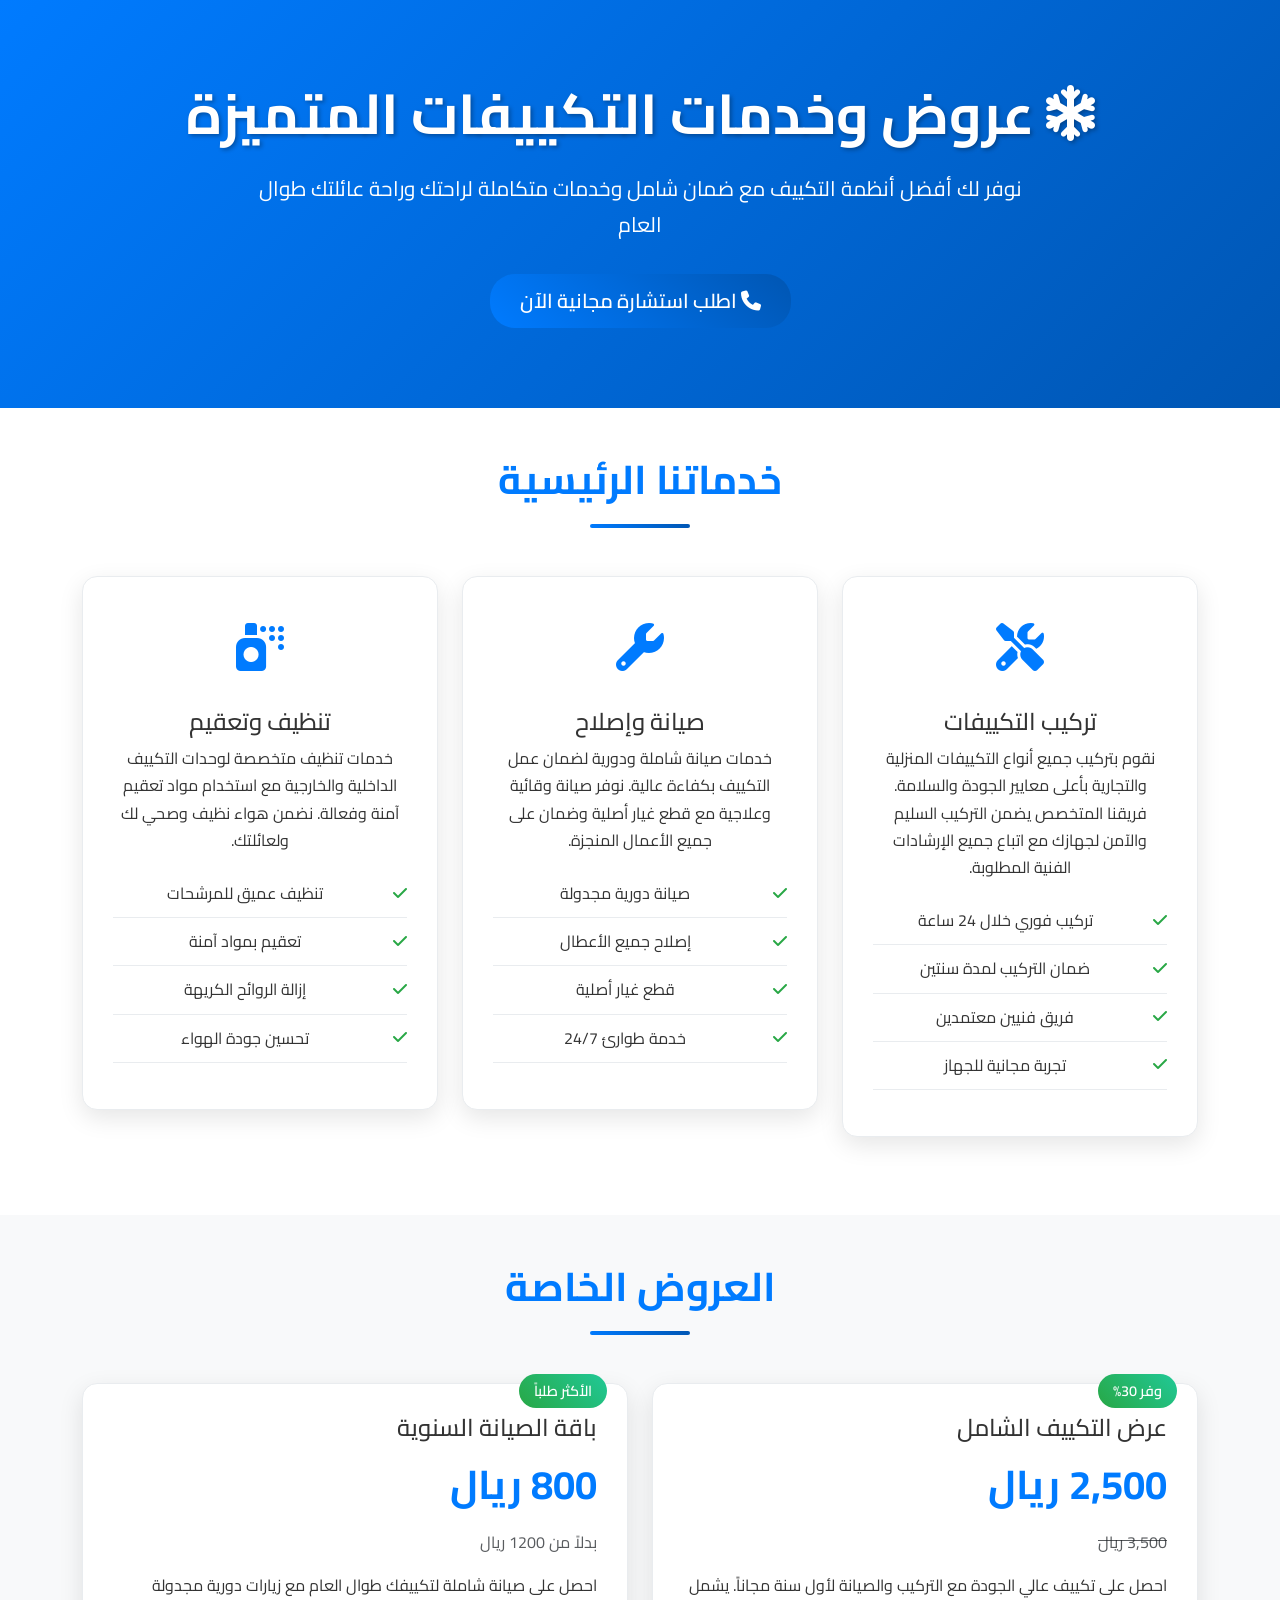
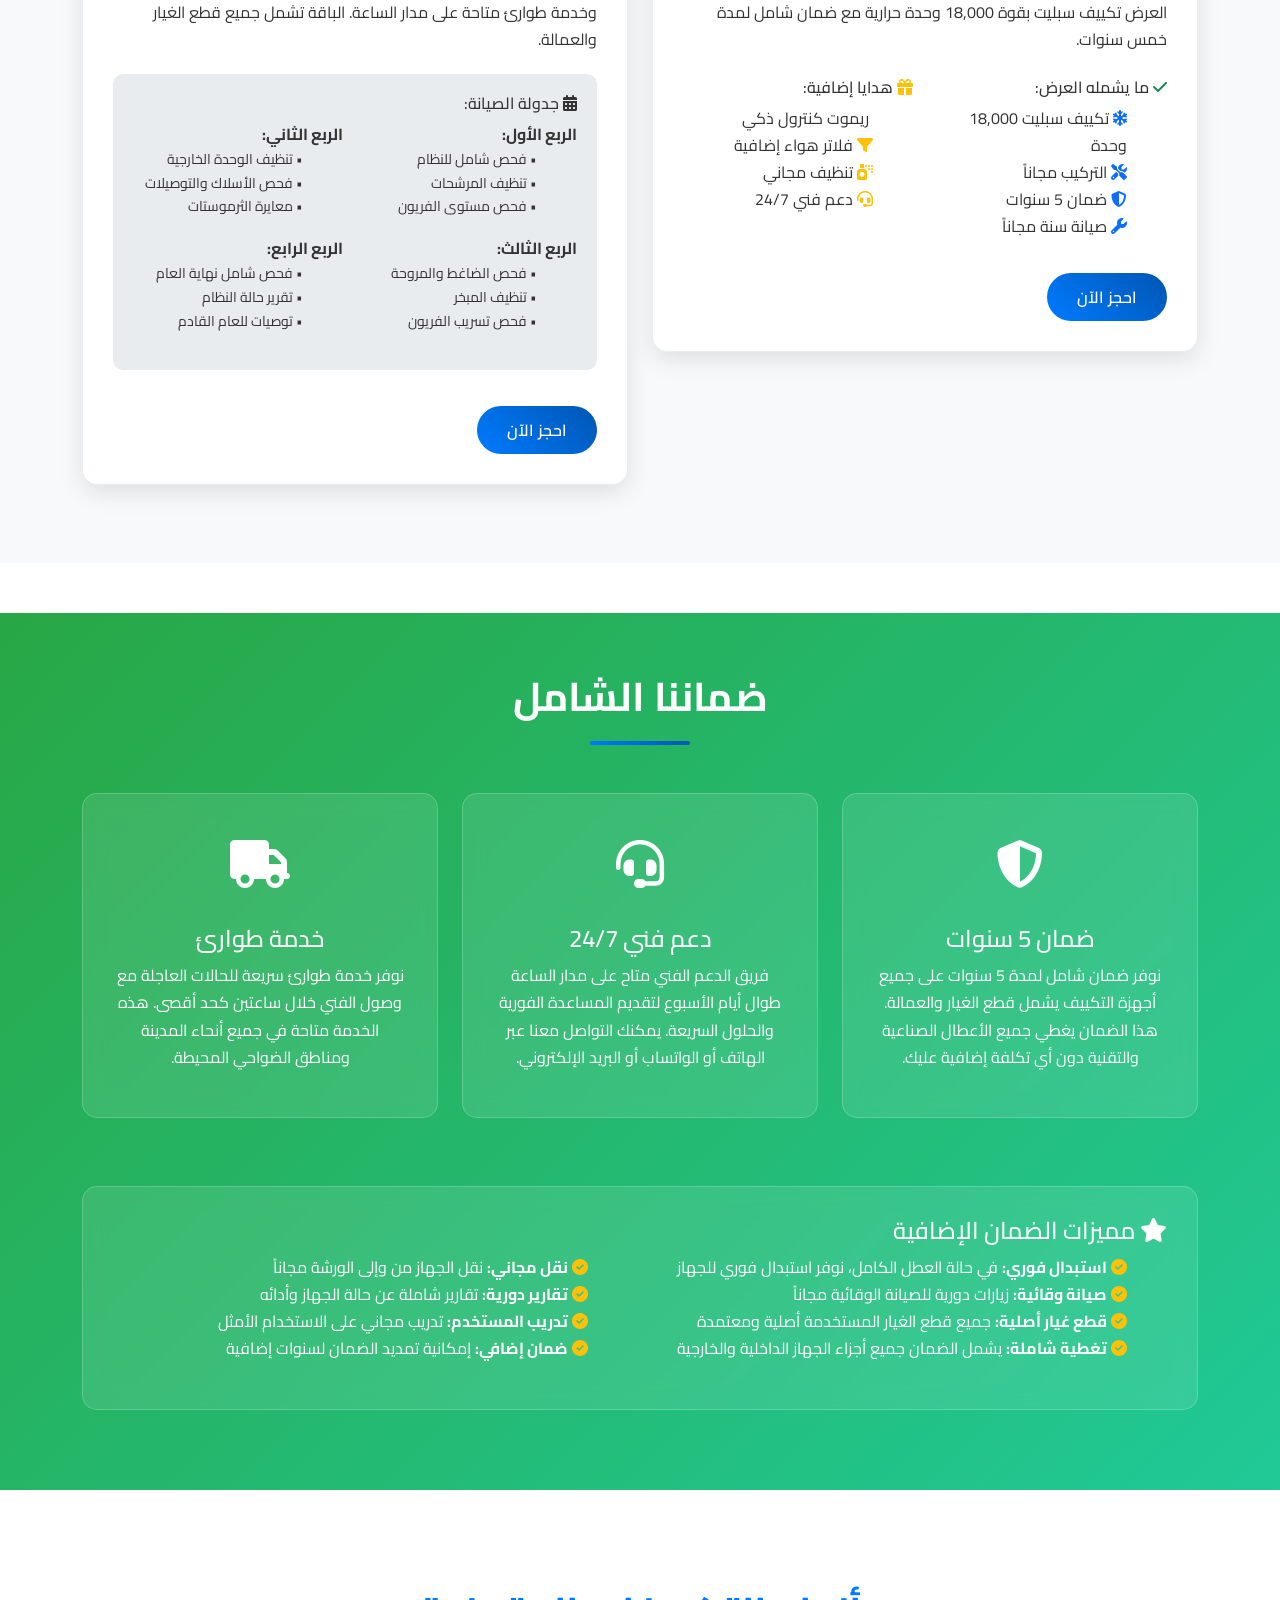
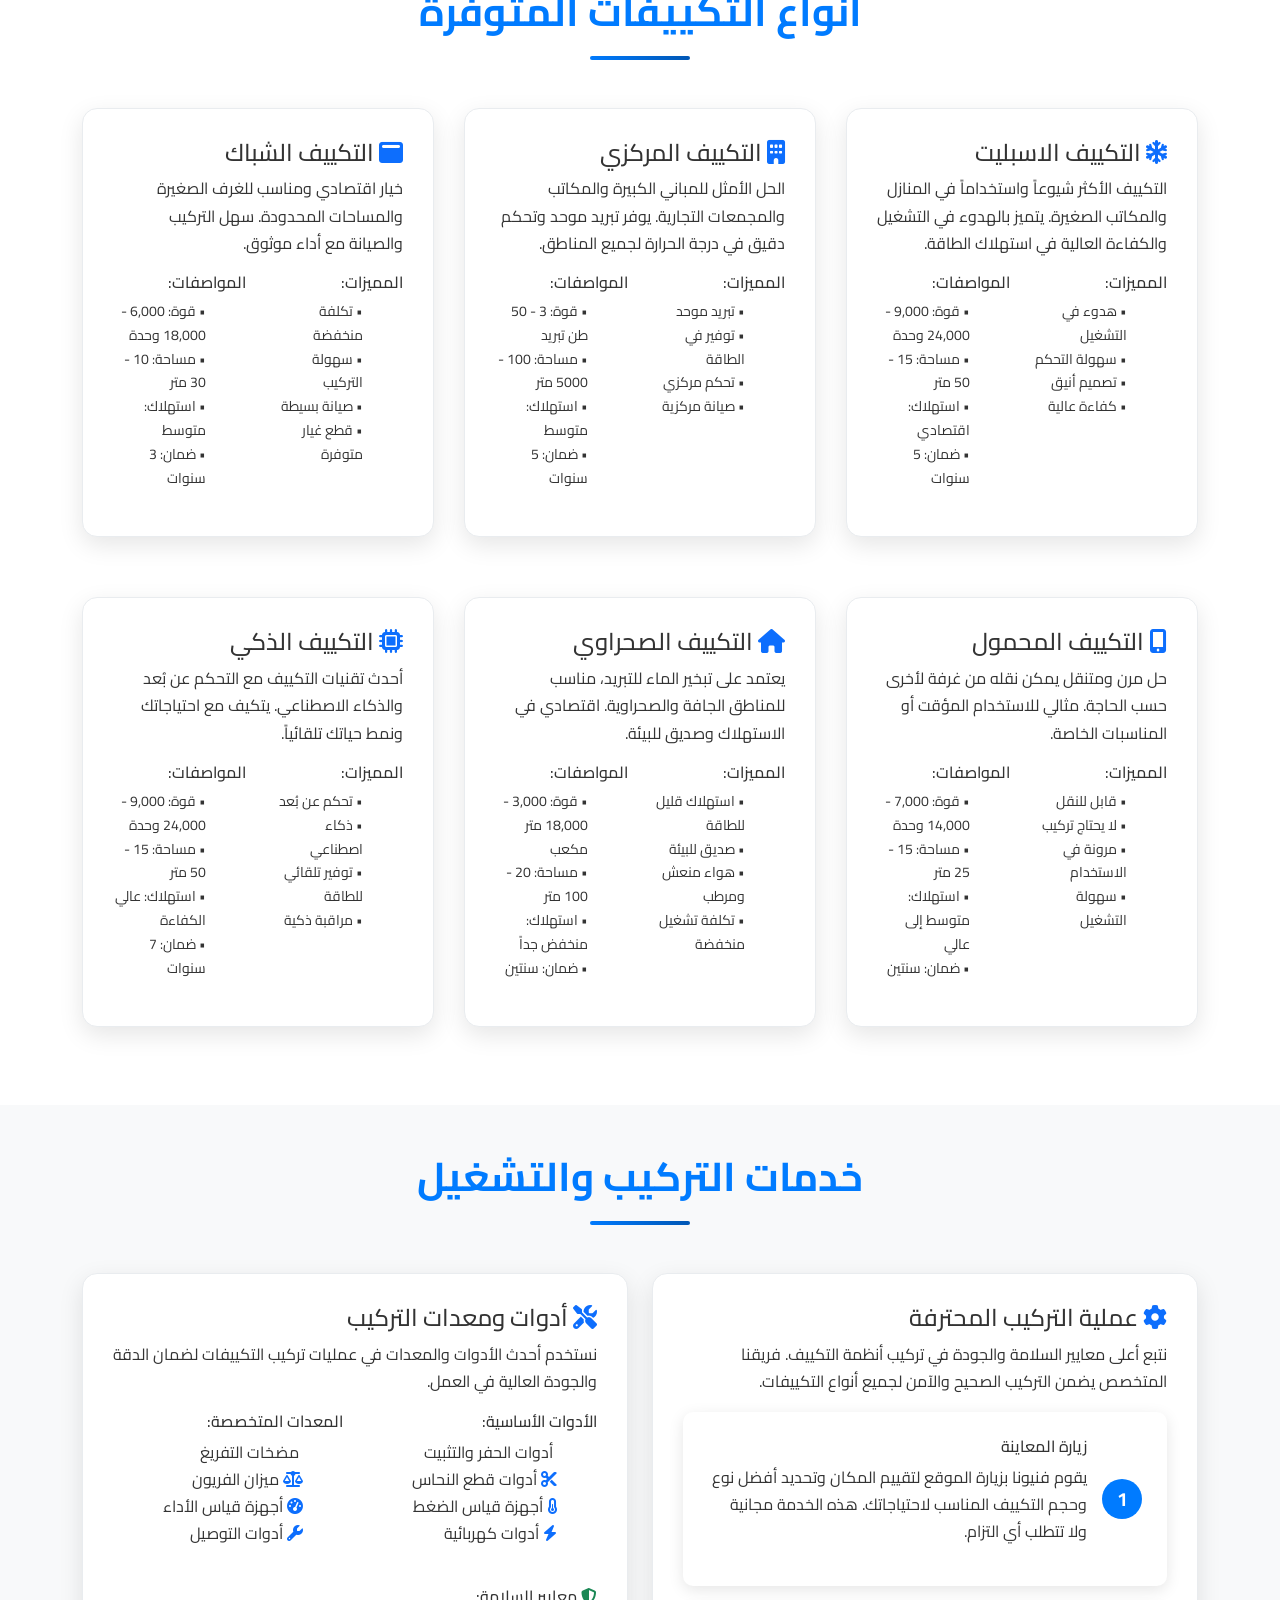
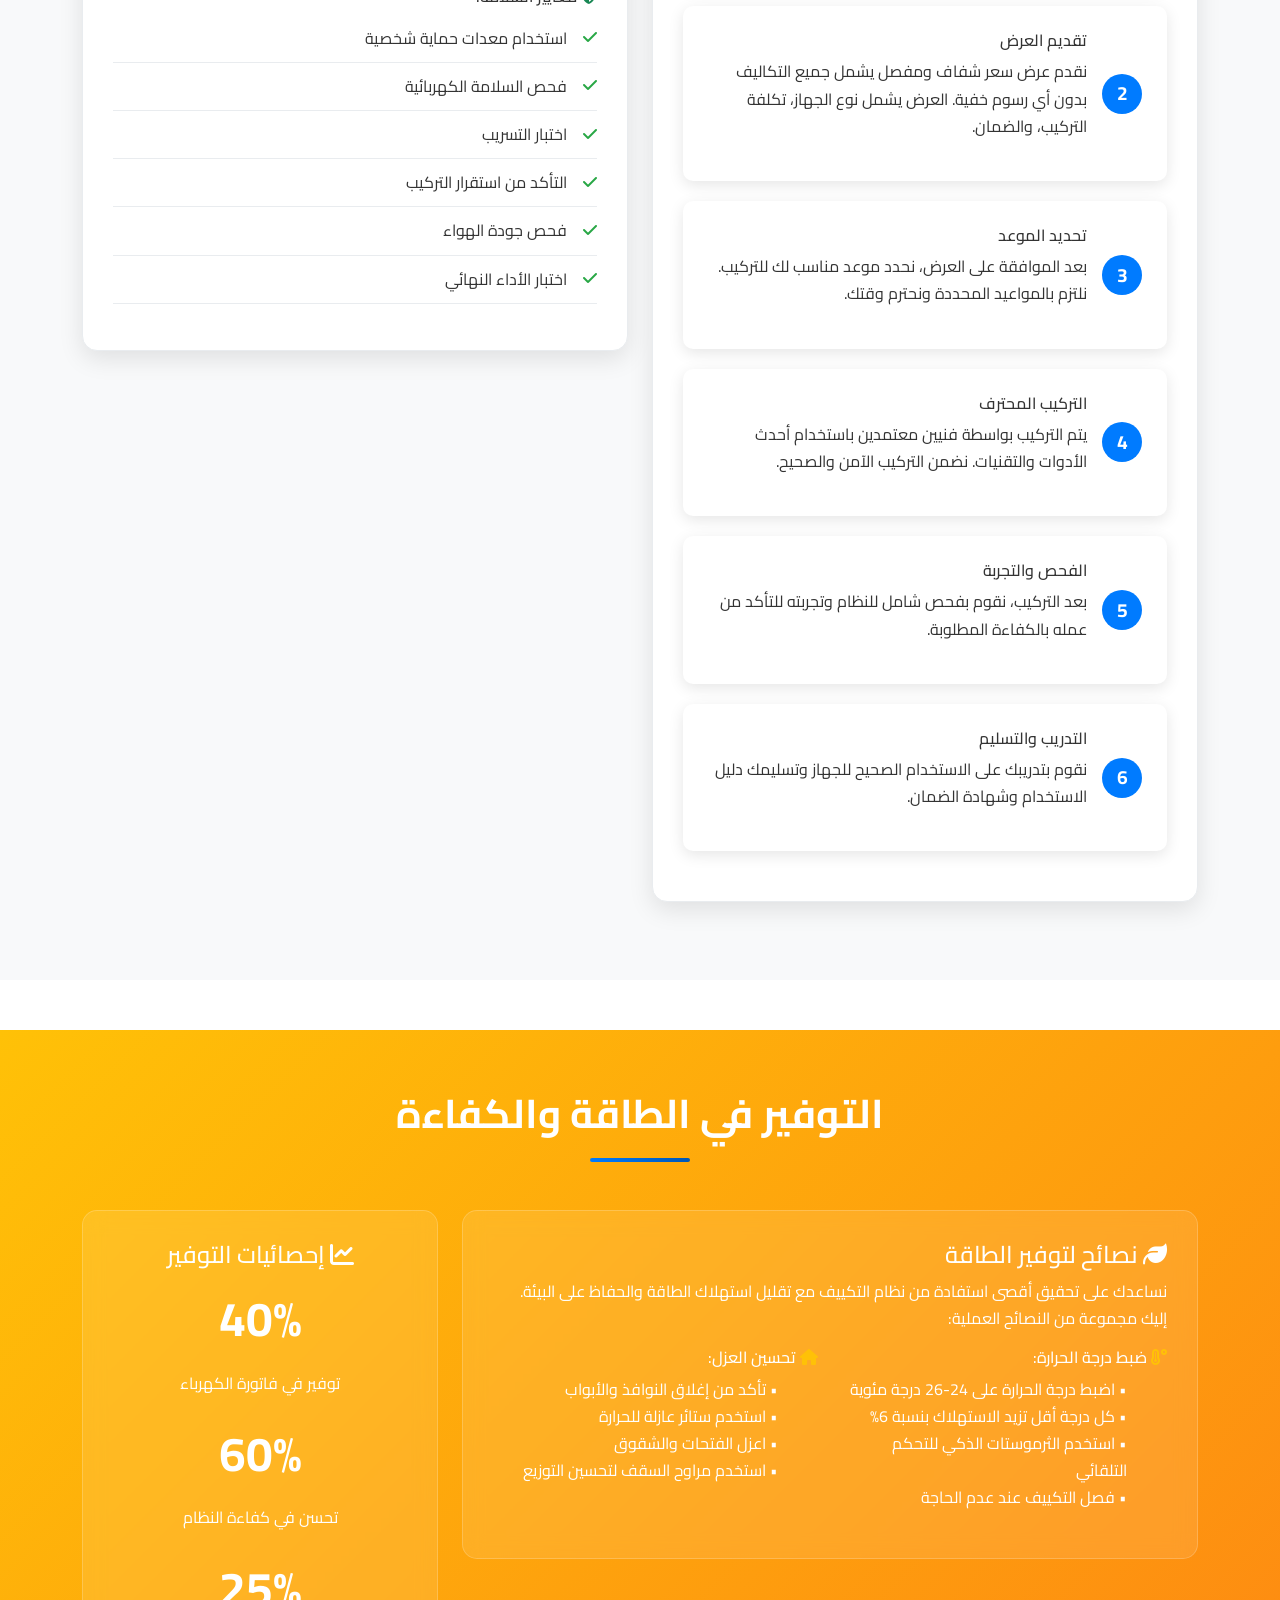
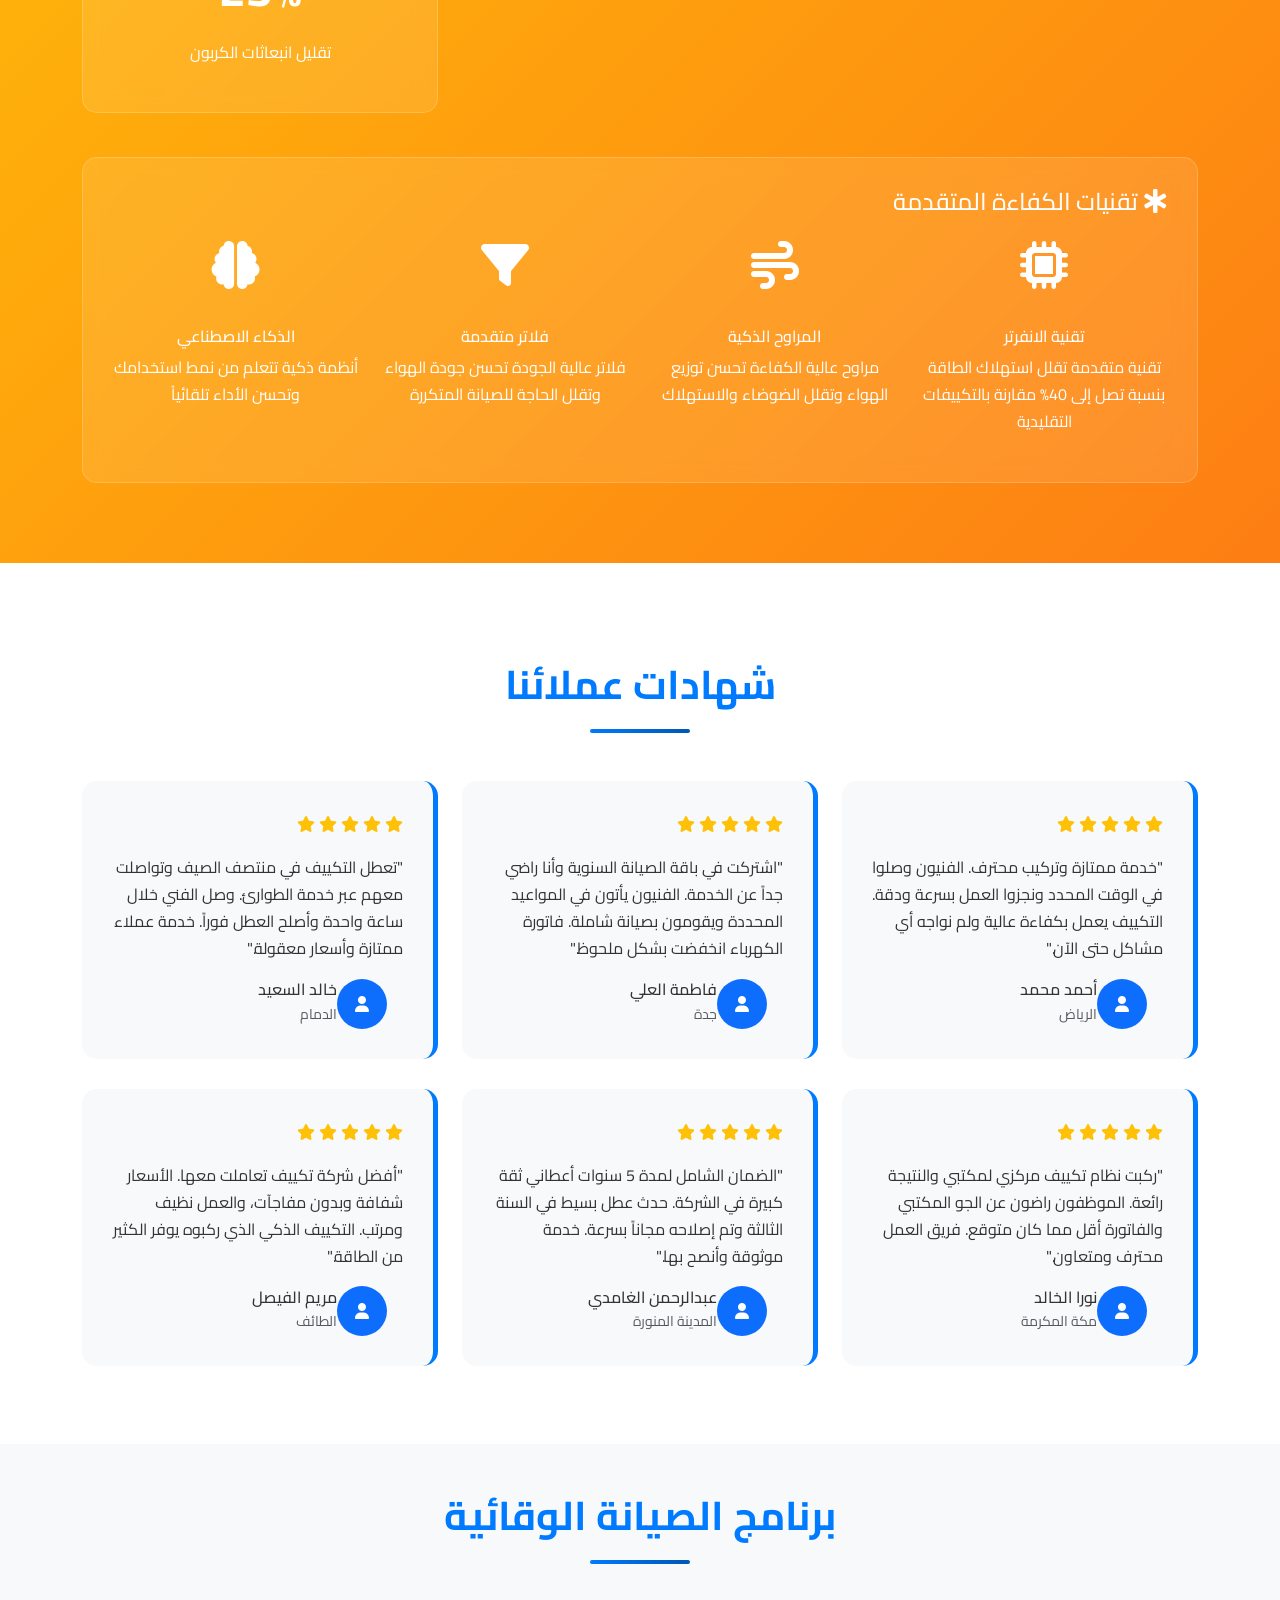
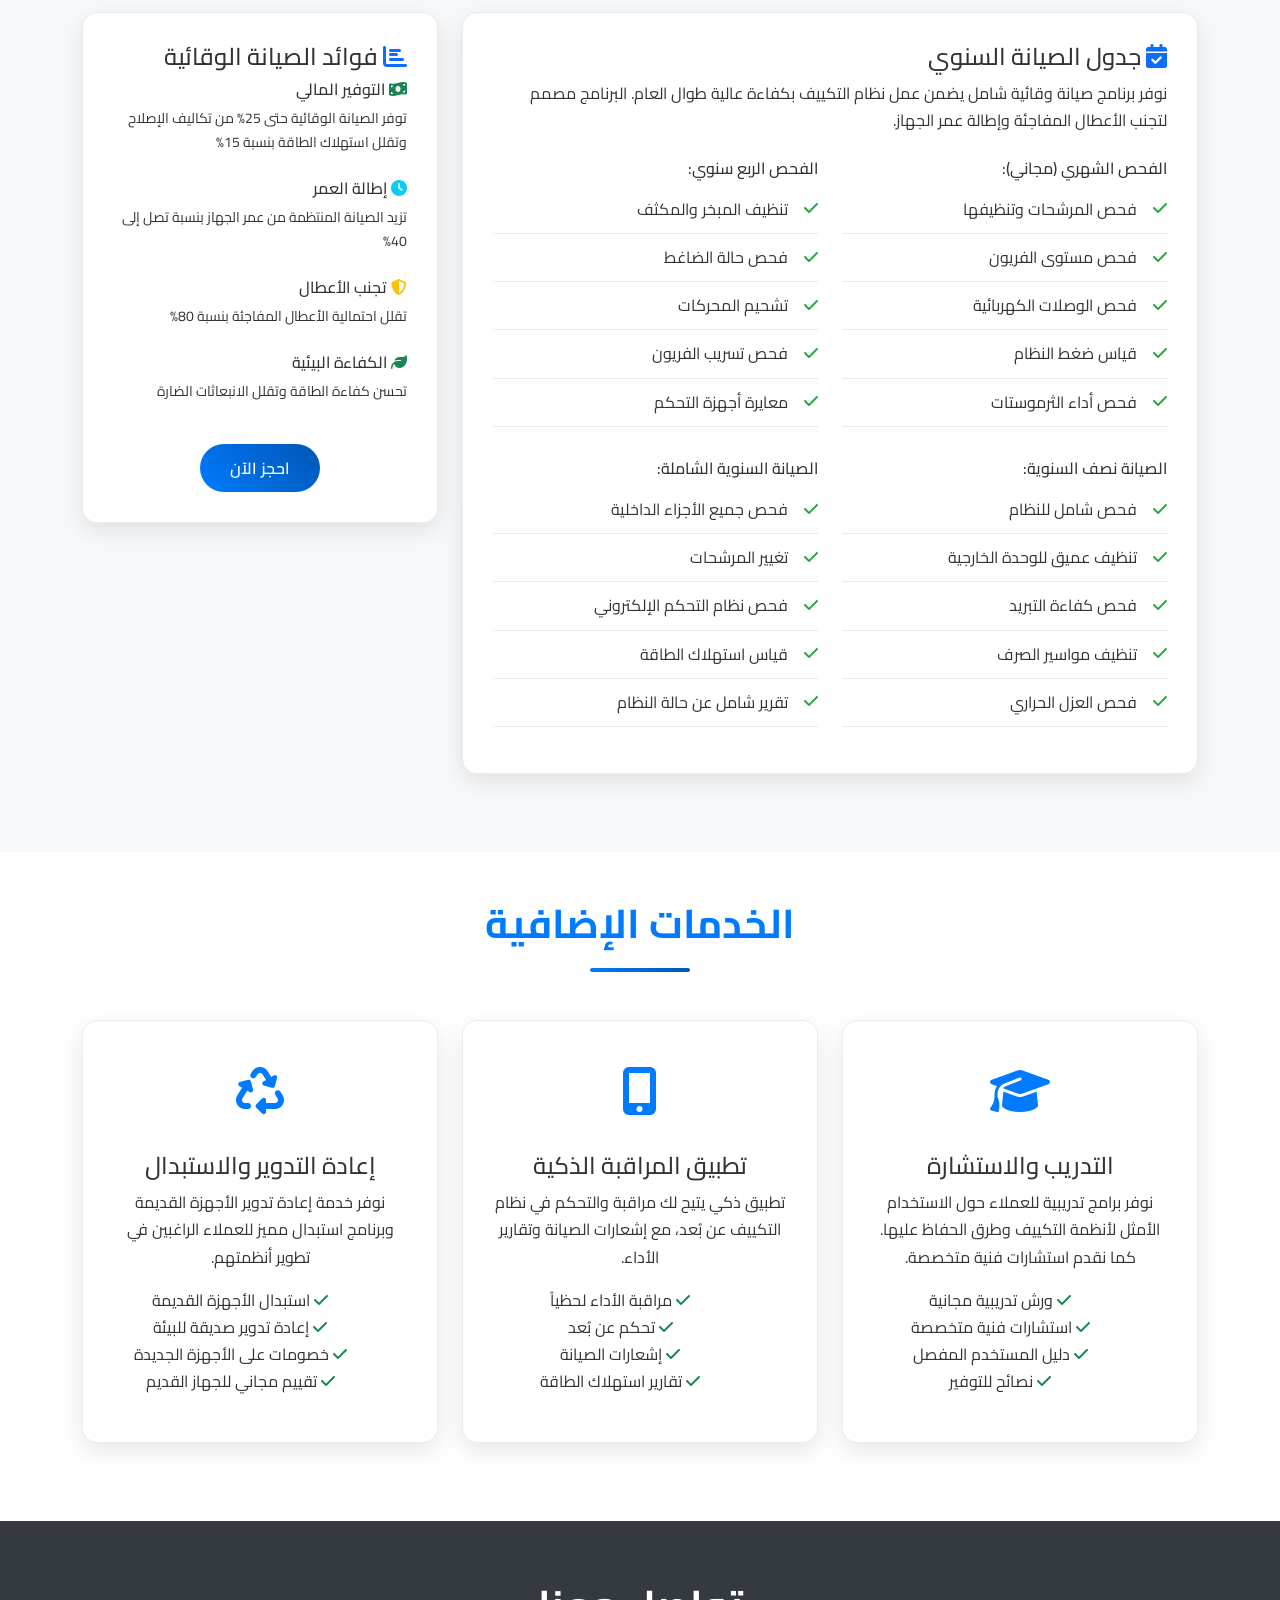
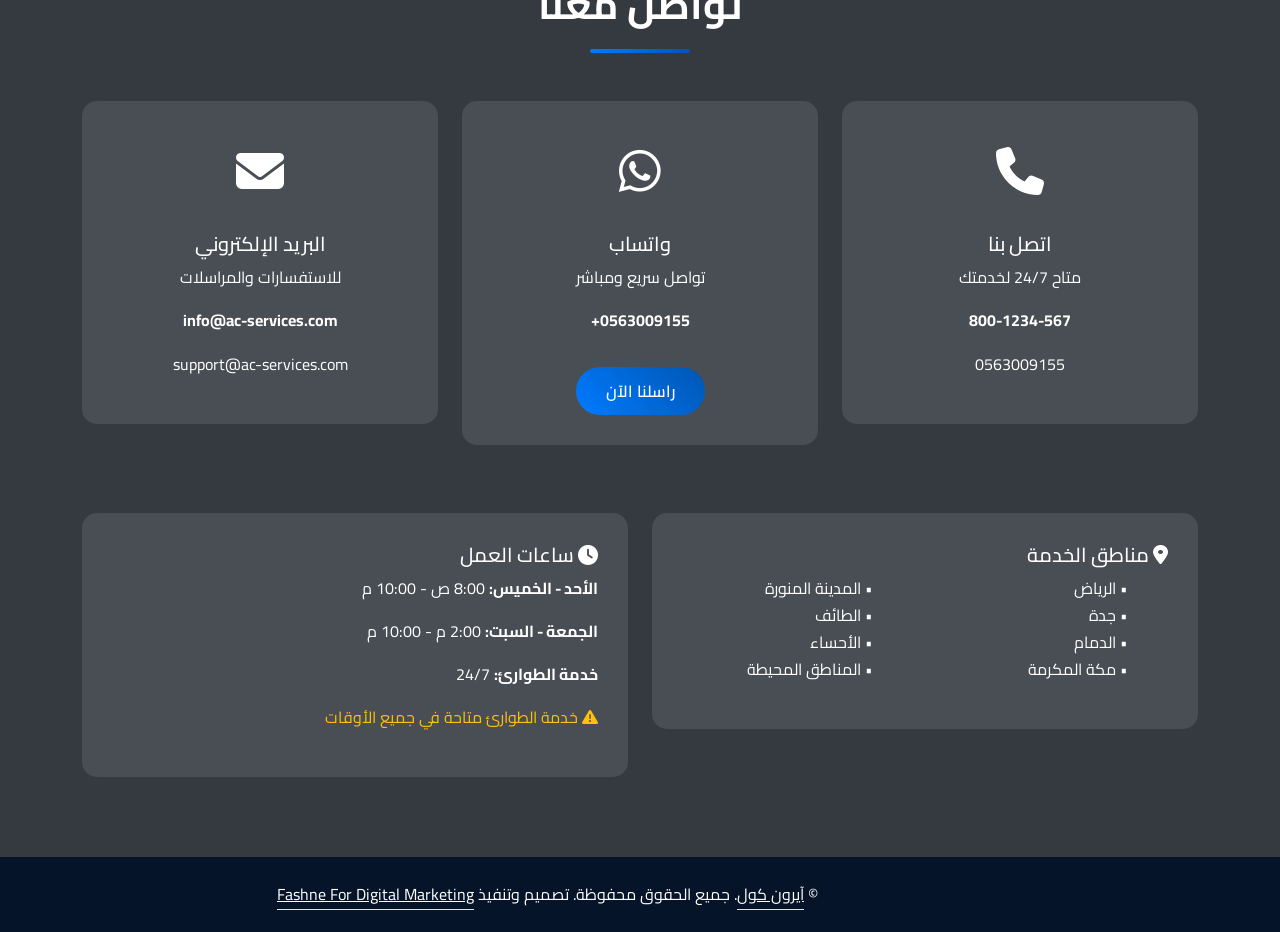
<file: pages/offers/index.html>
<!DOCTYPE html>
<html lang="ar" dir="rtl">
<head>
    <meta charset="UTF-8">
    <meta name="viewport" content="width=device-width, initial-scale=1.0">
   <!-- Title -->
    <title>عروض وخدمات التكييفات - ضمان شامل ومميزات استثنائية | أفضل أسعار المكيفات</title>

    <!-- Meta Description -->
    <meta name="description" content="استفد من أقوى عروض التكييفات المنزلية والتجارية مع ضمان شامل وخدمة عملاء مميزة. نقدم تركيب، صيانة، وضمان طويل الأمد بأفضل الأسعار.">

    <!-- Meta Keywords -->
    <meta name="keywords" content="عروض تكييفات, خدمات التكييف, ضمان المكيفات, صيانة مكيفات, تركيب مكيفات, مكيفات سبليت, تكييف انفرتر, توفير الكهرباء, أسعار التكييفات, أفضل مكيفات, شركة تكييف">

    <!-- Canonical -->
    <link rel="canonical" href="http://127.0.0.1:5500/index.html" />

    <!-- Robots -->
    <meta name="robots" content="index, follow" />

    <!-- Language -->
    <meta http-equiv="Content-Language" content="ar" />

    <!-- Open Graph for Social Media -->
    <meta property="og:title" content="عروض وخدمات التكييفات - ضمان شامل ومميزات استثنائية">
    <meta property="og:description" content="تركيب وصيانة مكيفات بأفضل العروض والضمان الشامل. خدمات احترافية ورضا مضمون. اتصل الآن!">
    <meta property="og:type" content="website">
    <meta property="og:url" content="http://127.0.0.1:5500/index.html">
    <meta property="og:image" content="https://www.example.com/assets/ac-offers.jpg">

    <!-- Twitter Card -->
    <meta name="twitter:card" content="summary_large_image">
    <meta name="twitter:title" content="عروض وخدمات التكييفات - ضمان شامل ومميزات استثنائية">
    <meta name="twitter:description" content="خدمات تكييف متكاملة بأسعار تنافسية وضمان شامل. جودة، سرعة، ورضا مضمون.">
    <meta name="twitter:image" content="https://www.example.com/assets/ac-offers.jpg">

    <link href="https://cdn.jsdelivr.net/npm/bootstrap@5.3.0/dist/css/bootstrap.min.css" rel="stylesheet">
    <link rel="stylesheet" href="https://cdn.jsdelivr.net/npm/@fortawesome/fontawesome-free@6.4.0/css/all.min.css">
    <link href="https://fonts.googleapis.com/css2?family=Cairo:wght@300;400;600;700&display=swap" rel="stylesheet">
    <style>
        body {
            font-family: 'Cairo', sans-serif;
            line-height: 1.7;
            color: #333;
        }
        
        .hero-section {
            background: linear-gradient(135deg, #007bff 0%, #0056b3 100%);
            color: white;
            padding: 80px 0;
            text-align: center;
        }
        
        .hero-section h1 {
            font-size: 3.5rem;
            font-weight: 700;
            margin-bottom: 1.5rem;
            text-shadow: 2px 2px 4px rgba(0,0,0,0.3);
        }
        
        .hero-section p {
            font-size: 1.3rem;
            margin-bottom: 2rem;
            max-width: 800px;
            margin-left: auto;
            margin-right: auto;
        }
        
        .service-card {
            background: white;
            border-radius: 15px;
            box-shadow: 0 8px 25px rgba(0,0,0,0.1);
            padding: 30px;
            margin-bottom: 30px;
            transition: transform 0.3s ease, box-shadow 0.3s ease;
            border: 1px solid #e9ecef;
        }
        
        .service-card:hover {
            transform: translateY(-5px);
            box-shadow: 0 15px 40px rgba(0,0,0,0.15);
        }
        
        .service-icon {
            font-size: 3rem;
            color: #007bff;
            margin-bottom: 20px;
        }
        
        .section-title {
            font-size: 2.5rem;
            font-weight: 700;
            color: #007bff;
            text-align: center;
            margin-bottom: 3rem;
            position: relative;
        }
        
        .section-title::after {
            content: '';
            display: block;
            width: 100px;
            height: 4px;
            background: linear-gradient(45deg, #007bff, #0056b3);
            margin: 20px auto;
            border-radius: 2px;
        }
        
        .offer-badge {
            background: linear-gradient(45deg, #28a745, #20c997);
            color: white;
            padding: 5px 15px;
            border-radius: 20px;
            font-size: 0.9rem;
            font-weight: 600;
            position: absolute;
            top: -10px;
            right: 20px;
        }
        
        .price-tag {
            font-size: 2.5rem;
            font-weight: 700;
            color: #007bff;
            margin-bottom: 10px;
        }
        
        .warranty-section {
            background: linear-gradient(135deg, #28a745 0%, #20c997 100%);
            color: white;
            padding: 60px 0;
            margin: 50px 0;
        }
        
        .warranty-card {
            background: rgba(255,255,255,0.1);
            border-radius: 15px;
            padding: 30px;
            margin-bottom: 20px;
            backdrop-filter: blur(10px);
            border: 1px solid rgba(255,255,255,0.2);
        }
        
        .feature-list {
            list-style: none;
            padding: 0;
        }
        
        .feature-list li {
            padding: 10px 0;
            border-bottom: 1px solid #e9ecef;
            position: relative;
            padding-right: 30px;
        }
        
        .feature-list li:before {
            content: '\f00c';
            font-family: 'Font Awesome 6 Free';
            font-weight: 900;
            color: #28a745;
            position: absolute;
            right: 0;
            top: 50%;
            transform: translateY(-50%);
        }
        
        .testimonial-card {
            background: #f8f9fa;
            border-radius: 15px;
            padding: 30px;
            margin-bottom: 30px;
            border-right: 5px solid #007bff;
        }
        
        .energy-saving {
            background: linear-gradient(135deg, #ffc107 0%, #fd7e14 100%);
            color: white;
            padding: 60px 0;
            margin: 50px 0;
        }
        
        .stats-counter {
            font-size: 3rem;
            font-weight: 700;
            color: #007bff;
            margin-bottom: 10px;
        }
        
        .contact-section {
            background: #343a40;
            color: white;
            padding: 60px 0;
        }
        
        .contact-info {
            background: rgba(255,255,255,0.1);
            border-radius: 15px;
            padding: 30px;
            margin-bottom: 20px;
        }
        
        .btn-custom {
            background: linear-gradient(45deg, #007bff, #0056b3);
            border: none;
            color: white;
            padding: 12px 30px;
            border-radius: 25px;
            font-weight: 600;
            transition: all 0.3s ease;
        }
        
        .btn-custom:hover {
            transform: translateY(-2px);
            box-shadow: 0 5px 15px rgba(0,123,255,0.4);
            color: white;
        }
        
        .maintenance-schedule {
            background: #e9ecef;
            border-radius: 10px;
            padding: 20px;
            margin: 20px 0;
        }
        
        .ac-type-grid {
            display: grid;
            grid-template-columns: repeat(auto-fit, minmax(300px, 1fr));
            gap: 30px;
            margin-top: 40px;
        }
        
        .installation-steps {
            counter-reset: step-counter;
        }
        
        .step-item {
            counter-increment: step-counter;
            background: white;
            border-radius: 10px;
            padding: 25px;
            margin-bottom: 20px;
            box-shadow: 0 4px 15px rgba(0,0,0,0.1);
            position: relative;
            padding-right: 80px;
        }
        
        .step-item::before {
            content: counter(step-counter);
            position: absolute;
            top: 50%;
            right: 25px;
            transform: translateY(-50%);
            background: #007bff;
            color: white;
            width: 40px;
            height: 40px;
            border-radius: 50%;
            display: flex;
            align-items: center;
            justify-content: center;
            font-weight: bold;
            font-size: 1.2rem;
        }
        
        @media (max-width: 768px) {
            .hero-section h1 {
                font-size: 2.5rem;
            }
            
            .section-title {
                font-size: 2rem;
            }
            
            .service-card {
                padding: 20px;
            }
        }
    </style>
</head>
<body>
    <!-- Hero Section -->
    <section class="hero-section">
        <div class="container">
            <h1><i class="fas fa-snowflake"></i> عروض وخدمات التكييفات المتميزة</h1>
            <p>نوفر لك أفضل أنظمة التكييف مع ضمان شامل وخدمات متكاملة لراحتك وراحة عائلتك طوال العام</p>
            
            <a href="tel:0563009155">
            <button class="btn btn-custom btn-lg">
                <i class="fas fa-phone"></i> اطلب استشارة مجانية الآن
            </button>
            </a>

        </div>
    </section>

    <!-- خدماتنا الرئيسية -->
    <section class="py-5">
        <div class="container">
            <h2 class="section-title">خدماتنا الرئيسية</h2>
            <div class="row">
                <div class="col-lg-4 col-md-6">
                    <div class="service-card text-center">
                        <div class="service-icon">
                            <i class="fas fa-tools"></i>
                        </div>
                        <h4>تركيب التكييفات</h4>
                        <p>نقوم بتركيب جميع أنواع التكييفات المنزلية والتجارية بأعلى معايير الجودة والسلامة. فريقنا المتخصص يضمن التركيب السليم والآمن لجهازك مع اتباع جميع الإرشادات الفنية المطلوبة.</p>
                        <ul class="feature-list">
                            <li>تركيب فوري خلال 24 ساعة</li>
                            <li>ضمان التركيب لمدة سنتين</li>
                            <li>فريق فنيين معتمدين</li>
                            <li>تجربة مجانية للجهاز</li>
                        </ul>
                    </div>
                </div>
                <div class="col-lg-4 col-md-6">
                    <div class="service-card text-center">
                        <div class="service-icon">
                            <i class="fas fa-wrench"></i>
                        </div>
                        <h4>صيانة وإصلاح</h4>
                        <p>خدمات صيانة شاملة ودورية لضمان عمل التكييف بكفاءة عالية. نوفر صيانة وقائية وعلاجية مع قطع غيار أصلية وضمان على جميع الأعمال المنجزة.</p>
                        <ul class="feature-list">
                            <li>صيانة دورية مجدولة</li>
                            <li>إصلاح جميع الأعطال</li>
                            <li>قطع غيار أصلية</li>
                            <li>خدمة طوارئ 24/7</li>
                        </ul>
                    </div>
                </div>
                <div class="col-lg-4 col-md-6">
                    <div class="service-card text-center">
                        <div class="service-icon">
                            <i class="fas fa-spray-can"></i>
                        </div>
                        <h4>تنظيف وتعقيم</h4>
                        <p>خدمات تنظيف متخصصة لوحدات التكييف الداخلية والخارجية مع استخدام مواد تعقيم آمنة وفعالة. نضمن هواء نظيف وصحي لك ولعائلتك.</p>
                        <ul class="feature-list">
                            <li>تنظيف عميق للمرشحات</li>
                            <li>تعقيم بمواد آمنة</li>
                            <li>إزالة الروائح الكريهة</li>
                            <li>تحسين جودة الهواء</li>
                        </ul>
                    </div>
                </div>
            </div>
        </div>
    </section>

    <!-- العروض الخاصة -->
    <section class="py-5 bg-light">
        <div class="container">
            <h2 class="section-title">العروض الخاصة</h2>
            <div class="row">
                <div class="col-lg-6 col-md-12">
                    <div class="service-card position-relative">
                        <div class="offer-badge">وفر 30%</div>
                        <h4>عرض التكييف الشامل</h4>
                        <div class="price-tag">2,500 ريال</div>
                        <p class="text-muted"><del>3,500 ريال</del></p>
                        <p>احصل على تكييف عالي الجودة مع التركيب والصيانة لأول سنة مجاناً. يشمل العرض تكييف سبليت بقوة 18,000 وحدة حرارية مع ضمان شامل لمدة خمس سنوات.</p>
                        <div class="row mt-4">
                            <div class="col-6">
                                <h6><i class="fas fa-check text-success"></i> ما يشمله العرض:</h6>
                                <ul class="list-unstyled">
                                    <li><i class="fas fa-snowflake text-primary"></i> تكييف سبليت 18,000 وحدة</li>
                                    <li><i class="fas fa-tools text-primary"></i> التركيب مجاناً</li>
                                    <li><i class="fas fa-shield-alt text-primary"></i> ضمان 5 سنوات</li>
                                    <li><i class="fas fa-wrench text-primary"></i> صيانة سنة مجاناً</li>
                                </ul>
                            </div>
                            <div class="col-6">
                                <h6><i class="fas fa-gift text-warning"></i> هدايا إضافية:</h6>
                                <ul class="list-unstyled">
                                    <li><i class="fas fa-remote-control text-warning"></i> ريموت كنترول ذكي</li>
                                    <li><i class="fas fa-filter text-warning"></i> فلاتر هواء إضافية</li>
                                    <li><i class="fas fa-spray-can text-warning"></i> تنظيف مجاني</li>
                                    <li><i class="fas fa-headset text-warning"></i> دعم فني 24/7</li>
                                </ul>
                            </div>
                        </div>
                        <a href="tel:0563009155">
                        <button class="btn btn-custom mt-3">احجز الآن</button>
                        </a>

                    </div>
                </div>
                <div class="col-lg-6 col-md-12">
                    <div class="service-card position-relative">
                        <div class="offer-badge">الأكثر طلباً</div>
                        <h4>باقة الصيانة السنوية</h4>
                        <div class="price-tag">800 ريال</div>
                        <p class="text-muted">بدلاً من 1200 ريال</p>
                        <p>احصل على صيانة شاملة لتكييفك طوال العام مع زيارات دورية مجدولة وخدمة طوارئ متاحة على مدار الساعة. الباقة تشمل جميع قطع الغيار والعمالة.</p>
                        <div class="maintenance-schedule">
                            <h6><i class="fas fa-calendar-alt"></i> جدولة الصيانة:</h6>
                            <div class="row">
                                <div class="col-6">
                                    <strong>الربع الأول:</strong>
                                    <ul class="list-unstyled small">
                                        <li>• فحص شامل للنظام</li>
                                        <li>• تنظيف المرشحات</li>
                                        <li>• فحص مستوى الفريون</li>
                                    </ul>
                                </div>
                                <div class="col-6">
                                    <strong>الربع الثاني:</strong>
                                    <ul class="list-unstyled small">
                                        <li>• تنظيف الوحدة الخارجية</li>
                                        <li>• فحص الأسلاك والتوصيلات</li>
                                        <li>• معايرة الثرموستات</li>
                                    </ul>
                                </div>
                                <div class="col-6">
                                    <strong>الربع الثالث:</strong>
                                    <ul class="list-unstyled small">
                                        <li>• فحص الضاغط والمروحة</li>
                                        <li>• تنظيف المبخر</li>
                                        <li>• فحص تسريب الفريون</li>
                                    </ul>
                                </div>
                                <div class="col-6">
                                    <strong>الربع الرابع:</strong>
                                    <ul class="list-unstyled small">
                                        <li>• فحص شامل نهاية العام</li>
                                        <li>• تقرير حالة النظام</li>
                                        <li>• توصيات للعام القادم</li>
                                    </ul>
                                </div>
                            </div>
                        </div>
                         <a href="tel:0563009155">
                        <button class="btn btn-custom mt-3">احجز الآن</button>
                        </a>
                    </div>
                </div>
            </div>
        </div>
    </section>

    <!-- قسم الضمان والمميزات -->
    <section class="warranty-section">
        <div class="container">
            <h2 class="section-title text-white">ضماننا الشامل</h2>
            <div class="row">
                <div class="col-lg-4 col-md-6">
                    <div class="warranty-card text-center">
                        <div class="service-icon text-white">
                            <i class="fas fa-shield-alt"></i>
                        </div>
                        <h4>ضمان 5 سنوات</h4>
                        <p>نوفر ضمان شامل لمدة 5 سنوات على جميع أجهزة التكييف يشمل قطع الغيار والعمالة. هذا الضمان يغطي جميع الأعطال الصناعية والتقنية دون أي تكلفة إضافية عليك.</p>
                    </div>
                </div>
                <div class="col-lg-4 col-md-6">
                    <div class="warranty-card text-center">
                        <div class="service-icon text-white">
                            <i class="fas fa-headset"></i>
                        </div>
                        <h4>دعم فني 24/7</h4>
                        <p>فريق الدعم الفني متاح على مدار الساعة طوال أيام الأسبوع لتقديم المساعدة الفورية والحلول السريعة. يمكنك التواصل معنا عبر الهاتف أو الواتساب أو البريد الإلكتروني.</p>
                    </div>
                </div>
                <div class="col-lg-4 col-md-6">
                    <div class="warranty-card text-center">
                        <div class="service-icon text-white">
                            <i class="fas fa-truck"></i>
                        </div>
                        <h4>خدمة طوارئ</h4>
                        <p>نوفر خدمة طوارئ سريعة للحالات العاجلة مع وصول الفني خلال ساعتين كحد أقصى. هذه الخدمة متاحة في جميع أنحاء المدينة ومناطق الضواحي المحيطة.</p>
                    </div>
                </div>
            </div>
            <div class="row mt-5">
                <div class="col-md-12">
                    <div class="warranty-card">
                        <h4><i class="fas fa-star"></i> مميزات الضمان الإضافية</h4>
                        <div class="row">
                            <div class="col-md-6">
                                <ul class="list-unstyled">
                                    <li><i class="fas fa-check-circle text-warning"></i> <strong>استبدال فوري:</strong> في حالة العطل الكامل، نوفر استبدال فوري للجهاز</li>
                                    <li><i class="fas fa-check-circle text-warning"></i> <strong>صيانة وقائية:</strong> زيارات دورية للصيانة الوقائية مجاناً</li>
                                    <li><i class="fas fa-check-circle text-warning"></i> <strong>قطع غيار أصلية:</strong> جميع قطع الغيار المستخدمة أصلية ومعتمدة</li>
                                    <li><i class="fas fa-check-circle text-warning"></i> <strong>تغطية شاملة:</strong> يشمل الضمان جميع أجزاء الجهاز الداخلية والخارجية</li>
                                </ul>
                            </div>
                            <div class="col-md-6">
                                <ul class="list-unstyled">
                                    <li><i class="fas fa-check-circle text-warning"></i> <strong>نقل مجاني:</strong> نقل الجهاز من وإلى الورشة مجاناً</li>
                                    <li><i class="fas fa-check-circle text-warning"></i> <strong>تقارير دورية:</strong> تقارير شاملة عن حالة الجهاز وأدائه</li>
                                    <li><i class="fas fa-check-circle text-warning"></i> <strong>تدريب المستخدم:</strong> تدريب مجاني على الاستخدام الأمثل</li>
                                    <li><i class="fas fa-check-circle text-warning"></i> <strong>ضمان إضافي:</strong> إمكانية تمديد الضمان لسنوات إضافية</li>
                                </ul>
                            </div>
                        </div>
                    </div>
                </div>
            </div>
        </div>
    </section>

    <!-- أنواع التكييفات -->
    <section class="py-5">
        <div class="container">
            <h2 class="section-title">أنواع التكييفات المتوفرة</h2>
            <div class="ac-type-grid">
                <div class="service-card">
                    <h4><i class="fas fa-snowflake text-primary"></i> التكييف الاسبليت</h4>
                    <p>التكييف الأكثر شيوعاً واستخداماً في المنازل والمكاتب الصغيرة. يتميز بالهدوء في التشغيل والكفاءة العالية في استهلاك الطاقة.</p>
                    <div class="row">
                        <div class="col-6">
                            <h6>المميزات:</h6>
                            <ul class="list-unstyled small">
                                <li>• هدوء في التشغيل</li>
                                <li>• سهولة التحكم</li>
                                <li>• تصميم أنيق</li>
                                <li>• كفاءة عالية</li>
                            </ul>
                        </div>
                        <div class="col-6">
                            <h6>المواصفات:</h6>
                            <ul class="list-unstyled small">
                                <li>• قوة: 9,000 - 24,000 وحدة</li>
                                <li>• مساحة: 15 - 50 متر</li>
                                <li>• استهلاك: اقتصادي</li>
                                <li>• ضمان: 5 سنوات</li>
                            </ul>
                        </div>
                    </div>
                </div>
                
                <div class="service-card">
                    <h4><i class="fas fa-building text-primary"></i> التكييف المركزي</h4>
                    <p>الحل الأمثل للمباني الكبيرة والمكاتب والمجمعات التجارية. يوفر تبريد موحد وتحكم دقيق في درجة الحرارة لجميع المناطق.</p>
                    <div class="row">
                        <div class="col-6">
                            <h6>المميزات:</h6>
                            <ul class="list-unstyled small">
                                <li>• تبريد موحد</li>
                                <li>• توفير في الطاقة</li>
                                <li>• تحكم مركزي</li>
                                <li>• صيانة مركزية</li>
                            </ul>
                        </div>
                        <div class="col-6">
                            <h6>المواصفات:</h6>
                            <ul class="list-unstyled small">
                                <li>• قوة: 3 - 50 طن تبريد</li>
                                <li>• مساحة: 100 - 5000 متر</li>
                                <li>• استهلاك: متوسط</li>
                                <li>• ضمان: 5 سنوات</li>
                            </ul>
                        </div>
                    </div>
                </div>
                
                <div class="service-card">
                    <h4><i class="fas fa-window-maximize text-primary"></i> التكييف الشباك</h4>
                    <p>خيار اقتصادي ومناسب للغرف الصغيرة والمساحات المحدودة. سهل التركيب والصيانة مع أداء موثوق.</p>
                    <div class="row">
                        <div class="col-6">
                            <h6>المميزات:</h6>
                            <ul class="list-unstyled small">
                                <li>• تكلفة منخفضة</li>
                                <li>• سهولة التركيب</li>
                                <li>• صيانة بسيطة</li>
                                <li>• قطع غيار متوفرة</li>
                            </ul>
                        </div>
                        <div class="col-6">
                            <h6>المواصفات:</h6>
                            <ul class="list-unstyled small">
                                <li>• قوة: 6,000 - 18,000 وحدة</li>
                                <li>• مساحة: 10 - 30 متر</li>
                                <li>• استهلاك: متوسط</li>
                                <li>• ضمان: 3 سنوات</li>
                            </ul>
                        </div>
                    </div>
                </div>
                
                <div class="service-card">
                    <h4><i class="fas fa-mobile-alt text-primary"></i> التكييف المحمول</h4>
                    <p>حل مرن ومتنقل يمكن نقله من غرفة لأخرى حسب الحاجة. مثالي للاستخدام المؤقت أو المناسبات الخاصة.</p>
                    <div class="row">
                        <div class="col-6">
                            <h6>المميزات:</h6>
                            <ul class="list-unstyled small">
                                <li>• قابل للنقل</li>
                                <li>• لا يحتاج تركيب</li>
                                <li>• مرونة في الاستخدام</li>
                                <li>• سهولة التشغيل</li>
                            </ul>
                        </div>
                        <div class="col-6">
                            <h6>المواصفات:</h6>
                            <ul class="list-unstyled small">
                                <li>• قوة: 7,000 - 14,000 وحدة</li>
                                <li>• مساحة: 15 - 25 متر</li>
                                <li>• استهلاك: متوسط إلى عالي</li>
                                <li>• ضمان: سنتين</li>
                            </ul>
                        </div>
                    </div>
                </div>
                
                <div class="service-card">
                    <h4><i class="fas fa-home text-primary"></i> التكييف الصحراوي</h4>
                    <p>يعتمد على تبخير الماء للتبريد، مناسب للمناطق الجافة والصحراوية. اقتصادي في الاستهلاك وصديق للبيئة.</p>
                    <div class="row">
                        <div class="col-6">
                            <h6>المميزات:</h6>
                            <ul class="list-unstyled small">
                                <li>• استهلاك قليل للطاقة</li>
                                <li>• صديق للبيئة</li>
                                <li>• هواء منعش ومرطب</li>
                                <li>• تكلفة تشغيل منخفضة</li>
                            </ul>
                        </div>
                        <div class="col-6">
                            <h6>المواصفات:</h6>
                            <ul class="list-unstyled small">
                                <li>• قوة: 3,000 - 18,000 متر مكعب</li>
                                <li>• مساحة: 20 - 100 متر</li>
                                <li>• استهلاك: منخفض جداً</li>
                                <li>• ضمان: سنتين</li>
                            </ul>
                        </div>
                    </div>
                </div>
                
                <div class="service-card">
                    <h4><i class="fas fa-microchip text-primary"></i> التكييف الذكي</h4>
                    <p>أحدث تقنيات التكييف مع التحكم عن بُعد والذكاء الاصطناعي. يتكيف مع احتياجاتك ونمط حياتك تلقائياً.</p>
                    <div class="row">
                        <div class="col-6">
                            <h6>المميزات:</h6>
                            <ul class="list-unstyled small">
                                <li>• تحكم عن بُعد</li>
                                <li>• ذكاء اصطناعي</li>
                                <li>• توفير تلقائي للطاقة</li>
                                <li>• مراقبة ذكية</li>
                            </ul>
                        </div>
                        <div class="col-6">
                            <h6>المواصفات:</h6>
                            <ul class="list-unstyled small">
                                <li>• قوة: 9,000 - 24,000 وحدة</li>
                                <li>• مساحة: 15 - 50 متر</li>
                                <li>• استهلاك: عالي الكفاءة</li>
                                <li>• ضمان: 7 سنوات</li>
                            </ul>
                        </div>
                    </div>
                </div>
            </div>
        </div>
    </section>

    <!-- خدمات التركيب والتشغيل -->
    <section class="py-5 bg-light">
        <div class="container">
            <h2 class="section-title">خدمات التركيب والتشغيل</h2>
            <div class="row">
                <div class="col-lg-6">
                    <div class="service-card">
                        <h4><i class="fas fa-cog text-primary"></i> عملية التركيب المحترفة</h4>
                        <p>نتبع أعلى معايير السلامة والجودة في تركيب أنظمة التكييف. فريقنا المتخصص يضمن التركيب الصحيح والآمن لجميع أنواع التكييفات.</p>
                        <div class="installation-steps">
                            <div class="step-item">
                                <h6>زيارة المعاينة</h6>
                                <p>يقوم فنيونا بزيارة الموقع لتقييم المكان وتحديد أفضل نوع وحجم التكييف المناسب لاحتياجاتك. هذه الخدمة مجانية ولا تتطلب أي التزام.</p>
                            </div>
                            <div class="step-item">
                                <h6>تقديم العرض</h6>
                                <p>نقدم عرض سعر شفاف ومفصل يشمل جميع التكاليف بدون أي رسوم خفية. العرض يشمل نوع الجهاز، تكلفة التركيب، والضمان.</p>
                            </div>
                            <div class="step-item">
                                <h6>تحديد الموعد</h6>
                                <p>بعد الموافقة على العرض، نحدد موعد مناسب لك للتركيب. نلتزم بالمواعيد المحددة ونحترم وقتك.</p>
                            </div>
                            <div class="step-item">
                                <h6>التركيب المحترف</h6>
                                <p>يتم التركيب بواسطة فنيين معتمدين باستخدام أحدث الأدوات والتقنيات. نضمن التركيب الآمن والصحيح.</p>
                            </div>
                            <div class="step-item">
                                <h6>الفحص والتجربة</h6>
                                <p>بعد التركيب، نقوم بفحص شامل للنظام وتجربته للتأكد من عمله بالكفاءة المطلوبة.</p>
                            </div>
                            <div class="step-item">
                                <h6>التدريب والتسليم</h6>
                                <p>نقوم بتدريبك على الاستخدام الصحيح للجهاز وتسليمك دليل الاستخدام وشهادة الضمان.</p>
                            </div>
                        </div>
                    </div>
                </div>
                <div class="col-lg-6">
                    <div class="service-card">
                        <h4><i class="fas fa-tools text-primary"></i> أدوات ومعدات التركيب</h4>
                        <p>نستخدم أحدث الأدوات والمعدات في عمليات تركيب التكييفات لضمان الدقة والجودة العالية في العمل.</p>
                        <div class="row">
                            <div class="col-6">
                                <h6>الأدوات الأساسية:</h6>
                                <ul class="list-unstyled">
                                    <li><i class="fas fa-drill text-primary"></i> أدوات الحفر والتثبيت</li>
                                    <li><i class="fas fa-cut text-primary"></i> أدوات قطع النحاس</li>
                                    <li><i class="fas fa-thermometer-half text-primary"></i> أجهزة قياس الضغط</li>
                                    <li><i class="fas fa-bolt text-primary"></i> أدوات كهربائية</li>
                                </ul>
                            </div>
                            <div class="col-6">
                                <h6>المعدات المتخصصة:</h6>
                                <ul class="list-unstyled">
                                    <li><i class="fas fa-vacuum text-primary"></i> مضخات التفريغ</li>
                                    <li><i class="fas fa-balance-scale text-primary"></i> ميزان الفريون</li>
                                    <li><i class="fas fa-tachometer-alt text-primary"></i> أجهزة قياس الأداء</li>
                                    <li><i class="fas fa-wrench text-primary"></i> أدوات التوصيل</li>
                                </ul>
                            </div>
                        </div>
                        <div class="mt-4">
                            <h6><i class="fas fa-shield-alt text-success"></i> معايير السلامة:</h6>
                            <ul class="feature-list">
                                <li>استخدام معدات حماية شخصية</li>
                                <li>فحص السلامة الكهربائية</li>
                                <li>اختبار التسريب</li>
                                <li>التأكد من استقرار التركيب</li>
                                <li>فحص جودة الهواء</li>
                                <li>اختبار الأداء النهائي</li>
                            </ul>
                        </div>
                    </div>
                </div>
            </div>
        </div>
    </section>

    <!-- التوفير في الطاقة -->
    <section class="energy-saving">
        <div class="container">
            <h2 class="section-title text-white">التوفير في الطاقة والكفاءة</h2>
            <div class="row">
                <div class="col-lg-8">
                    <div class="warranty-card">
                        <h4><i class="fas fa-leaf"></i> نصائح لتوفير الطاقة</h4>
                        <p>نساعدك على تحقيق أقصى استفادة من نظام التكييف مع تقليل استهلاك الطاقة والحفاظ على البيئة. إليك مجموعة من النصائح العملية:</p>
                        <div class="row">
                            <div class="col-md-6">
                                <h6><i class="fas fa-temperature-high text-warning"></i> ضبط درجة الحرارة:</h6>
                                <ul class="list-unstyled">
                                    <li>• اضبط درجة الحرارة على 24-26 درجة مئوية</li>
                                    <li>• كل درجة أقل تزيد الاستهلاك بنسبة 6%</li>
                                    <li>• استخدم الثرموستات الذكي للتحكم التلقائي</li>
                                    <li>• فصل التكييف عند عدم الحاجة</li>
                                </ul>
                            </div>
                            <div class="col-md-6">
                                <h6><i class="fas fa-home text-warning"></i> تحسين العزل:</h6>
                                <ul class="list-unstyled">
                                    <li>• تأكد من إغلاق النوافذ والأبواب</li>
                                    <li>• استخدم ستائر عازلة للحرارة</li>
                                    <li>• اعزل الفتحات والشقوق</li>
                                    <li>• استخدم مراوح السقف لتحسين التوزيع</li>
                                </ul>
                            </div>
                        </div>
                    </div>
                </div>
                <div class="col-lg-4">
                    <div class="warranty-card text-center">
                        <h4><i class="fas fa-chart-line"></i> إحصائيات التوفير</h4>
                        <div class="stats-counter text-white">40%</div>
                        <p>توفير في فاتورة الكهرباء</p>
                        <div class="stats-counter text-white">60%</div>
                        <p>تحسن في كفاءة النظام</p>
                        <div class="stats-counter text-white">25%</div>
                        <p>تقليل انبعاثات الكربون</p>
                    </div>
                </div>
            </div>
            <div class="row mt-4">
                <div class="col-md-12">
                    <div class="warranty-card">
                        <h4><i class="fas fa-star-of-life"></i> تقنيات الكفاءة المتقدمة</h4>
                        <div class="row">
                            <div class="col-md-3">
                                <div class="text-center">
                                    <div class="service-icon text-white">
                                        <i class="fas fa-microchip"></i>
                                    </div>
                                    <h6>تقنية الانفرتر</h6>
                                    <p>تقنية متقدمة تقلل استهلاك الطاقة بنسبة تصل إلى 40% مقارنة بالتكييفات التقليدية</p>
                                </div>
                            </div>
                            <div class="col-md-3">
                                <div class="text-center">
                                    <div class="service-icon text-white">
                                        <i class="fas fa-wind"></i>
                                    </div>
                                    <h6>المراوح الذكية</h6>
                                    <p>مراوح عالية الكفاءة تحسن توزيع الهواء وتقلل الضوضاء والاستهلاك</p>
                                </div>
                            </div>
                            <div class="col-md-3">
                                <div class="text-center">
                                    <div class="service-icon text-white">
                                        <i class="fas fa-filter"></i>
                                    </div>
                                    <h6>فلاتر متقدمة</h6>
                                    <p>فلاتر عالية الجودة تحسن جودة الهواء وتقلل الحاجة للصيانة المتكررة</p>
                                </div>
                            </div>
                            <div class="col-md-3">
                                <div class="text-center">
                                    <div class="service-icon text-white">
                                        <i class="fas fa-brain"></i>
                                    </div>
                                    <h6>الذكاء الاصطناعي</h6>
                                    <p>أنظمة ذكية تتعلم من نمط استخدامك وتحسن الأداء تلقائياً</p>
                                </div>
                            </div>
                        </div>
                    </div>
                </div>
            </div>
        </div>
    </section>

    <!-- شهادات العملاء -->
    <section class="py-5">
        <div class="container">
            <h2 class="section-title">شهادات عملائنا</h2>
            <div class="row">
                <div class="col-lg-4 col-md-6">
                    <div class="testimonial-card">
                        <div class="mb-3">
                            <i class="fas fa-star text-warning"></i>
                            <i class="fas fa-star text-warning"></i>
                            <i class="fas fa-star text-warning"></i>
                            <i class="fas fa-star text-warning"></i>
                            <i class="fas fa-star text-warning"></i>
                        </div>
                        <p>"خدمة ممتازة وتركيب محترف. الفنيون وصلوا في الوقت المحدد ونجزوا العمل بسرعة ودقة. التكييف يعمل بكفاءة عالية ولم نواجه أي مشاكل حتى الآن."</p>
                        <div class="d-flex align-items-center">
                            <div class="me-3">
                                <div class="bg-primary text-white rounded-circle d-flex align-items-center justify-content-center" style="width: 50px; height: 50px;">
                                    <i class="fas fa-user"></i>
                                </div>
                            </div>
                            <div>
                                <h6 class="mb-0">أحمد محمد</h6>
                                <small class="text-muted">الرياض</small>
                            </div>
                        </div>
                    </div>
                </div>
                <div class="col-lg-4 col-md-6">
                    <div class="testimonial-card">
                        <div class="mb-3">
                            <i class="fas fa-star text-warning"></i>
                            <i class="fas fa-star text-warning"></i>
                            <i class="fas fa-star text-warning"></i>
                            <i class="fas fa-star text-warning"></i>
                            <i class="fas fa-star text-warning"></i>
                        </div>
                        <p>"اشتركت في باقة الصيانة السنوية وأنا راضي جداً عن الخدمة. الفنيون يأتون في المواعيد المحددة ويقومون بصيانة شاملة. فاتورة الكهرباء انخفضت بشكل ملحوظ."</p>
                        <div class="d-flex align-items-center">
                            <div class="me-3">
                                <div class="bg-primary text-white rounded-circle d-flex align-items-center justify-content-center" style="width: 50px; height: 50px;">
                                    <i class="fas fa-user"></i>
                                </div>
                            </div>
                            <div>
                                <h6 class="mb-0">فاطمة العلي</h6>
                                <small class="text-muted">جدة</small>
                            </div>
                        </div>
                    </div>
                </div>
                <div class="col-lg-4 col-md-6">
                    <div class="testimonial-card">
                        <div class="mb-3">
                            <i class="fas fa-star text-warning"></i>
                            <i class="fas fa-star text-warning"></i>
                            <i class="fas fa-star text-warning"></i>
                            <i class="fas fa-star text-warning"></i>
                            <i class="fas fa-star text-warning"></i>
                        </div>
                        <p>"تعطل التكييف في منتصف الصيف وتواصلت معهم عبر خدمة الطوارئ. وصل الفني خلال ساعة واحدة وأصلح العطل فوراً. خدمة عملاء ممتازة وأسعار معقولة."</p>
                        <div class="d-flex align-items-center">
                            <div class="me-3">
                                <div class="bg-primary text-white rounded-circle d-flex align-items-center justify-content-center" style="width: 50px; height: 50px;">
                                    <i class="fas fa-user"></i>
                                </div>
                            </div>
                            <div>
                                <h6 class="mb-0">خالد السعيد</h6>
                                <small class="text-muted">الدمام</small>
                            </div>
                        </div>
                    </div>
                </div>
                <div class="col-lg-4 col-md-6">
                    <div class="testimonial-card">
                        <div class="mb-3">
                            <i class="fas fa-star text-warning"></i>
                            <i class="fas fa-star text-warning"></i>
                            <i class="fas fa-star text-warning"></i>
                            <i class="fas fa-star text-warning"></i>
                            <i class="fas fa-star text-warning"></i>
                        </div>
                        <p>"ركبت نظام تكييف مركزي لمكتبي والنتيجة رائعة. الموظفون راضون عن الجو المكتبي والفاتورة أقل مما كان متوقع. فريق العمل محترف ومتعاون."</p>
                        <div class="d-flex align-items-center">
                            <div class="me-3">
                                <div class="bg-primary text-white rounded-circle d-flex align-items-center justify-content-center" style="width: 50px; height: 50px;">
                                    <i class="fas fa-user"></i>
                                </div>
                            </div>
                            <div>
                                <h6 class="mb-0">نورا الخالد</h6>
                                <small class="text-muted">مكة المكرمة</small>
                            </div>
                        </div>
                    </div>
                </div>
                <div class="col-lg-4 col-md-6">
                    <div class="testimonial-card">
                        <div class="mb-3">
                            <i class="fas fa-star text-warning"></i>
                            <i class="fas fa-star text-warning"></i>
                            <i class="fas fa-star text-warning"></i>
                            <i class="fas fa-star text-warning"></i>
                            <i class="fas fa-star text-warning"></i>
                        </div>
                        <p>"الضمان الشامل لمدة 5 سنوات أعطاني ثقة كبيرة في الشركة. حدث عطل بسيط في السنة الثالثة وتم إصلاحه مجاناً بسرعة. خدمة موثوقة وأنصح بها."</p>
                        <div class="d-flex align-items-center">
                            <div class="me-3">
                                <div class="bg-primary text-white rounded-circle d-flex align-items-center justify-content-center" style="width: 50px; height: 50px;">
                                    <i class="fas fa-user"></i>
                                </div>
                            </div>
                            <div>
                                <h6 class="mb-0">عبدالرحمن الغامدي</h6>
                                <small class="text-muted">المدينة المنورة</small>
                            </div>
                        </div>
                    </div>
                </div>
                <div class="col-lg-4 col-md-6">
                    <div class="testimonial-card">
                        <div class="mb-3">
                            <i class="fas fa-star text-warning"></i>
                            <i class="fas fa-star text-warning"></i>
                            <i class="fas fa-star text-warning"></i>
                            <i class="fas fa-star text-warning"></i>
                            <i class="fas fa-star text-warning"></i>
                        </div>
                        <p>"أفضل شركة تكييف تعاملت معها. الأسعار شفافة وبدون مفاجآت، والعمل نظيف ومرتب. التكييف الذكي الذي ركبوه يوفر الكثير من الطاقة."</p>
                        <div class="d-flex align-items-center">
                            <div class="me-3">
                                <div class="bg-primary text-white rounded-circle d-flex align-items-center justify-content-center" style="width: 50px; height: 50px;">
                                    <i class="fas fa-user"></i>
                                </div>
                            </div>
                            <div>
                                <h6 class="mb-0">مريم الفيصل</h6>
                                <small class="text-muted">الطائف</small>
                            </div>
                        </div>
                    </div>
                </div>
            </div>
        </div>
    </section>

    <!-- الصيانة الوقائية -->
    <section class="py-5 bg-light">
        <div class="container">
            <h2 class="section-title">برنامج الصيانة الوقائية</h2>
            <div class="row">
                <div class="col-lg-8">
                    <div class="service-card">
                        <h4><i class="fas fa-calendar-check text-primary"></i> جدول الصيانة السنوي</h4>
                        <p>نوفر برنامج صيانة وقائية شامل يضمن عمل نظام التكييف بكفاءة عالية طوال العام. البرنامج مصمم لتجنب الأعطال المفاجئة وإطالة عمر الجهاز.</p>
                        
                        <div class="row mt-4">
                            <div class="col-md-6">
                                <h6>الفحص الشهري (مجاني):</h6>
                                <ul class="feature-list">
                                    <li>فحص المرشحات وتنظيفها</li>
                                    <li>فحص مستوى الفريون</li>
                                    <li>فحص الوصلات الكهربائية</li>
                                    <li>قياس ضغط النظام</li>
                                    <li>فحص أداء الثرموستات</li>
                                </ul>
                            </div>
                            <div class="col-md-6">
                                <h6>الفحص الربع سنوي:</h6>
                                <ul class="feature-list">
                                    <li>تنظيف المبخر والمكثف</li>
                                    <li>فحص حالة الضاغط</li>
                                    <li>تشحيم المحركات</li>
                                    <li>فحص تسريب الفريون</li>
                                    <li>معايرة أجهزة التحكم</li>
                                </ul>
                            </div>
                        </div>
                        
                        <div class="row mt-3">
                            <div class="col-md-6">
                                <h6>الصيانة نصف السنوية:</h6>
                                <ul class="feature-list">
                                    <li>فحص شامل للنظام</li>
                                    <li>تنظيف عميق للوحدة الخارجية</li>
                                    <li>فحص كفاءة التبريد</li>
                                    <li>تنظيف مواسير الصرف</li>
                                    <li>فحص العزل الحراري</li>
                                </ul>
                            </div>
                            <div class="col-md-6">
                                <h6>الصيانة السنوية الشاملة:</h6>
                                <ul class="feature-list">
                                    <li>فحص جميع الأجزاء الداخلية</li>
                                    <li>تغيير المرشحات</li>
                                    <li>فحص نظام التحكم الإلكتروني</li>
                                    <li>قياس استهلاك الطاقة</li>
                                    <li>تقرير شامل عن حالة النظام</li>
                                </ul>
                            </div>
                        </div>
                    </div>
                </div>
                <div class="col-lg-4">
                    <div class="service-card">
                        <h4><i class="fas fa-chart-bar text-primary"></i> فوائد الصيانة الوقائية</h4>
                        <div class="mb-4">
                            <h6><i class="fas fa-money-bill-wave text-success"></i> التوفير المالي</h6>
                            <p class="small">توفر الصيانة الوقائية حتى 25% من تكاليف الإصلاح وتقلل استهلاك الطاقة بنسبة 15%</p>
                        </div>
                        <div class="mb-4">
                            <h6><i class="fas fa-clock text-info"></i> إطالة العمر</h6>
                            <p class="small">تزيد الصيانة المنتظمة من عمر الجهاز بنسبة تصل إلى 40%</p>
                        </div>
                        <div class="mb-4">
                            <h6><i class="fas fa-shield-alt text-warning"></i> تجنب الأعطال</h6>
                            <p class="small">تقلل احتمالية الأعطال المفاجئة بنسبة 80%</p>
                        </div>
                        <div class="mb-4">
                            <h6><i class="fas fa-leaf text-success"></i> الكفاءة البيئية</h6>
                            <p class="small">تحسن كفاءة الطاقة وتقلل الانبعاثات الضارة</p>
                        </div>
                        <div class="text-center">
                             <a href="tel:0563009155">
                        <button class="btn btn-custom mt-3">احجز الآن</button>
                        </a>
                        </div>
                    </div>
                </div>
            </div>
        </div>
    </section>

    <!-- الخدمات الإضافية -->
    <section class="py-5">
        <div class="container">
            <h2 class="section-title">الخدمات الإضافية</h2>
            <div class="row">
                <div class="col-lg-4 col-md-6">
                    <div class="service-card text-center">
                        <div class="service-icon">
                            <i class="fas fa-graduation-cap"></i>
                        </div>
                        <h4>التدريب والاستشارة</h4>
                        <p>نوفر برامج تدريبية للعملاء حول الاستخدام الأمثل لأنظمة التكييف وطرق الحفاظ عليها. كما نقدم استشارات فنية متخصصة.</p>
                        <ul class="list-unstyled">
                            <li><i class="fas fa-check text-success"></i> ورش تدريبية مجانية</li>
                            <li><i class="fas fa-check text-success"></i> استشارات فنية متخصصة</li>
                            <li><i class="fas fa-check text-success"></i> دليل المستخدم المفصل</li>
                            <li><i class="fas fa-check text-success"></i> نصائح للتوفير</li>
                        </ul>
                    </div>
                </div>
                <div class="col-lg-4 col-md-6">
                    <div class="service-card text-center">
                        <div class="service-icon">
                            <i class="fas fa-mobile-alt"></i>
                        </div>
                        <h4>تطبيق المراقبة الذكية</h4>
                        <p>تطبيق ذكي يتيح لك مراقبة والتحكم في نظام التكييف عن بُعد، مع إشعارات الصيانة وتقارير الأداء.</p>
                        <ul class="list-unstyled">
                            <li><i class="fas fa-check text-success"></i> مراقبة الأداء لحظياً</li>
                            <li><i class="fas fa-check text-success"></i> تحكم عن بُعد</li>
                            <li><i class="fas fa-check text-success"></i> إشعارات الصيانة</li>
                            <li><i class="fas fa-check text-success"></i> تقارير استهلاك الطاقة</li>
                        </ul>
                    </div>
                </div>
                <div class="col-lg-4 col-md-6">
                    <div class="service-card text-center">
                        <div class="service-icon">
                            <i class="fas fa-recycle"></i>
                        </div>
                        <h4>إعادة التدوير والاستبدال</h4>
                        <p>نوفر خدمة إعادة تدوير الأجهزة القديمة وبرنامج استبدال مميز للعملاء الراغبين في تطوير أنظمتهم.</p>
                        <ul class="list-unstyled">
                            <li><i class="fas fa-check text-success"></i> استبدال الأجهزة القديمة</li>
                            <li><i class="fas fa-check text-success"></i> إعادة تدوير صديقة للبيئة</li>
                            <li><i class="fas fa-check text-success"></i> خصومات على الأجهزة الجديدة</li>
                            <li><i class="fas fa-check text-success"></i> تقييم مجاني للجهاز القديم</li>
                        </ul>
                    </div>
                </div>
            </div>
        </div>
    </section>

    <!-- قسم التواصل -->
    <section class="contact-section">
        <div class="container">
            <h2 class="section-title text-white">تواصل معنا</h2>
            <div class="row">
                <div class="col-lg-4 col-md-6">
                    <div class="contact-info text-center">
                        <div class="service-icon text-white">
                            <i class="fas fa-phone"></i>
                        </div>
                        <h5>اتصل بنا</h5>
                        <p>متاح 24/7 لخدمتك</p>
                        <p><strong>800-1234-567</strong></p>
                        <p>0563009155</p>
                    </div>
                </div>
                <div class="col-lg-4 col-md-6">
                    <div class="contact-info text-center">
                        <div class="service-icon text-white">
                            <i class="fab fa-whatsapp"></i>
                        </div>
                        <h5>واتساب</h5>
                        <p>تواصل سريع ومباشر</p>
                        <p><strong>0563009155+</strong></p>
                        
                             <a href="tel:0563009155">
                        <button class="btn btn-custom mt-3">راسلنا الآن</button>
                        </a>
                    </div>
                </div>
                <div class="col-lg-4 col-md-6">
                    <div class="contact-info text-center">
                        <div class="service-icon text-white">
                            <i class="fas fa-envelope"></i>
                        </div>
                        <h5>البريد الإلكتروني</h5>
                        <p>للاستفسارات والمراسلات</p>
                        <p><strong>info@ac-services.com</strong></p>
                        <p>support@ac-services.com</p>
                    </div>
                </div>
            </div>
            <div class="row mt-5">
                <div class="col-md-6">
                    <div class="contact-info">
                        <h5><i class="fas fa-map-marker-alt"></i> مناطق الخدمة</h5>
                        <div class="row">
                            <div class="col-6">
                                <ul class="list-unstyled">
                                    <li>• الرياض</li>
                                    <li>• جدة</li>
                                    <li>• الدمام</li>
                                    <li>• مكة المكرمة</li>
                                </ul>
                            </div>
                            <div class="col-6">
                                <ul class="list-unstyled">
                                    <li>• المدينة المنورة</li>
                                    <li>• الطائف</li>
                                    <li>• الأحساء</li>
                                    <li>• المناطق المحيطة</li>
                                </ul>
                            </div>
                        </div>
                    </div>
                </div>
                <div class="col-md-6">
                    <div class="contact-info">
                        <h5><i class="fas fa-clock"></i> ساعات العمل</h5>
                        <div class="row">
                            <div class="col-12">
                                <p><strong>الأحد - الخميس:</strong> 8:00 ص - 10:00 م</p>
                                <p><strong>الجمعة - السبت:</strong> 2:00 م - 10:00 م</p>
                                <p><strong>خدمة الطوارئ:</strong> 24/7</p>
                                <p class="text-warning"><i class="fas fa-exclamation-triangle"></i> خدمة الطوارئ متاحة في جميع الأوقات</p>
                            </div>
                        </div>
                    </div>
                </div>
            </div>
        </div>
    </section>

   


<div class="container-fluid text-white" style="background: #061429;" dir="rtl">
    <div class="container text-center">
        <div class="row justify-content-end">
            <div class="col-lg-8 col-md-6">
                <div class="d-flex align-items-center justify-content-between" style="height: 75px;">
                    <p class="mb-0">&copy; <a class="text-white border-bottom" href="#">آيرون كول</a>. جميع الحقوق محفوظة. 
                        تصميم وتنفيذ <a class="text-white border-bottom" href="https://fashne.com/" target="_blank">Fashne For Digital Marketing</a>
                    </p>
                </div>
            </div>
        </div>
    </div>
</div>
<!-- Footer End -->

    <script src="https://cdn.jsdelivr.net/npm/bootstrap@5.3.0/dist/js/bootstrap.bundle.min.js"></script>
</body>
</html>
</file>
